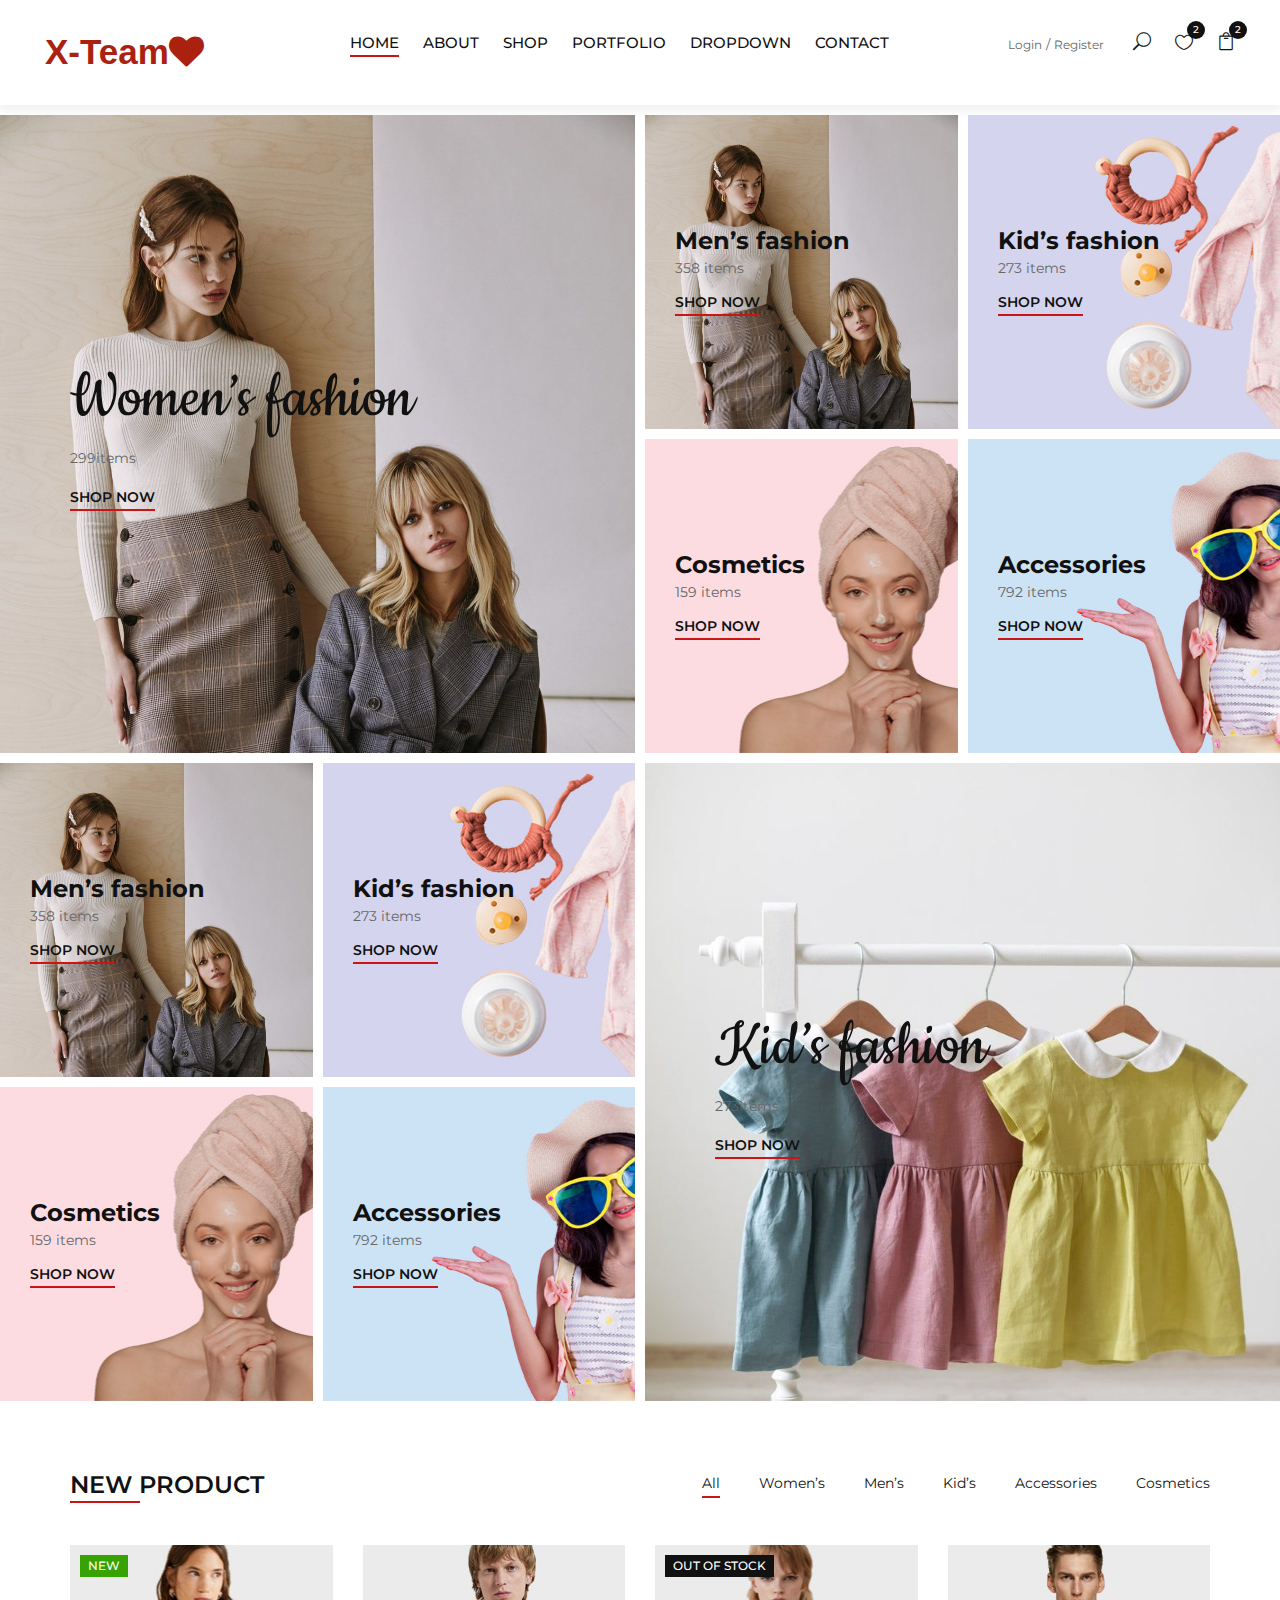
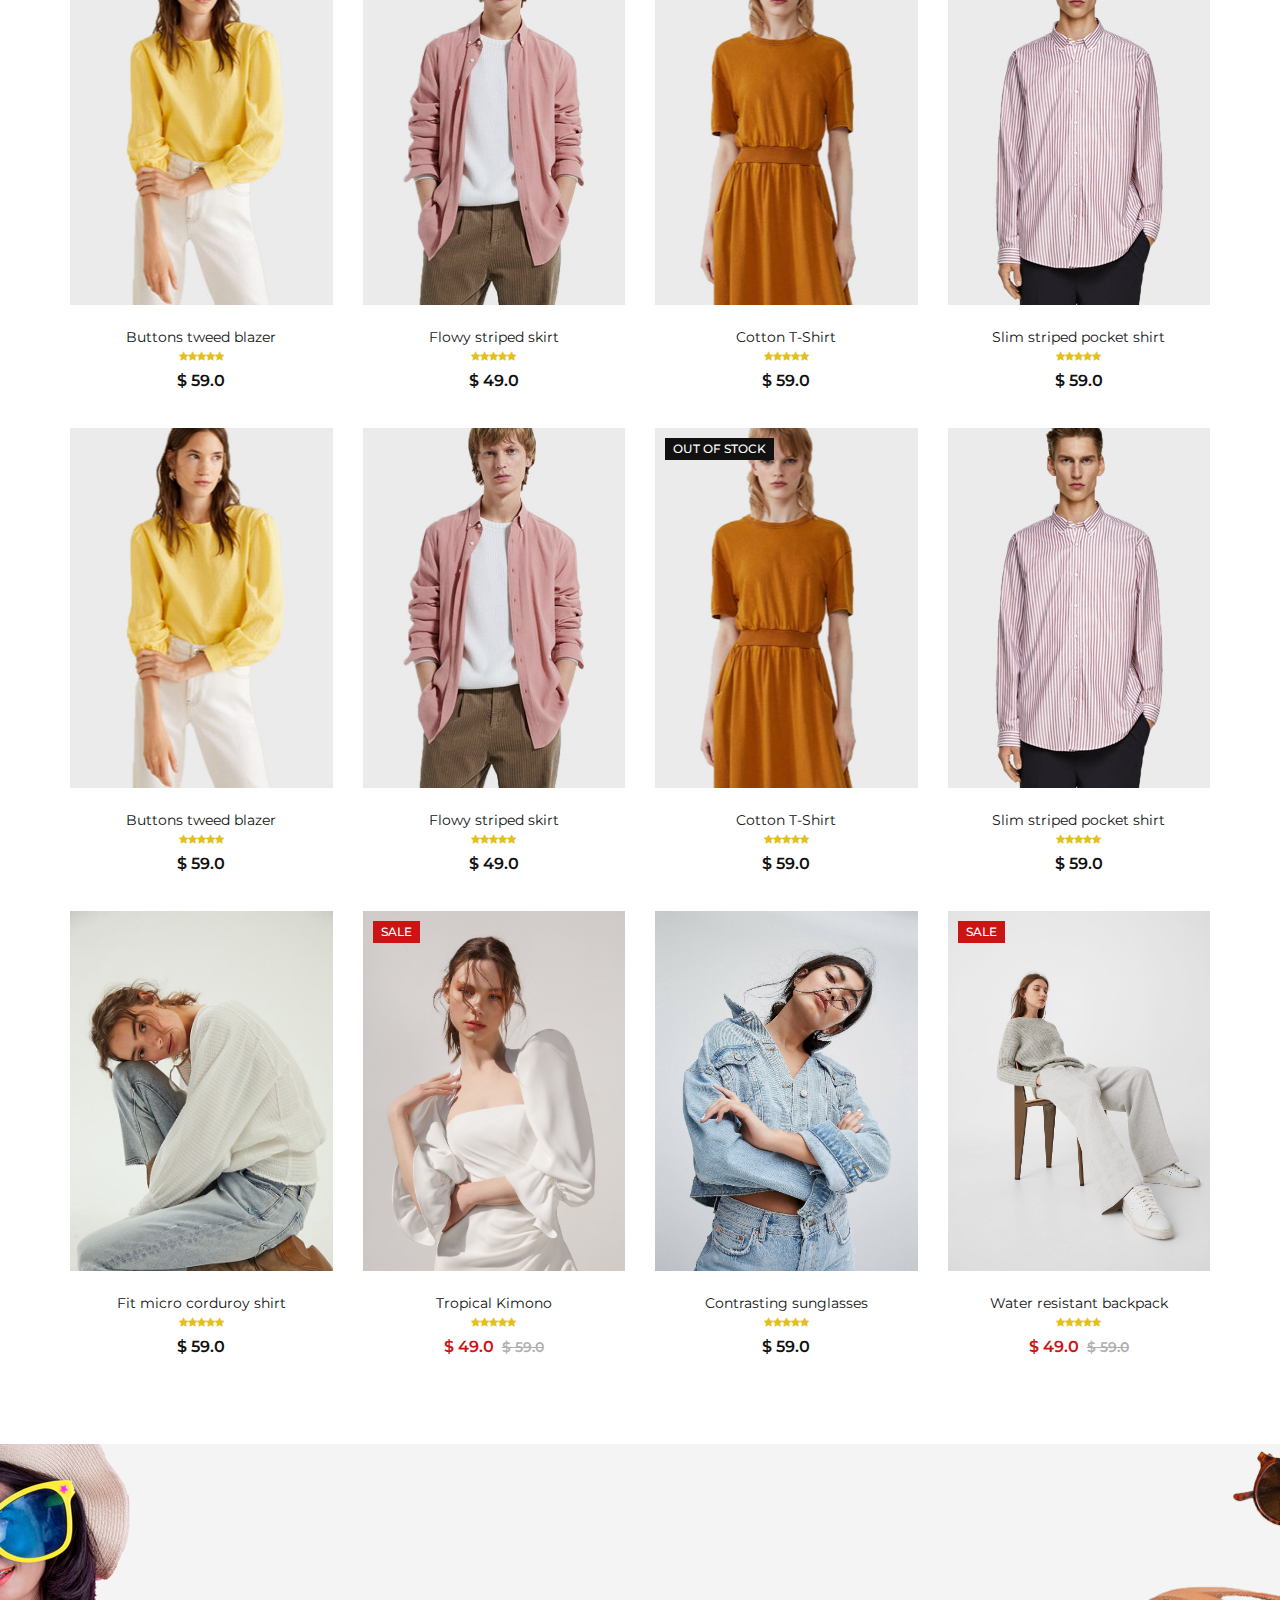
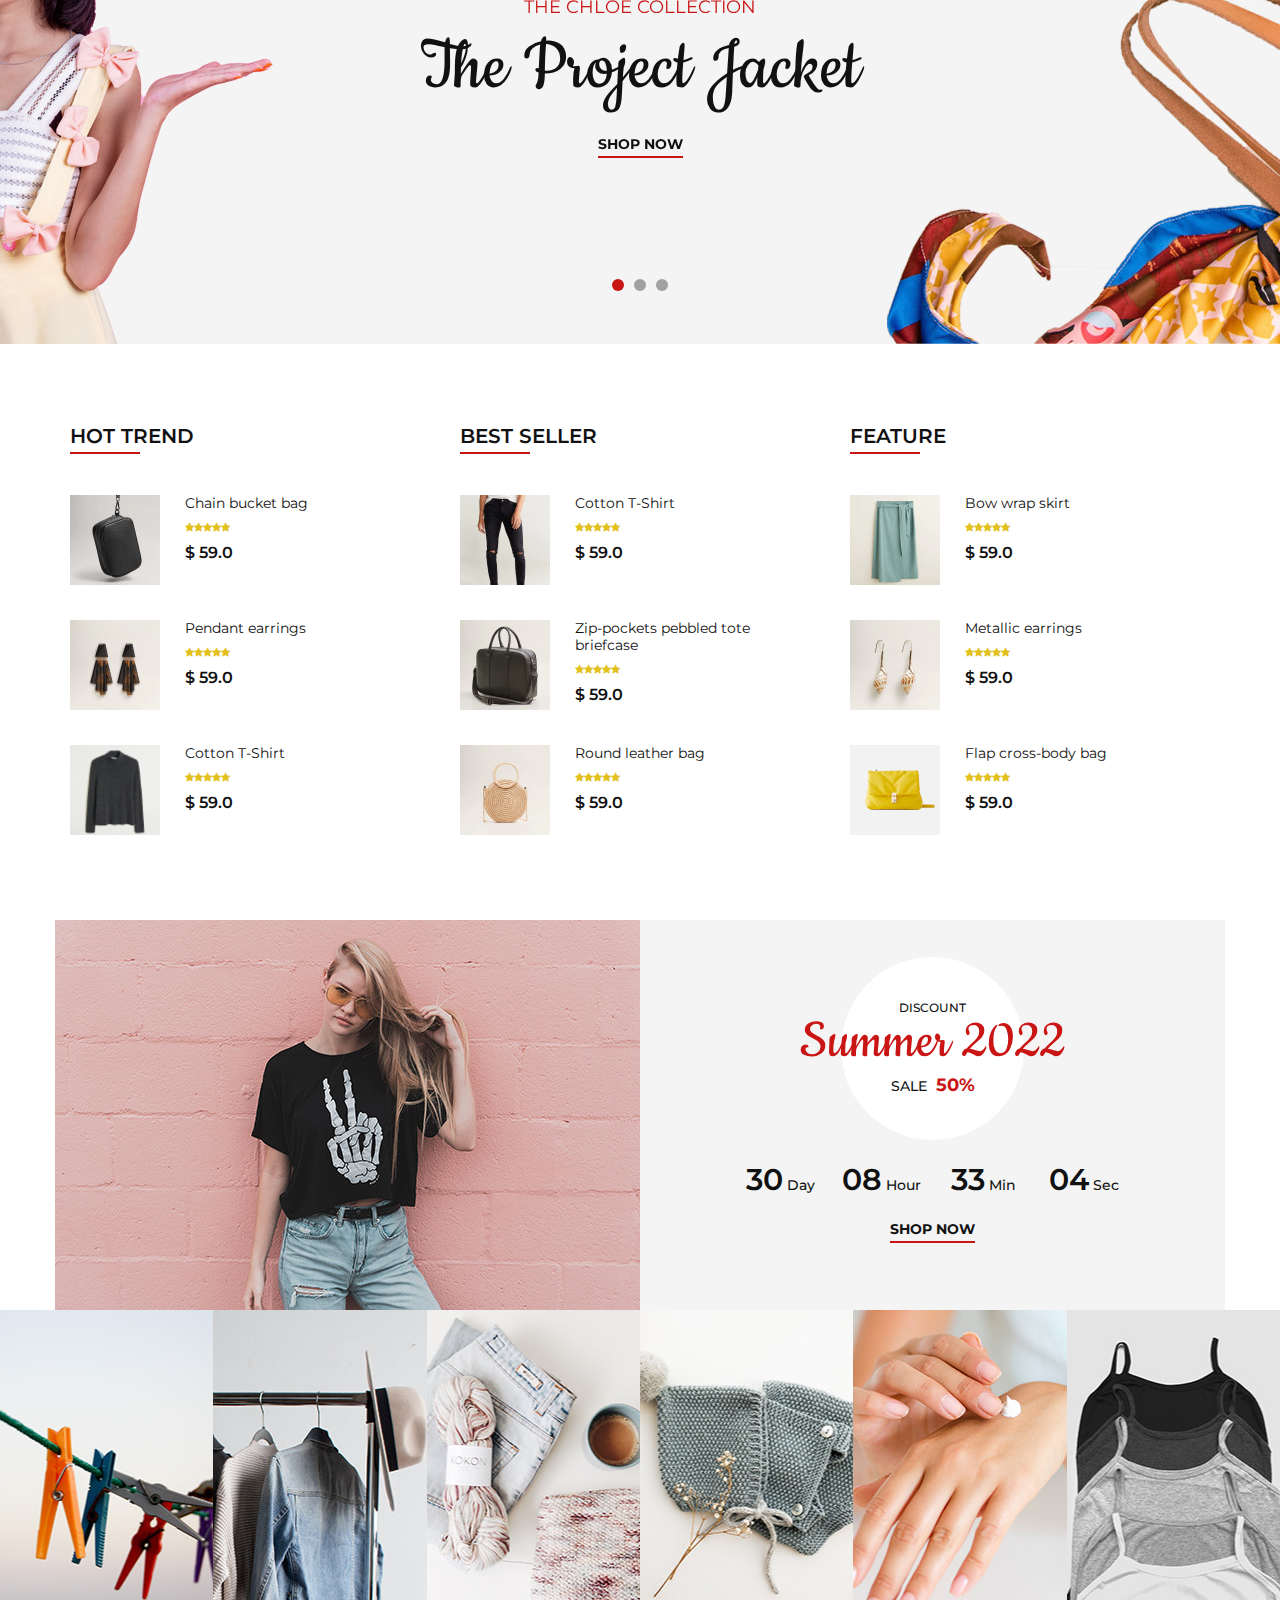
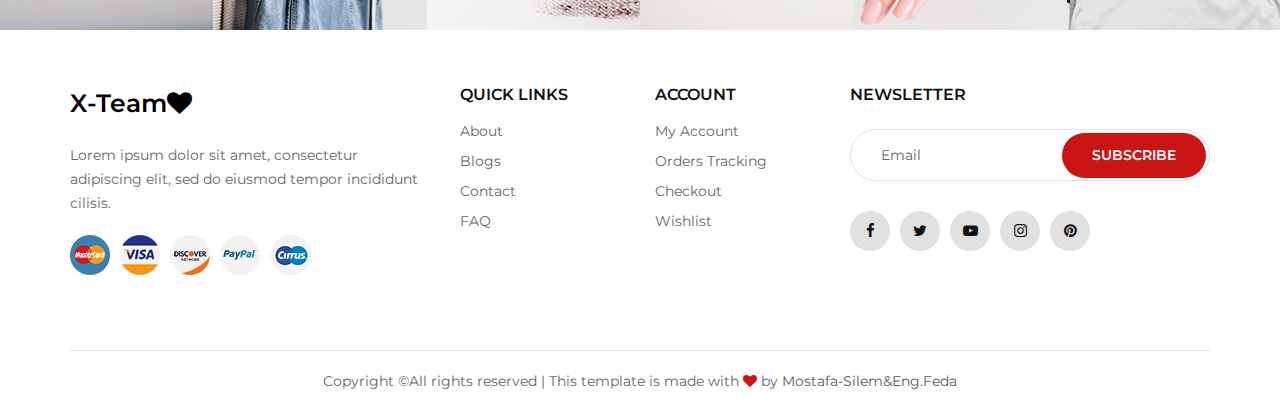
<file: index.html>
<!DOCTYPE html>
<html lang="zxx">

<head>
    <meta charset="UTF-8">
    <meta name="description" content="Ashion Template">
    <meta name="keywords" content="Ashion, unica, creative, html">
    <meta name="viewport" content="width=device-width, initial-scale=1.0">
    <meta http-equiv="X-UA-Compatible" content="ie=edge">
    <title>X-Team | E-commerce</title>

    <!-- Google Font -->
    <link href="https://fonts.googleapis.com/css2?family=Cookie&display=swap" rel="stylesheet">
    <link href="https://fonts.googleapis.com/css2?family=Montserrat:wght@400;500;600;700;800;900&display=swap"
    rel="stylesheet">

    <!-- Css Styles -->
    <link rel="stylesheet" href="css/bootstrap.min.css" type="text/css">
    <link rel="stylesheet" href="css/font-awesome.min.css" type="text/css">
    <link rel="stylesheet" href="css/elegant-icons.css" type="text/css">
    <link rel="stylesheet" href="css/jquery-ui.min.css" type="text/css">
    <link rel="stylesheet" href="css/magnific-popup.css" type="text/css">
    <link rel="stylesheet" href="css/owl.carousel.min.css" type="text/css">
    <link rel="stylesheet" href="css/slicknav.min.css" type="text/css">
    <link rel="stylesheet" href="css/style.css" type="text/css">
</head>

<body>
    <!-- Page Preloder -->
    <div id="preloder">
        <div class="loader"></div>
    </div>

    <!-- Start Menu Begin -->
    <div class="offcanvas-menu-overlay"></div>
    <div class="offcanvas-menu-wrapper">
        <div class="offcanvas__close">+</div>
        <ul class="offcanvas__widget">
            <li><span class="icon_search search-switch"></span></li>
            <li><a href="#"><span class="icon_heart_alt"></span>
                <div class="tip">2</div>
            </a></li>
            <li><a href="#"><span class="icon_bag_alt"></span>
                <div class="tip">2</div>
            </a></li>
        </ul>
        <div class="offcanvas__logo">
            <a href="./index.html">X-Team<i class="fa fa-heart" aria-hidden="true"></i></a>
        </div>
        <div id="mobile-menu-wrap"></div>
        <div class="offcanvas__auth">
            <a href="./login.html">Login</a>
            <a href="./register.html">Register</a>
        </div>
    </div>
    <!-- End Menu End -->

    <!-- Header Section Begin -->
    <header class="header">
        <div class="container-fluid">
            <div class="row">
                <div class="col-xl-3 col-lg-2">
                    <div class="header__logo">
                        <a class="link-logo" href="./index.html">X-Team<i class="fa fa-heart" aria-hidden="true"></i></a>
                    </div>
                </div>
                <div class="col-xl-6 col-lg-7">
                    <nav class="header__menu">
                        <ul>
                            <li class="active"><a href="./index.html">Home</a></li>
                            <li><a href="#">About</a></li>
                            <li><a href="./shop.html">Shop</a></li>
                            <li><a href="#">Portfolio</a></li>
                            <li><a href="#">Dropdown</a>
                                <ul class="dropdown">
                                    <li><a href="./product-details.html">Product Details</a></li>
                                    <li><a href="./shop-cart.html">Shop Cart</a></li>
                                    <li><a href="./checkout.html">Checkout</a></li>
                                    <li><a href="./blog-details.html">Blog Details</a></li>
                                </ul>
                            </li>
                            <li><a href="./contact.html">Contact</a></li>
                        </ul>
                    </nav>
                </div>
                <div class="col-lg-3">
                    <div class="header__right">
                        <div class="header__right__auth">
                            <a href="./login.html">Login</a>
                            <a href="./register.html">Register</a>
                        </div>
                        <ul class="header__right__widget">
                            <li><span class="icon_search search-switch"></span></li>
                            <li><a href="#"><span class="icon_heart_alt"></span>
                                <div class="tip">2</div>
                            </a></li>
                            <li><a href="#"><span class="icon_bag_alt"></span>
                                <div class="tip">2</div>
                            </a></li>
                        </ul>
                    </div>
                </div>
            </div>
            <div class="canvas__open">
                <i class="fa fa-bars"></i>
            </div>
        </div>
    </header>
    <!-- Header Section End -->

    <!-- Categories Section Begin -->
    <section class="categories">
        <div class="container-fluid">
            <div class="row">
                <div class="col-lg-6 p-0">
                    <div class="categories__item categories__large__item set-bg"
                    data-setbg="img/categories/category-2.jpg">
                    <div class="categories__text">
                        <h1>Women’s fashion</h1>
                        <p>299items</p>
                        <a href="#">Shop now</a>
                    </div>
                </div>
            </div>
            <div class="col-lg-6">
                <div class="row">
                    <div class="col-lg-6 col-md-6 col-sm-6 p-0">
                        <div class="categories__item set-bg" data-setbg="img/categories/category-2.jpg">
                            <div class="categories__text">
                                <h4>Men’s fashion</h4>
                                <p>358 items</p>
                                <a href="#">Shop now</a>
                            </div>
                        </div>
                    </div>
                    <div class="col-lg-6 col-md-6 col-sm-6 p-0">
                        <div class="categories__item set-bg" data-setbg="img/categories/category-3.jpg">
                            <div class="categories__text">
                                <h4>Kid’s fashion</h4>
                                <p>273 items</p>
                                <a href="#">Shop now</a>
                            </div>
                        </div>
                    </div>
                    <div class="col-lg-6 col-md-6 col-sm-6 p-0">
                        <div class="categories__item set-bg" data-setbg="img/categories/category-4.jpg">
                            <div class="categories__text">
                                <h4>Cosmetics</h4>
                                <p>159 items</p>
                                <a href="#">Shop now</a>
                            </div>
                        </div>
                    </div>
                    <div class="col-lg-6 col-md-6 col-sm-6 p-0">
                        <div class="categories__item set-bg" data-setbg="img/categories/category-5.jpg">
                            <div class="categories__text">
                                <h4>Accessories</h4>
                                <p>792 items</p>
                                <a href="#">Shop now</a>
                            </div>
                        </div>
                    </div>
                </div>
            </div>
        </div>
    </div>
    <div class="container-fluid">
        <div class="row">
            <div class="col-lg-6">
                <div class="row">
                    <div class="col-lg-6 col-md-6 col-sm-6 p-0">
                        <div class="categories__item set-bg" data-setbg="img/categories/category-2.jpg">
                            <div class="categories__text">
                                <h4>Men’s fashion</h4>
                                <p>358 items</p>
                                <a href="#">Shop now</a>
                            </div>
                        </div>
                    </div>
                    <div class="col-lg-6 col-md-6 col-sm-6 p-0">
                        <div class="categories__item set-bg" data-setbg="img/categories/category-3.jpg">
                            <div class="categories__text">
                                <h4>Kid’s fashion</h4>
                                <p>273 items</p>
                                <a href="#">Shop now</a>
                            </div>
                        </div>
                    </div>
                    <div class="col-lg-6 col-md-6 col-sm-6 p-0">
                        <div class="categories__item set-bg" data-setbg="img/categories/category-4.jpg">
                            <div class="categories__text">
                                <h4>Cosmetics</h4>
                                <p>159 items</p>
                                <a href="#">Shop now</a>
                            </div>
                        </div>
                    </div>
                    <div class="col-lg-6 col-md-6 col-sm-6 p-0">
                        <div class="categories__item set-bg" data-setbg="img/categories/category-5.jpg">
                            <div class="categories__text">
                                <h4>Accessories</h4>
                                <p>792 items</p>
                                <a href="#">Shop now</a>
                            </div>
                        </div>
                    </div>
                </div>
            </div>
        <div class="col-lg-6 p-0">
            <div class="categories__item categories__large__item set-bg"
            data-setbg="img/categories/category-8.jpg">
            <div class="categories__text">
                <h1>Kid’s fashion</h1>
                <p>273items</p>
                <a href="#">Shop now</a>
            </div>
        </div>
    </div>
    </div>
</div>
</section>
<!-- Categories Section End -->

<!-- Start Product Section Begin -->
<section class="product spad">
    <div class="container">
        <div class="row">
            <div class="col-lg-4 col-md-4">
                <div class="section-title">
                    <h4>New product</h4>
                </div>
            </div>
            <div class="col-lg-8 col-md-8">
                <ul class="filter__controls">
                    <li class="active" data-filter="*">All</li>
                    <li data-filter=".women">Women’s</li>
                    <li data-filter=".men">Men’s</li>
                    <li data-filter=".kid">Kid’s</li>
                    <li data-filter=".accessories">Accessories</li>
                    <li data-filter=".cosmetic">Cosmetics</li>
                </ul>
            </div>
        </div>
        <div class="row property__gallery">
            <div class="col-lg-3 col-md-4 col-sm-6 mix women">
                <div class="product__item">
                    <div class="product__item__pic set-bg" data-setbg="img/product/product-1.jpg">
                        <div class="label new">New</div>
                        <ul class="product__hover">
                            <li><a href="img/product/product-1.jpg" class="image-popup"><span class="arrow_expand"></span></a></li>
                            <li><a href="#"><span class="icon_heart_alt"></span></a></li>
                            <li><a href="#"><span class="icon_bag_alt"></span></a></li>
                        </ul>
                    </div>
                    <div class="product__item__text">
                        <h6><a href="#">Buttons tweed blazer</a></h6>
                        <div class="rating">
                            <i class="fa fa-star"></i>
                            <i class="fa fa-star"></i>
                            <i class="fa fa-star"></i>
                            <i class="fa fa-star"></i>
                            <i class="fa fa-star"></i>
                        </div>
                        <div class="product__price">$ 59.0</div>
                    </div>
                </div>
            </div>
            <div class="col-lg-3 col-md-4 col-sm-6 mix men">
                <div class="product__item">
                    <div class="product__item__pic set-bg" data-setbg="img/product/product-2.jpg">
                        <ul class="product__hover">
                            <li><a href="img/product/product-2.jpg" class="image-popup"><span class="arrow_expand"></span></a></li>
                            <li><a href="#"><span class="icon_heart_alt"></span></a></li>
                            <li><a href="#"><span class="icon_bag_alt"></span></a></li>
                        </ul>
                    </div>
                    <div class="product__item__text">
                        <h6><a href="#">Flowy striped skirt</a></h6>
                        <div class="rating">
                            <i class="fa fa-star"></i>
                            <i class="fa fa-star"></i>
                            <i class="fa fa-star"></i>
                            <i class="fa fa-star"></i>
                            <i class="fa fa-star"></i>
                        </div>
                        <div class="product__price">$ 49.0</div>
                    </div>
                </div>
            </div>
            <div class="col-lg-3 col-md-4 col-sm-6 mix accessories">
                <div class="product__item">
                    <div class="product__item__pic set-bg" data-setbg="img/product/product-3.jpg">
                        <div class="label stockout">out of stock</div>
                        <ul class="product__hover">
                            <li><a href="img/product/product-3.jpg" class="image-popup"><span class="arrow_expand"></span></a></li>
                            <li><a href="#"><span class="icon_heart_alt"></span></a></li>
                            <li><a href="#"><span class="icon_bag_alt"></span></a></li>
                        </ul>
                    </div>
                    <div class="product__item__text">
                        <h6><a href="#">Cotton T-Shirt</a></h6>
                        <div class="rating">
                            <i class="fa fa-star"></i>
                            <i class="fa fa-star"></i>
                            <i class="fa fa-star"></i>
                            <i class="fa fa-star"></i>
                            <i class="fa fa-star"></i>
                        </div>
                        <div class="product__price">$ 59.0</div>
                    </div>
                </div>
            </div>
            <div class="col-lg-3 col-md-4 col-sm-6 mix cosmetic">
                <div class="product__item">
                    <div class="product__item__pic set-bg" data-setbg="img/product/product-4.jpg">
                        <ul class="product__hover">
                            <li><a href="img/product/product-4.jpg" class="image-popup"><span class="arrow_expand"></span></a></li>
                            <li><a href="#"><span class="icon_heart_alt"></span></a></li>
                            <li><a href="#"><span class="icon_bag_alt"></span></a></li>
                        </ul>
                    </div>
                    <div class="product__item__text">
                        <h6><a href="#">Slim striped pocket shirt</a></h6>
                        <div class="rating">
                            <i class="fa fa-star"></i>
                            <i class="fa fa-star"></i>
                            <i class="fa fa-star"></i>
                            <i class="fa fa-star"></i>
                            <i class="fa fa-star"></i>
                        </div>
                        <div class="product__price">$ 59.0</div>
                    </div>
                </div>
            </div>
            <div class="col-lg-3 col-md-4 col-sm-6 mix women">
                <div class="product__item">
                    <div class="product__item__pic set-bg" data-setbg="img/product/product-1.jpg">
                        <ul class="product__hover">
                            <li><a href="img/product/product-1.jpg" class="image-popup"><span class="arrow_expand"></span></a></li>
                            <li><a href="#"><span class="icon_heart_alt"></span></a></li>
                            <li><a href="#"><span class="icon_bag_alt"></span></a></li>
                        </ul>
                    </div>
                    <div class="product__item__text">
                        <h6><a href="#">Buttons tweed blazer</a></h6>
                        <div class="rating">
                            <i class="fa fa-star"></i>
                            <i class="fa fa-star"></i>
                            <i class="fa fa-star"></i>
                            <i class="fa fa-star"></i>
                            <i class="fa fa-star"></i>
                        </div>
                        <div class="product__price">$ 59.0</div>
                    </div>
                </div>
            </div>
            <div class="col-lg-3 col-md-4 col-sm-6 mix men">
                <div class="product__item">
                    <div class="product__item__pic set-bg" data-setbg="img/product/product-2.jpg">
                        <ul class="product__hover">
                            <li><a href="img/product/product-2.jpg" class="image-popup"><span class="arrow_expand"></span></a></li>
                            <li><a href="#"><span class="icon_heart_alt"></span></a></li>
                            <li><a href="#"><span class="icon_bag_alt"></span></a></li>
                        </ul>
                    </div>
                    <div class="product__item__text">
                        <h6><a href="#">Flowy striped skirt</a></h6>
                        <div class="rating">
                            <i class="fa fa-star"></i>
                            <i class="fa fa-star"></i>
                            <i class="fa fa-star"></i>
                            <i class="fa fa-star"></i>
                            <i class="fa fa-star"></i>
                        </div>
                        <div class="product__price">$ 49.0</div>
                    </div>
                </div>
            </div>
            <div class="col-lg-3 col-md-4 col-sm-6 mix accessories">
                <div class="product__item">
                    <div class="product__item__pic set-bg" data-setbg="img/product/product-3.jpg">
                        <div class="label stockout">out of stock</div>
                        <ul class="product__hover">
                            <li><a href="img/product/product-3.jpg" class="image-popup"><span class="arrow_expand"></span></a></li>
                            <li><a href="#"><span class="icon_heart_alt"></span></a></li>
                            <li><a href="#"><span class="icon_bag_alt"></span></a></li>
                        </ul>
                    </div>
                    <div class="product__item__text">
                        <h6><a href="#">Cotton T-Shirt</a></h6>
                        <div class="rating">
                            <i class="fa fa-star"></i>
                            <i class="fa fa-star"></i>
                            <i class="fa fa-star"></i>
                            <i class="fa fa-star"></i>
                            <i class="fa fa-star"></i>
                        </div>
                        <div class="product__price">$ 59.0</div>
                    </div>
                </div>
            </div>
            <div class="col-lg-3 col-md-4 col-sm-6 mix cosmetic">
                <div class="product__item">
                    <div class="product__item__pic set-bg" data-setbg="img/product/product-4.jpg">
                        <ul class="product__hover">
                            <li><a href="img/product/product-4.jpg" class="image-popup"><span class="arrow_expand"></span></a></li>
                            <li><a href="#"><span class="icon_heart_alt"></span></a></li>
                            <li><a href="#"><span class="icon_bag_alt"></span></a></li>
                        </ul>
                    </div>
                    <div class="product__item__text">
                        <h6><a href="#">Slim striped pocket shirt</a></h6>
                        <div class="rating">
                            <i class="fa fa-star"></i>
                            <i class="fa fa-star"></i>
                            <i class="fa fa-star"></i>
                            <i class="fa fa-star"></i>
                            <i class="fa fa-star"></i>
                        </div>
                        <div class="product__price">$ 59.0</div>
                    </div>
                </div>
            </div>
            <div class="col-lg-3 col-md-4 col-sm-6 mix kid">
                <div class="product__item">
                    <div class="product__item__pic set-bg" data-setbg="img/product/product-5.jpg">
                        <ul class="product__hover">
                            <li><a href="img/product/product-5.jpg" class="image-popup"><span class="arrow_expand"></span></a></li>
                            <li><a href="#"><span class="icon_heart_alt"></span></a></li>
                            <li><a href="#"><span class="icon_bag_alt"></span></a></li>
                        </ul>
                    </div>
                    <div class="product__item__text">
                        <h6><a href="#">Fit micro corduroy shirt</a></h6>
                        <div class="rating">
                            <i class="fa fa-star"></i>
                            <i class="fa fa-star"></i>
                            <i class="fa fa-star"></i>
                            <i class="fa fa-star"></i>
                            <i class="fa fa-star"></i>
                        </div>
                        <div class="product__price">$ 59.0</div>
                    </div>
                </div>
            </div>
            <div class="col-lg-3 col-md-4 col-sm-6 mix women men kid accessories cosmetic">
                <div class="product__item sale">
                    <div class="product__item__pic set-bg" data-setbg="img/product/product-6.jpg">
                        <div class="label sale">Sale</div>
                        <ul class="product__hover">
                            <li><a href="img/product/product-6.jpg" class="image-popup"><span class="arrow_expand"></span></a></li>
                            <li><a href="#"><span class="icon_heart_alt"></span></a></li>
                            <li><a href="#"><span class="icon_bag_alt"></span></a></li>
                        </ul>
                    </div>
                    <div class="product__item__text">
                        <h6><a href="#">Tropical Kimono</a></h6>
                        <div class="rating">
                            <i class="fa fa-star"></i>
                            <i class="fa fa-star"></i>
                            <i class="fa fa-star"></i>
                            <i class="fa fa-star"></i>
                            <i class="fa fa-star"></i>
                        </div>
                        <div class="product__price">$ 49.0 <span>$ 59.0</span></div>
                    </div>
                </div>
            </div>
            <div class="col-lg-3 col-md-4 col-sm-6 mix women men kid accessories cosmetic">
                <div class="product__item">
                    <div class="product__item__pic set-bg" data-setbg="img/product/product-7.jpg">
                        <ul class="product__hover">
                            <li><a href="img/product/product-7.jpg" class="image-popup"><span class="arrow_expand"></span></a></li>
                            <li><a href="#"><span class="icon_heart_alt"></span></a></li>
                            <li><a href="#"><span class="icon_bag_alt"></span></a></li>
                        </ul>
                    </div>
                    <div class="product__item__text">
                        <h6><a href="#">Contrasting sunglasses</a></h6>
                        <div class="rating">
                            <i class="fa fa-star"></i>
                            <i class="fa fa-star"></i>
                            <i class="fa fa-star"></i>
                            <i class="fa fa-star"></i>
                            <i class="fa fa-star"></i>
                        </div>
                        <div class="product__price">$ 59.0</div>
                    </div>
                </div>
            </div>
            <div class="col-lg-3 col-md-4 col-sm-6 mix women men kid accessories cosmetic">
                <div class="product__item sale">
                    <div class="product__item__pic set-bg" data-setbg="img/product/product-8.jpg">
                        <div class="label">Sale</div>
                        <ul class="product__hover">
                            <li><a href="img/product/product-8.jpg" class="image-popup"><span class="arrow_expand"></span></a></li>
                            <li><a href="#"><span class="icon_heart_alt"></span></a></li>
                            <li><a href="#"><span class="icon_bag_alt"></span></a></li>
                        </ul>
                    </div>
                    <div class="product__item__text">
                        <h6><a href="#">Water resistant backpack</a></h6>
                        <div class="rating">
                            <i class="fa fa-star"></i>
                            <i class="fa fa-star"></i>
                            <i class="fa fa-star"></i>
                            <i class="fa fa-star"></i>
                            <i class="fa fa-star"></i>
                        </div>
                        <div class="product__price">$ 49.0 <span>$ 59.0</span></div>
                    </div>
                </div>
            </div>
        </div>
    </div>
</section>
<!-- Product Section End -->

<!-- Banner Section Begin -->
<section class="banner set-bg" data-setbg="img/banner/banner-1.jpg">
    <div class="container">
        <div class="row">
            <div class="col-xl-7 col-lg-8 m-auto">
                <div class="banner__slider owl-carousel">
                    <div class="banner__item">
                        <div class="banner__text">
                            <span>The Chloe Collection</span>
                            <h1>The Project Jacket</h1>
                            <a href="#">Shop now</a>
                        </div>
                    </div>
                    <div class="banner__item">
                        <div class="banner__text">
                            <span>The Chloe Collection</span>
                            <h1>The Project Jacket</h1>
                            <a href="#">Shop now</a>
                        </div>
                    </div>
                    <div class="banner__item">
                        <div class="banner__text">
                            <span>The Chloe Collection</span>
                            <h1>The Project Jacket</h1>
                            <a href="#">Shop now</a>
                        </div>
                    </div>
                </div>
            </div>
        </div>
    </div>
</section>
<!-- Banner Section End -->

<!-- Trend Section Begin -->
<section class="trend spad">
    <div class="container">
        <div class="row">
            <div class="col-lg-4 col-md-4 col-sm-6">
                <div class="trend__content">
                    <div class="section-title">
                        <h4>Hot Trend</h4>
                    </div>
                    <div class="trend__item">
                        <div class="trend__item__pic">
                            <img src="img/trend/ht-1.jpg" alt="">
                        </div>
                        <div class="trend__item__text">
                            <h6>Chain bucket bag</h6>
                            <div class="rating">
                                <i class="fa fa-star"></i>
                                <i class="fa fa-star"></i>
                                <i class="fa fa-star"></i>
                                <i class="fa fa-star"></i>
                                <i class="fa fa-star"></i>
                            </div>
                            <div class="product__price">$ 59.0</div>
                        </div>
                    </div>
                    <div class="trend__item">
                        <div class="trend__item__pic">
                            <img src="img/trend/ht-2.jpg" alt="">
                        </div>
                        <div class="trend__item__text">
                            <h6>Pendant earrings</h6>
                            <div class="rating">
                                <i class="fa fa-star"></i>
                                <i class="fa fa-star"></i>
                                <i class="fa fa-star"></i>
                                <i class="fa fa-star"></i>
                                <i class="fa fa-star"></i>
                            </div>
                            <div class="product__price">$ 59.0</div>
                        </div>
                    </div>
                    <div class="trend__item">
                        <div class="trend__item__pic">
                            <img src="img/trend/ht-3.jpg" alt="">
                        </div>
                        <div class="trend__item__text">
                            <h6>Cotton T-Shirt</h6>
                            <div class="rating">
                                <i class="fa fa-star"></i>
                                <i class="fa fa-star"></i>
                                <i class="fa fa-star"></i>
                                <i class="fa fa-star"></i>
                                <i class="fa fa-star"></i>
                            </div>
                            <div class="product__price">$ 59.0</div>
                        </div>
                    </div>
                </div>
            </div>
            <div class="col-lg-4 col-md-4 col-sm-6">
                <div class="trend__content">
                    <div class="section-title">
                        <h4>Best seller</h4>
                    </div>
                    <div class="trend__item">
                        <div class="trend__item__pic">
                            <img src="img/trend/bs-1.jpg" alt="">
                        </div>
                        <div class="trend__item__text">
                            <h6>Cotton T-Shirt</h6>
                            <div class="rating">
                                <i class="fa fa-star"></i>
                                <i class="fa fa-star"></i>
                                <i class="fa fa-star"></i>
                                <i class="fa fa-star"></i>
                                <i class="fa fa-star"></i>
                            </div>
                            <div class="product__price">$ 59.0</div>
                        </div>
                    </div>
                    <div class="trend__item">
                        <div class="trend__item__pic">
                            <img src="img/trend/bs-2.jpg" alt="">
                        </div>
                        <div class="trend__item__text">
                            <h6>Zip-pockets pebbled tote <br />briefcase</h6>
                            <div class="rating">
                                <i class="fa fa-star"></i>
                                <i class="fa fa-star"></i>
                                <i class="fa fa-star"></i>
                                <i class="fa fa-star"></i>
                                <i class="fa fa-star"></i>
                            </div>
                            <div class="product__price">$ 59.0</div>
                        </div>
                    </div>
                    <div class="trend__item">
                        <div class="trend__item__pic">
                            <img src="img/trend/bs-3.jpg" alt="">
                        </div>
                        <div class="trend__item__text">
                            <h6>Round leather bag</h6>
                            <div class="rating">
                                <i class="fa fa-star"></i>
                                <i class="fa fa-star"></i>
                                <i class="fa fa-star"></i>
                                <i class="fa fa-star"></i>
                                <i class="fa fa-star"></i>
                            </div>
                            <div class="product__price">$ 59.0</div>
                        </div>
                    </div>
                </div>
            </div>
            <div class="col-lg-4 col-md-4 col-sm-6">
                <div class="trend__content">
                    <div class="section-title">
                        <h4>Feature</h4>
                    </div>
                    <div class="trend__item">
                        <div class="trend__item__pic">
                            <img src="img/trend/f-1.jpg" alt="">
                        </div>
                        <div class="trend__item__text">
                            <h6>Bow wrap skirt</h6>
                            <div class="rating">
                                <i class="fa fa-star"></i>
                                <i class="fa fa-star"></i>
                                <i class="fa fa-star"></i>
                                <i class="fa fa-star"></i>
                                <i class="fa fa-star"></i>
                            </div>
                            <div class="product__price">$ 59.0</div>
                        </div>
                    </div>
                    <div class="trend__item">
                        <div class="trend__item__pic">
                            <img src="img/trend/f-2.jpg" alt="">
                        </div>
                        <div class="trend__item__text">
                            <h6>Metallic earrings</h6>
                            <div class="rating">
                                <i class="fa fa-star"></i>
                                <i class="fa fa-star"></i>
                                <i class="fa fa-star"></i>
                                <i class="fa fa-star"></i>
                                <i class="fa fa-star"></i>
                            </div>
                            <div class="product__price">$ 59.0</div>
                        </div>
                    </div>
                    <div class="trend__item">
                        <div class="trend__item__pic">
                            <img src="img/trend/f-3.jpg" alt="">
                        </div>
                        <div class="trend__item__text">
                            <h6>Flap cross-body bag</h6>
                            <div class="rating">
                                <i class="fa fa-star"></i>
                                <i class="fa fa-star"></i>
                                <i class="fa fa-star"></i>
                                <i class="fa fa-star"></i>
                                <i class="fa fa-star"></i>
                            </div>
                            <div class="product__price">$ 59.0</div>
                        </div>
                    </div>
                </div>
            </div>
        </div>
    </div>
</section>
<!-- Trend Section End -->

<!-- Discount Section Begin -->
<section class="discount">
    <div class="container">
        <div class="row">
            <div class="col-lg-6 p-0">
                <div class="discount__pic">
                    <img src="img/discount.jpg" alt="">
                </div>
            </div>
            <div class="col-lg-6 p-0">
                <div class="discount__text">
                    <div class="discount__text__title">
                        <span>Discount</span>
                        <h2>Summer 2022</h2>
                        <h5><span>Sale</span> 50%</h5>
                    </div>
                    <div class="discount__countdown" id="countdown-time">
                        <div class="countdown__item">
                            <span>22</span>
                            <p>Days</p>
                        </div>
                        <div class="countdown__item">
                            <span>18</span>
                            <p>Hour</p>
                        </div>
                        <div class="countdown__item">
                            <span>46</span>
                            <p>Min</p>
                        </div>
                        <div class="countdown__item">
                            <span>05</span>
                            <p>Sec</p>
                        </div>
                    </div>
                    <a href="#">Shop now</a>
                </div>
            </div>
        </div>
    </div>
</section>
<!-- Discount Section End -->
<!-- Instagram Begin -->
<div class="instagram">
    <div class="container-fluid">
        <div class="row">
            <div class="col-lg-2 col-md-4 col-sm-4 p-0">
                <div class="instagram__item set-bg" data-setbg="img/instagram/insta-1.jpg">
                    <div class="instagram__text">
                        <i class="fa fa-instagram"></i>
                        <a href="#">@ X_Team</a>
                    </div>
                </div>
            </div>
            <div class="col-lg-2 col-md-4 col-sm-4 p-0">
                <div class="instagram__item set-bg" data-setbg="img/instagram/insta-2.jpg">
                    <div class="instagram__text">
                        <i class="fa fa-instagram"></i>
                        <a href="#">@ X_Team</a>
                    </div>
                </div>
            </div>
            <div class="col-lg-2 col-md-4 col-sm-4 p-0">
                <div class="instagram__item set-bg" data-setbg="img/instagram/insta-3.jpg">
                    <div class="instagram__text">
                        <i class="fa fa-instagram"></i>
                        <a href="#">@ X_Team</a>
                    </div>
                </div>
            </div>
            <div class="col-lg-2 col-md-4 col-sm-4 p-0">
                <div class="instagram__item set-bg" data-setbg="img/instagram/insta-4.jpg">
                    <div class="instagram__text">
                        <i class="fa fa-instagram"></i>
                        <a href="#">@ X_Team</a>
                    </div>
                </div>
            </div>
            <div class="col-lg-2 col-md-4 col-sm-4 p-0">
                <div class="instagram__item set-bg" data-setbg="img/instagram/insta-5.jpg">
                    <div class="instagram__text">
                        <i class="fa fa-instagram"></i>
                        <a href="#">@ X_Team</a>
                    </div>
                </div>
            </div>
            <div class="col-lg-2 col-md-4 col-sm-4 p-0">
                <div class="instagram__item set-bg" data-setbg="img/instagram/insta-6.jpg">
                    <div class="instagram__text">
                        <i class="fa fa-instagram"></i>
                        <a href="#">@ X_Team</a>
                    </div>
                </div>
            </div>
        </div>
    </div>
</div>
<!-- Instagram End -->

<!-- Footer Section Begin -->
<footer class="footer">
    <div class="container">
        <div class="row">
            <div class="col-lg-4 col-md-6 col-sm-7">
                <div class="footer__about">
                    <div class="footer__logo">
                        <a class="link-footer" href="./index.html">X-Team<i class="fa fa-heart" aria-hidden="true"></i></a>
                    </div>
                    <p>Lorem ipsum dolor sit amet, consectetur adipiscing elit, sed do eiusmod tempor incididunt
                    cilisis.</p>
                    <div class="footer__payment">
                        <a href="#"><img src="img/payment/payment-1.png" alt=""></a>
                        <a href="#"><img src="img/payment/payment-2.png" alt=""></a>
                        <a href="#"><img src="img/payment/payment-3.png" alt=""></a>
                        <a href="#"><img src="img/payment/payment-4.png" alt=""></a>
                        <a href="#"><img src="img/payment/payment-5.png" alt=""></a>
                    </div>
                </div>
            </div>
            <div class="col-lg-2 col-md-3 col-sm-5">
                <div class="footer__widget">
                    <h6>Quick links</h6>
                    <ul>
                        <li><a href="#">About</a></li>
                        <li><a href="#">Blogs</a></li>
                        <li><a href="#">Contact</a></li>
                        <li><a href="#">FAQ</a></li>
                    </ul>
                </div>
            </div>
            <div class="col-lg-2 col-md-3 col-sm-4">
                <div class="footer__widget">
                    <h6>Account</h6>
                    <ul>
                        <li><a href="#">My Account</a></li>
                        <li><a href="#">Orders Tracking</a></li>
                        <li><a href="#">Checkout</a></li>
                        <li><a href="#">Wishlist</a></li>
                    </ul>
                </div>
            </div>
            <div class="col-lg-4 col-md-8 col-sm-8">
                <div class="footer__newslatter">
                    <h6>NEWSLETTER</h6>
                    <form action="#">
                        <input type="text" placeholder="Email">
                        <button type="submit" class="site-btn">Subscribe</button>
                    </form>
                    <div class="footer__social">
                        <a href="#"><i class="fa fa-facebook"></i></a>
                        <a href="#"><i class="fa fa-twitter"></i></a>
                        <a href="#"><i class="fa fa-youtube-play"></i></a>
                        <a href="#"><i class="fa fa-instagram"></i></a>
                        <a href="#"><i class="fa fa-pinterest"></i></a>
                    </div>
                </div>
            </div>
        </div>
        <div class="row">
            <div class="col-lg-12">
                <!-- X-TEAM -->
                <div class="footer__copyright__text">
                    <p>Copyright &copy;All rights reserved | This template is made with <i class="fa fa-heart" aria-hidden="true"></i> by <a href="https://colorlib.com" target="_blank">Mostafa-Silem&Eng.Feda</a></p>
                </div>
                <!-- X-TEAM -->
            </div>
        </div>
    </div>
</footer>
<!-- Footer Section End -->

<!-- Js Plugins -->
<script src="js/jquery-3.3.1.min.js"></script>
<script src="js/bootstrap.min.js"></script>
<script src="js/jquery.magnific-popup.min.js"></script>
<script src="js/jquery-ui.min.js"></script>
<script src="js/mixitup.min.js"></script>
<script src="js/jquery.countdown.min.js"></script>
<script src="js/jquery.slicknav.js"></script>
<script src="js/owl.carousel.min.js"></script>
<script src="js/jquery.nicescroll.min.js"></script>
<script src="js/main.js"></script>
</body>

</html>
</file>
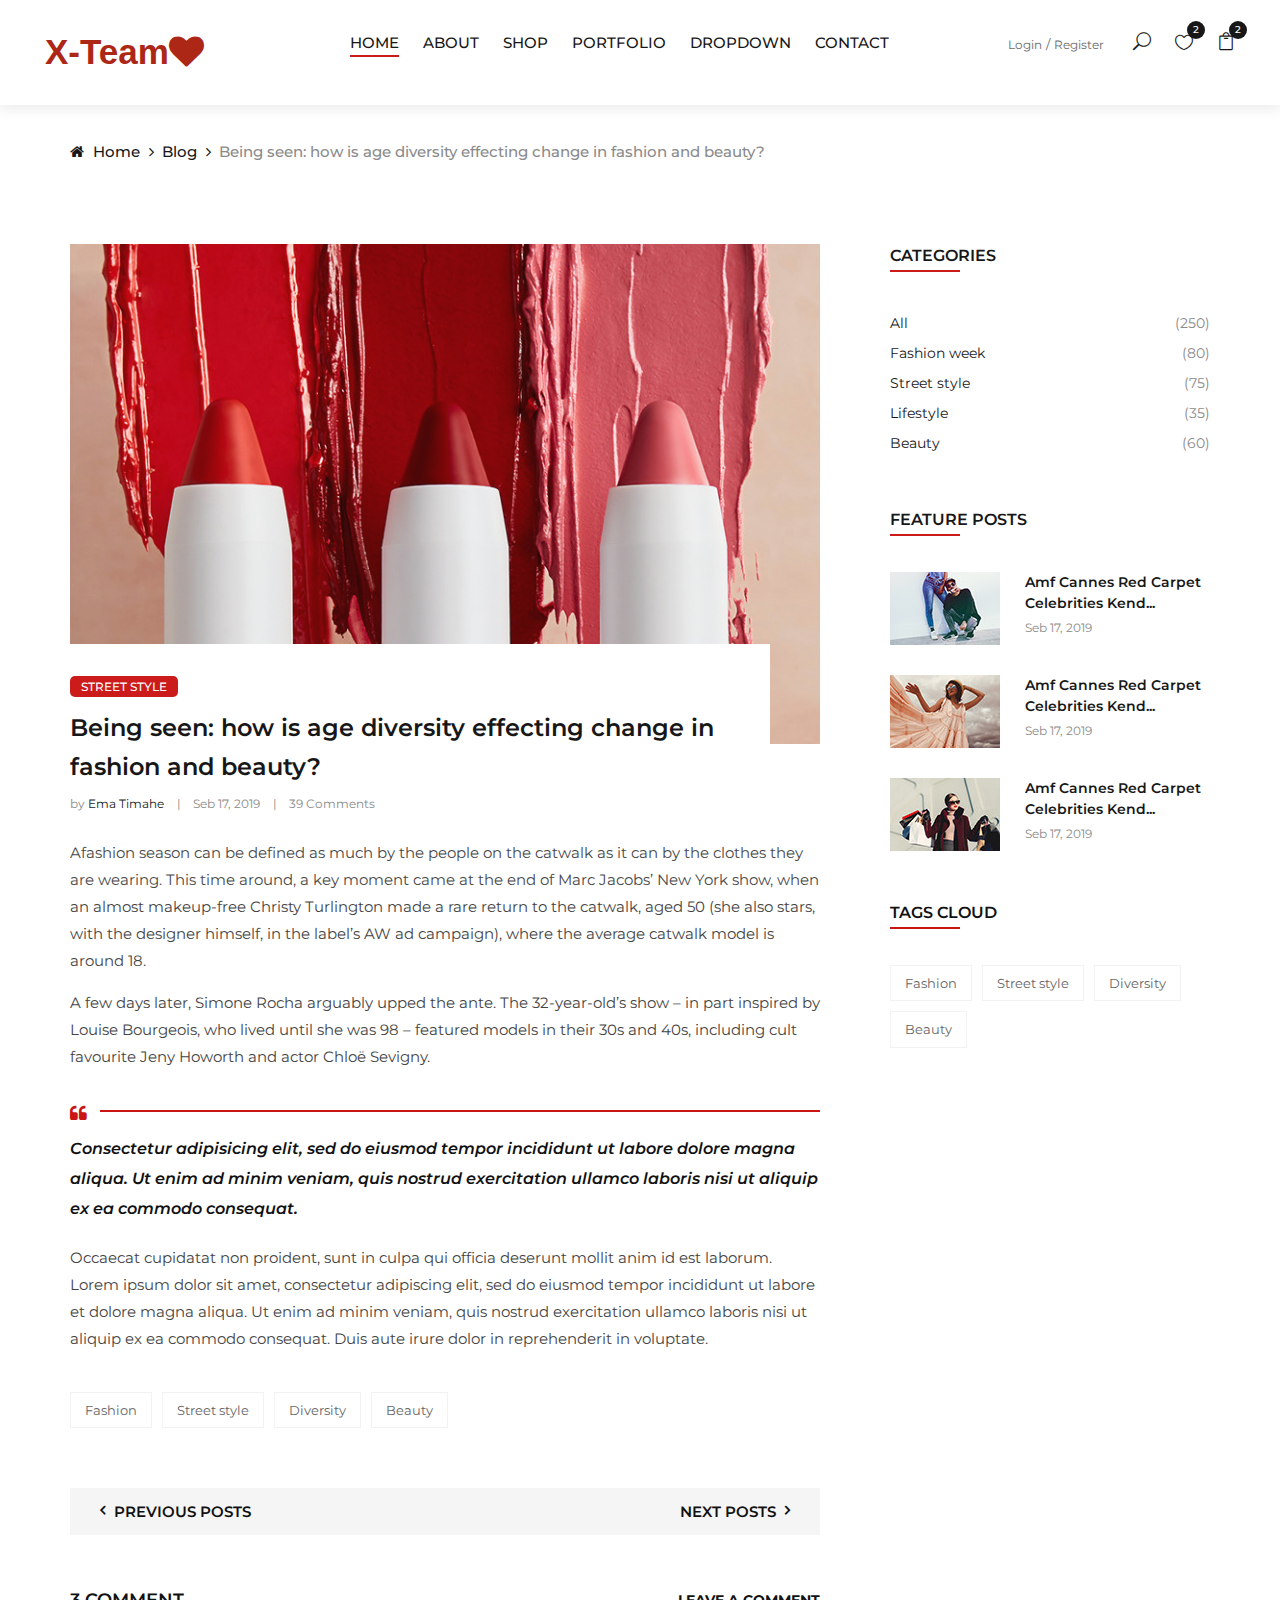
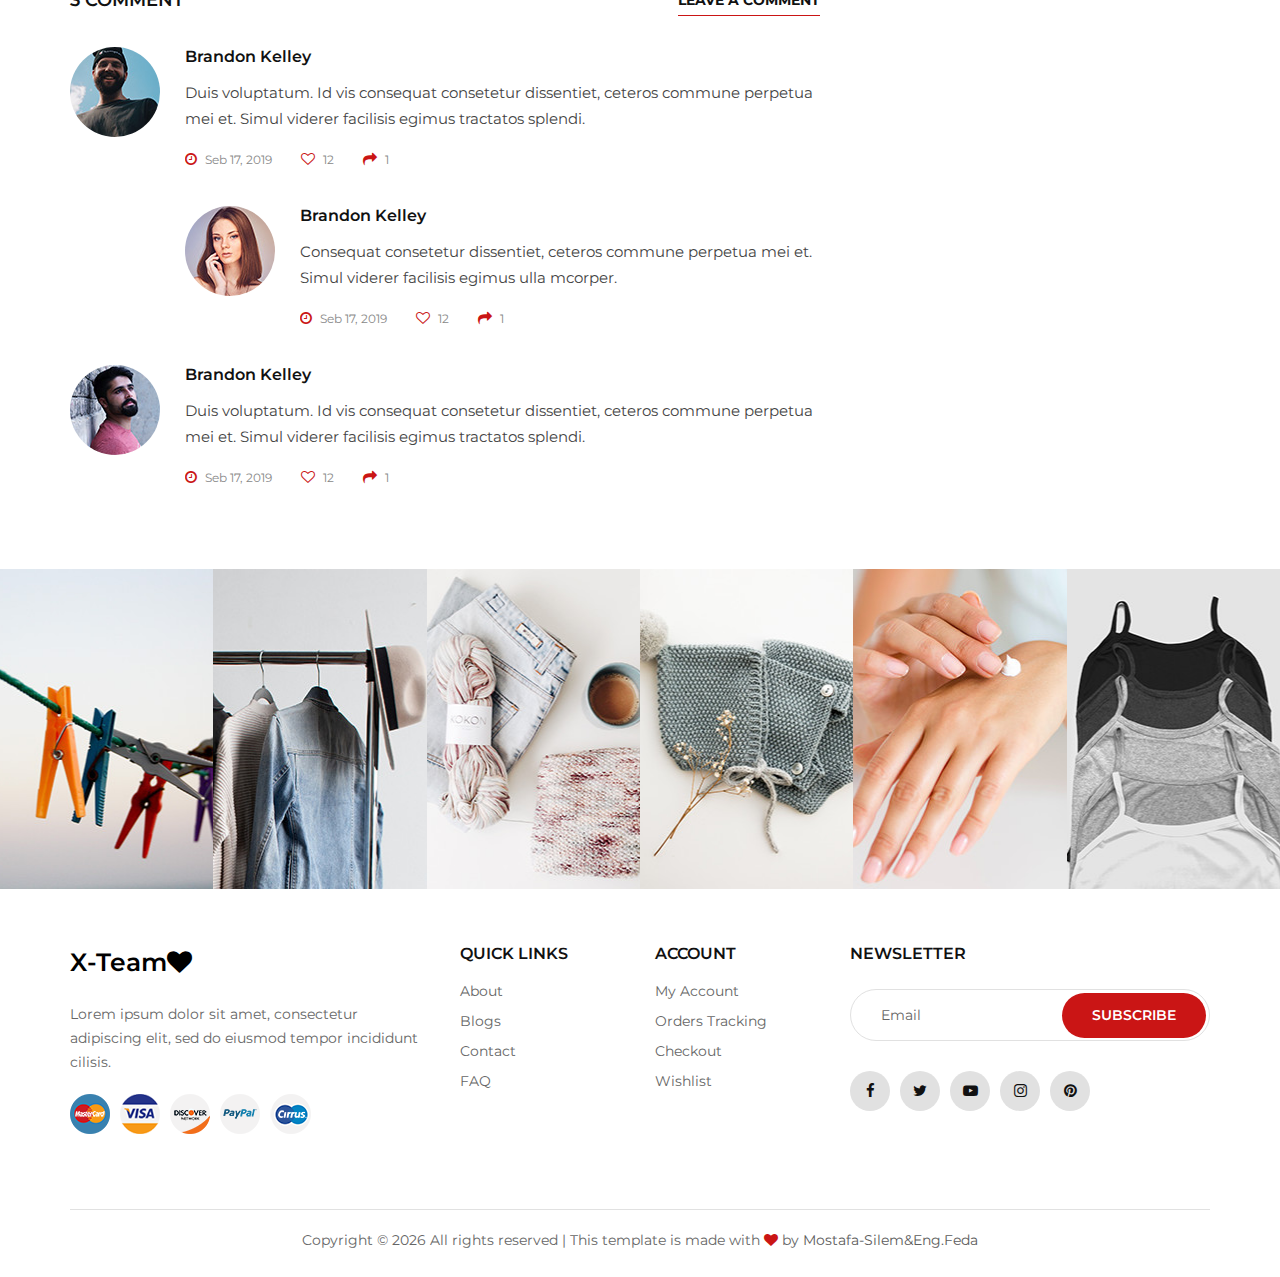
<file: blog-details.html>
<!DOCTYPE html>
<html lang="zxx">

<head>
    <meta charset="UTF-8">
    <meta name="description" content="Ashion Template">
    <meta name="keywords" content="Ashion, unica, creative, html">
    <meta name="viewport" content="width=device-width, initial-scale=1.0">
    <meta http-equiv="X-UA-Compatible" content="ie=edge">
    <title>Blog-Details</title>

    <!-- Google Font -->
    <link href="https://fonts.googleapis.com/css2?family=Cookie&display=swap" rel="stylesheet">
    <link href="https://fonts.googleapis.com/css2?family=Montserrat:wght@400;500;600;700;800;900&display=swap"
    rel="stylesheet">

    <!-- Css Styles -->
    <link rel="stylesheet" href="css/bootstrap.min.css" type="text/css">
    <link rel="stylesheet" href="css/font-awesome.min.css" type="text/css">
    <link rel="stylesheet" href="css/elegant-icons.css" type="text/css">
    <link rel="stylesheet" href="css/jquery-ui.min.css" type="text/css">
    <link rel="stylesheet" href="css/magnific-popup.css" type="text/css">
    <link rel="stylesheet" href="css/owl.carousel.min.css" type="text/css">
    <link rel="stylesheet" href="css/slicknav.min.css" type="text/css">
    <link rel="stylesheet" href="css/style.css" type="text/css">
</head>

<body>
    <!-- Page Preloder -->
    <div id="preloder">
        <div class="loader"></div>
    </div>

    <!-- Start Menu Begin -->
    <div class="offcanvas-menu-overlay"></div>
    <div class="offcanvas-menu-wrapper">
        <div class="offcanvas__close">+</div>
        <ul class="offcanvas__widget">
            <li><span class="icon_search search-switch"></span></li>
            <li><a href="#"><span class="icon_heart_alt"></span>
                <div class="tip">2</div>
            </a></li>
            <li><a href="#"><span class="icon_bag_alt"></span>
                <div class="tip">2</div>
            </a></li>
        </ul>
        <div class="offcanvas__logo">
            <a href="./index.html">X-Team<i class="fa fa-heart" aria-hidden="true"></i></a>
        </div>
        <div id="mobile-menu-wrap"></div>
        <div class="offcanvas__auth">
            <a href="./login.html">Login</a>
            <a href="./register.html">Register</a>
        </div>
    </div>
    <!-- End Menu End -->

    <!-- Header Section Begin -->
    <header class="header">
        <div class="container-fluid">
            <div class="row">
                <div class="col-xl-3 col-lg-2">
                    <div class="header__logo">
                        <a class="link-logo" href="./index.html">X-Team<i class="fa fa-heart" aria-hidden="true"></i></a>
                    </div>
                </div>
                <div class="col-xl-6 col-lg-7">
                    <nav class="header__menu">
                        <ul>
                            <li class="active"><a href="./index.html">Home</a></li>
                            <li><a href="#">About</a></li>
                            <li><a href="./shop.html">Shop</a></li>
                            <li><a href="#">Portfolio</a></li>
                            <li><a href="#">Dropdown</a>
                                <ul class="dropdown">
                                    <li><a href="./product-details.html">Product Details</a></li>
                                    <li><a href="./shop-cart.html">Shop Cart</a></li>
                                    <li><a href="./checkout.html">Checkout</a></li>
                                    <li><a href="./blog-details.html">Blog Details</a></li>
                                </ul>
                            </li>
                            <li><a href="./contact.html">Contact</a></li>
                        </ul>
                    </nav>
                </div>
                <div class="col-lg-3">
                    <div class="header__right">
                        <div class="header__right__auth">
                            <a href="./login.html">Login</a>
                            <a href="./register.html">Register</a>
                        </div>
                        <ul class="header__right__widget">
                            <li><span class="icon_search search-switch"></span></li>
                            <li><a href="#"><span class="icon_heart_alt"></span>
                                <div class="tip">2</div>
                            </a></li>
                            <li><a href="#"><span class="icon_bag_alt"></span>
                                <div class="tip">2</div>
                            </a></li>
                        </ul>
                    </div>
                </div>
            </div>
            <div class="canvas__open">
                <i class="fa fa-bars"></i>
            </div>
        </div>
    </header>
    <!-- Header Section End -->

    <!-- Breadcrumb Begin -->
    <div class="breadcrumb-option">
        <div class="container">
            <div class="row">
                <div class="col-lg-12">
                    <div class="breadcrumb__links">
                        <a href="./index.html"><i class="fa fa-home"></i> Home</a>
                        <a href="./blog.html">Blog</a>
                        <span>Being seen: how is age diversity effecting change in fashion and beauty?</span>
                    </div>
                </div>
            </div>
        </div>
    </div>
    <!-- Breadcrumb End -->

    <!-- Blog Details Section Begin -->
    <section class="blog-details spad">
        <div class="container">
            <div class="row">
                <div class="col-lg-8 col-md-8">
                    <div class="blog__details__content">
                        <div class="blog__details__item">
                            <img src="img/blog/details/blog-details.jpg" alt="">
                            <div class="blog__details__item__title">
                                <span class="tip">Street style</span>
                                <h4>Being seen: how is age diversity effecting change in fashion and beauty?</h4>
                                <ul>
                                    <li>by <span>Ema Timahe</span></li>
                                    <li>Seb 17, 2019</li>
                                    <li>39 Comments</li>
                                </ul>
                            </div>
                        </div>
                        <div class="blog__details__desc">
                            <p>Afashion season can be defined as much by the people on the catwalk as it can by the
                                clothes they are wearing. This time around, a key moment came at the end of Marc Jacobs’
                                New York show, when an almost makeup-free Christy Turlington made a rare return to the
                                catwalk, aged 50 (she also stars, with the designer himself, in the label’s AW ad
                            campaign), where the average catwalk model is around 18.</p>
                            <p>A few days later, Simone Rocha arguably upped the ante. The 32-year-old’s show – in part
                                inspired by Louise Bourgeois, who lived until she was 98 – featured models in their 30s
                            and 40s, including cult favourite Jeny Howorth and actor Chloë Sevigny.</p>
                        </div>
                        <div class="blog__details__quote">
                            <div class="icon"><i class="fa fa-quote-left"></i></div>
                            <p>Consectetur adipisicing elit, sed do eiusmod tempor incididunt ut labore dolore magna
                                aliqua. Ut enim ad minim veniam, quis nostrud exercitation ullamco laboris nisi ut
                            aliquip ex ea commodo consequat.</p>
                        </div>
                        <div class="blog__details__desc">
                            <p>Occaecat cupidatat non proident, sunt in culpa qui officia deserunt mollit anim id est
                                laborum. Lorem ipsum dolor sit amet, consectetur adipiscing elit, sed do eiusmod tempor
                                incididunt ut labore et dolore magna aliqua. Ut enim ad minim veniam, quis nostrud
                                exercitation ullamco laboris nisi ut aliquip ex ea commodo consequat. Duis aute irure
                            dolor in reprehenderit in voluptate.</p>
                        </div>
                        <div class="blog__details__tags">
                            <a href="#">Fashion</a>
                            <a href="#">Street style</a>
                            <a href="#">Diversity</a>
                            <a href="#">Beauty</a>
                        </div>
                        <div class="blog__details__btns">
                            <div class="row">
                                <div class="col-lg-6 col-md-6 col-sm-6">
                                    <div class="blog__details__btn__item">
                                        <h6><a href="#"><i class="fa fa-angle-left"></i> Previous posts</a></h6>
                                    </div>
                                </div>
                                <div class="col-lg-6 col-md-6 col-sm-6">
                                    <div class="blog__details__btn__item blog__details__btn__item--next">
                                        <h6><a href="#">Next posts <i class="fa fa-angle-right"></i></a></h6>
                                    </div>
                                </div>
                            </div>
                        </div>
                        <div class="blog__details__comment">
                            <h5>3 Comment</h5>
                            <a href="#" class="leave-btn">Leave a comment</a>
                            <div class="blog__comment__item">
                                <div class="blog__comment__item__pic">
                                    <img src="img/blog/details/comment-1.jpg" alt="">
                                </div>
                                <div class="blog__comment__item__text">
                                    <h6>Brandon Kelley</h6>
                                    <p>Duis voluptatum. Id vis consequat consetetur dissentiet, ceteros commune perpetua
                                    mei et. Simul viderer facilisis egimus tractatos splendi.</p>
                                    <ul>
                                        <li><i class="fa fa-clock-o"></i> Seb 17, 2019</li>
                                        <li><i class="fa fa-heart-o"></i> 12</li>
                                        <li><i class="fa fa-share"></i> 1</li>
                                    </ul>
                                </div>
                            </div>
                            <div class="blog__comment__item blog__comment__item--reply">
                                <div class="blog__comment__item__pic">
                                    <img src="img/blog/details/comment-2.jpg" alt="">
                                </div>
                                <div class="blog__comment__item__text">
                                    <h6>Brandon Kelley</h6>
                                    <p>Consequat consetetur dissentiet, ceteros commune perpetua mei et. Simul viderer
                                    facilisis egimus ulla mcorper.</p>
                                    <ul>
                                        <li><i class="fa fa-clock-o"></i> Seb 17, 2019</li>
                                        <li><i class="fa fa-heart-o"></i> 12</li>
                                        <li><i class="fa fa-share"></i> 1</li>
                                    </ul>
                                </div>
                            </div>
                            <div class="blog__comment__item">
                                <div class="blog__comment__item__pic">
                                    <img src="img/blog/details/comment-3.jpg" alt="">
                                </div>
                                <div class="blog__comment__item__text">
                                    <h6>Brandon Kelley</h6>
                                    <p>Duis voluptatum. Id vis consequat consetetur dissentiet, ceteros commune perpetua
                                    mei et. Simul viderer facilisis egimus tractatos splendi.</p>
                                    <ul>
                                        <li><i class="fa fa-clock-o"></i> Seb 17, 2019</li>
                                        <li><i class="fa fa-heart-o"></i> 12</li>
                                        <li><i class="fa fa-share"></i> 1</li>
                                    </ul>
                                </div>
                            </div>
                        </div>
                    </div>
                </div>
                <div class="col-lg-4 col-md-4">
                    <div class="blog__sidebar">
                        <div class="blog__sidebar__item">
                            <div class="section-title">
                                <h4>Categories</h4>
                            </div>
                            <ul>
                                <li><a href="#">All <span>(250)</span></a></li>
                                <li><a href="#">Fashion week <span>(80)</span></a></li>
                                <li><a href="#">Street style <span>(75)</span></a></li>
                                <li><a href="#">Lifestyle <span>(35)</span></a></li>
                                <li><a href="#">Beauty <span>(60)</span></a></li>
                            </ul>
                        </div>
                        <div class="blog__sidebar__item">
                            <div class="section-title">
                                <h4>Feature posts</h4>
                            </div>
                            <a href="#" class="blog__feature__item">
                                <div class="blog__feature__item__pic">
                                    <img src="img/blog/sidebar/fp-1.jpg" alt="">
                                </div>
                                <div class="blog__feature__item__text">
                                    <h6>Amf Cannes Red Carpet Celebrities Kend...</h6>
                                    <span>Seb 17, 2019</span>
                                </div>
                            </a>
                            <a href="#" class="blog__feature__item">
                                <div class="blog__feature__item__pic">
                                    <img src="img/blog/sidebar/fp-2.jpg" alt="">
                                </div>
                                <div class="blog__feature__item__text">
                                    <h6>Amf Cannes Red Carpet Celebrities Kend...</h6>
                                    <span>Seb 17, 2019</span>
                                </div>
                            </a>
                            <a href="#" class="blog__feature__item">
                                <div class="blog__feature__item__pic">
                                    <img src="img/blog/sidebar/fp-3.jpg" alt="">
                                </div>
                                <div class="blog__feature__item__text">
                                    <h6>Amf Cannes Red Carpet Celebrities Kend...</h6>
                                    <span>Seb 17, 2019</span>
                                </div>
                            </a>
                        </div>
                        <div class="blog__sidebar__item">
                            <div class="section-title">
                                <h4>Tags cloud</h4>
                            </div>
                            <div class="blog__sidebar__tags">
                                <a href="#">Fashion</a>
                                <a href="#">Street style</a>
                                <a href="#">Diversity</a>
                                <a href="#">Beauty</a>
                            </div>
                        </div>
                    </div>
                </div>
            </div>
        </div>
    </section>
    <!-- Blog Details Section End -->

    <!-- Instagram Begin -->
    <div class="instagram">
        <div class="container-fluid">
            <div class="row">
                <div class="col-lg-2 col-md-4 col-sm-4 col-md-6 col-sm-6 p-0">
                    <div class="instagram__item set-bg" data-setbg="img/instagram/insta-1.jpg">
                        <div class="instagram__text">
                            <i class="fa fa-instagram"></i>
                            <a href="#">@ X_Team</a>
                        </div>
                    </div>
                </div>
                <div class="col-lg-2 col-md-4 col-sm-4 col-md-6 col-sm-6 p-0">
                    <div class="instagram__item set-bg" data-setbg="img/instagram/insta-2.jpg">
                        <div class="instagram__text">
                            <i class="fa fa-instagram"></i>
                            <a href="#">@ X_Team</a>
                        </div>
                    </div>
                </div>
                <div class="col-lg-2 col-md-4 col-sm-4 col-md-6 col-sm-6 p-0">
                    <div class="instagram__item set-bg" data-setbg="img/instagram/insta-3.jpg">
                        <div class="instagram__text">
                            <i class="fa fa-instagram"></i>
                            <a href="#">@ X_Team</a>
                        </div>
                    </div>
                </div>
                <div class="col-lg-2 col-md-4 col-sm-4 col-md-6 col-sm-6 p-0">
                    <div class="instagram__item set-bg" data-setbg="img/instagram/insta-4.jpg">
                        <div class="instagram__text">
                            <i class="fa fa-instagram"></i>
                            <a href="#">@ X_Team</a>
                        </div>
                    </div>
                </div>
                <div class="col-lg-2 col-md-4 col-sm-4 col-md-6 col-sm-6 p-0">
                    <div class="instagram__item set-bg" data-setbg="img/instagram/insta-5.jpg">
                        <div class="instagram__text">
                            <i class="fa fa-instagram"></i>
                            <a href="#">@ X_Team</a>
                        </div>
                    </div>
                </div>
                <div class="col-lg-2 col-md-4 col-sm-4 col-md-6 col-sm-6 p-0">
                    <div class="instagram__item set-bg" data-setbg="img/instagram/insta-6.jpg">
                        <div class="instagram__text">
                            <i class="fa fa-instagram"></i>
                            <a href="#">@ X_Team</a>
                        </div>
                    </div>
                </div>
            </div>
        </div>
    </div>
    <!-- Instagram End -->

    <!-- Footer Section Begin -->
<footer class="footer">
    <div class="container">
        <div class="row">
            <div class="col-lg-4 col-md-6 col-sm-7">
                <div class="footer__about">
                    <div class="footer__logo">
                        <a class="link-footer" href="./index.html">X-Team<i class="fa fa-heart" aria-hidden="true"></i></a>
                    </div>
                    <p>Lorem ipsum dolor sit amet, consectetur adipiscing elit, sed do eiusmod tempor incididunt
                    cilisis.</p>
                    <div class="footer__payment">
                        <a href="#"><img src="img/payment/payment-1.png" alt=""></a>
                        <a href="#"><img src="img/payment/payment-2.png" alt=""></a>
                        <a href="#"><img src="img/payment/payment-3.png" alt=""></a>
                        <a href="#"><img src="img/payment/payment-4.png" alt=""></a>
                        <a href="#"><img src="img/payment/payment-5.png" alt=""></a>
                    </div>
                </div>
            </div>
            <div class="col-lg-2 col-md-3 col-sm-5">
                <div class="footer__widget">
                    <h6>Quick links</h6>
                    <ul>
                        <li><a href="#">About</a></li>
                        <li><a href="#">Blogs</a></li>
                        <li><a href="#">Contact</a></li>
                        <li><a href="#">FAQ</a></li>
                    </ul>
                </div>
            </div>
            <div class="col-lg-2 col-md-3 col-sm-4">
                <div class="footer__widget">
                    <h6>Account</h6>
                    <ul>
                        <li><a href="#">My Account</a></li>
                        <li><a href="#">Orders Tracking</a></li>
                        <li><a href="#">Checkout</a></li>
                        <li><a href="#">Wishlist</a></li>
                    </ul>
                </div>
            </div>
            <div class="col-lg-4 col-md-8 col-sm-8">
                <div class="footer__newslatter">
                    <h6>NEWSLETTER</h6>
                    <form action="#">
                        <input type="text" placeholder="Email">
                        <button type="submit" class="site-btn">Subscribe</button>
                    </form>
                    <div class="footer__social">
                        <a href="#"><i class="fa fa-facebook"></i></a>
                        <a href="#"><i class="fa fa-twitter"></i></a>
                        <a href="#"><i class="fa fa-youtube-play"></i></a>
                        <a href="#"><i class="fa fa-instagram"></i></a>
                        <a href="#"><i class="fa fa-pinterest"></i></a>
                    </div>
                </div>
            </div>
        </div>
        <div class="row">
            <div class="col-lg-12">
                <!-- X-TEAM -->
                <div class="footer__copyright__text">
                    <p>Copyright &copy; <script>document.write(new Date().getFullYear());</script> All rights reserved | This template is made with <i class="fa fa-heart" aria-hidden="true"></i> by <a href="https://colorlib.com" target="_blank">Mostafa-Silem&Eng.Feda</a></p>
                </div>
                <!-- X-TEAM -->
            </div>
        </div>
    </div>
</footer>
<!-- Footer Section End -->



    <!-- Js Plugins -->
    <script src="js/jquery-3.3.1.min.js"></script>
    <script src="js/bootstrap.min.js"></script>
    <script src="js/jquery.magnific-popup.min.js"></script>
    <script src="js/jquery-ui.min.js"></script>
    <script src="js/mixitup.min.js"></script>
    <script src="js/jquery.countdown.min.js"></script>
    <script src="js/jquery.slicknav.js"></script>
    <script src="js/owl.carousel.min.js"></script>
    <script src="js/jquery.nicescroll.min.js"></script>
    <script src="js/main.js"></script>
</body>

</html>
</file>
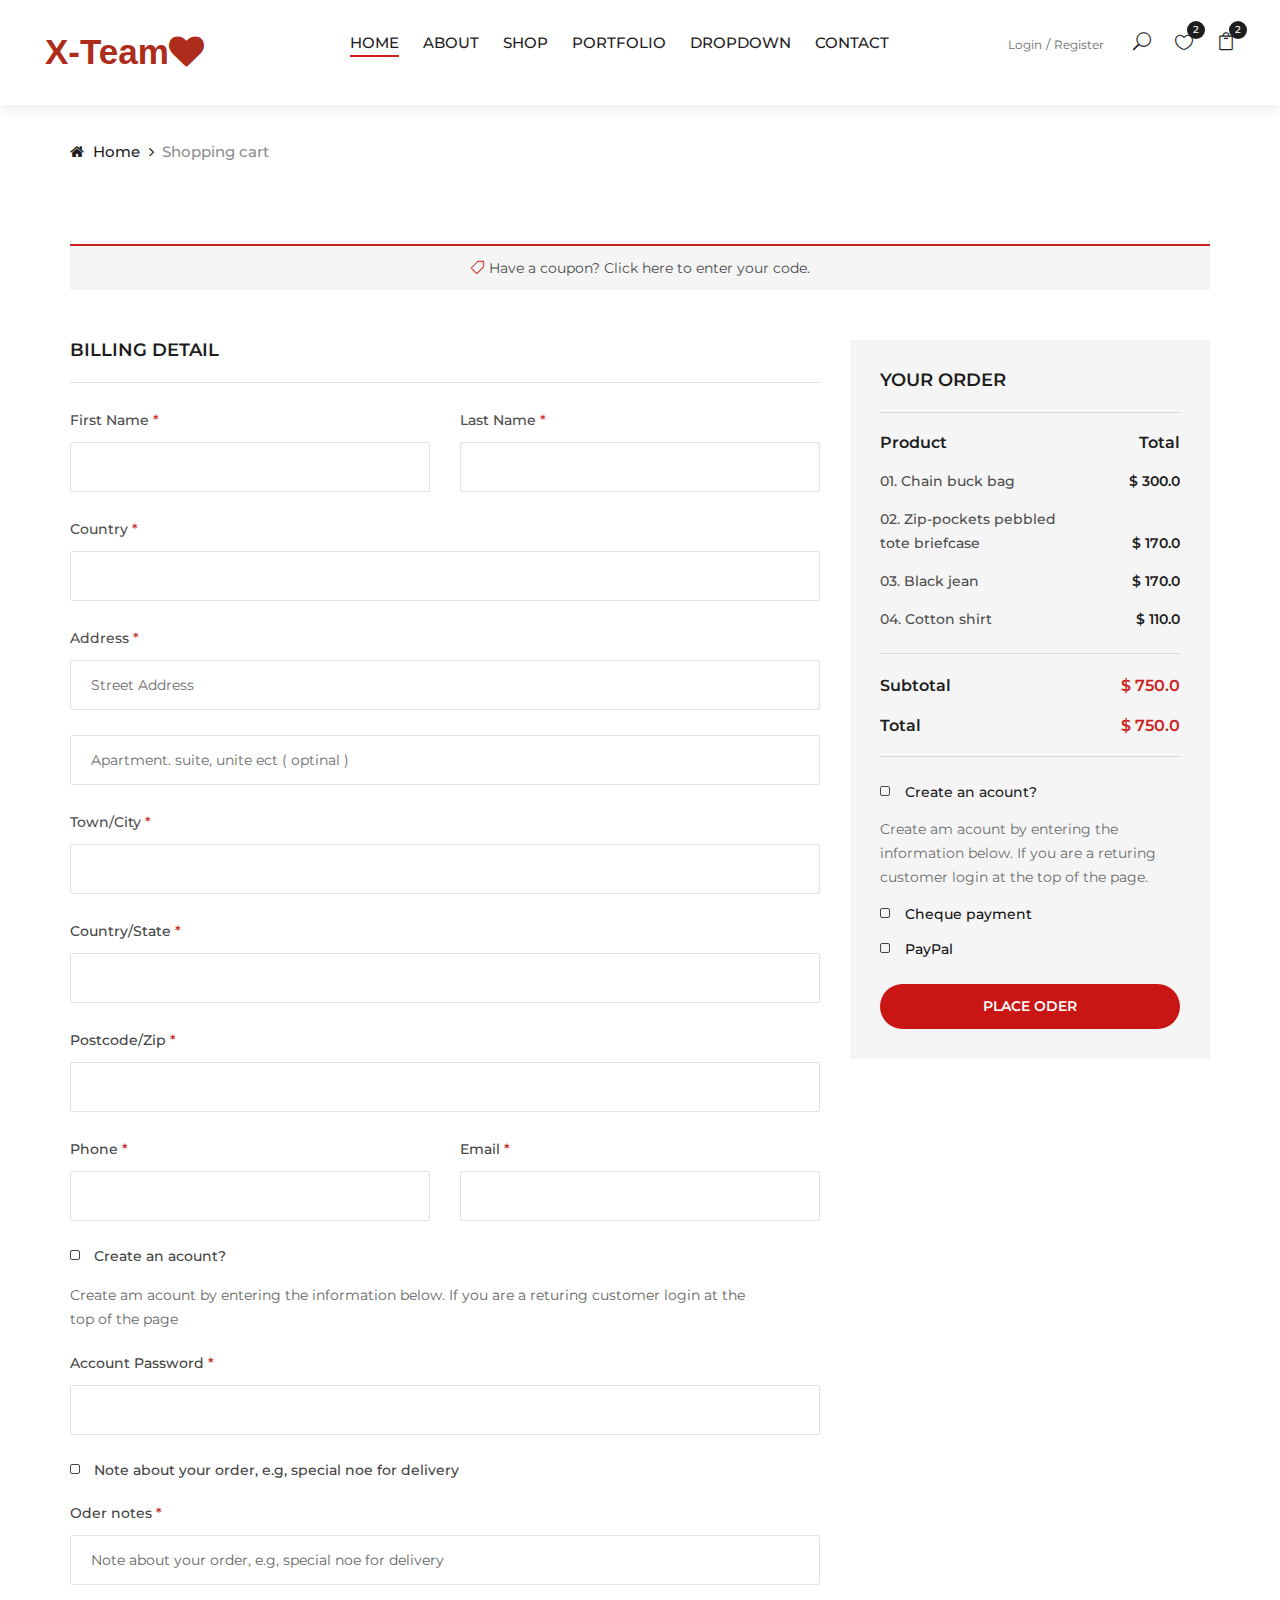
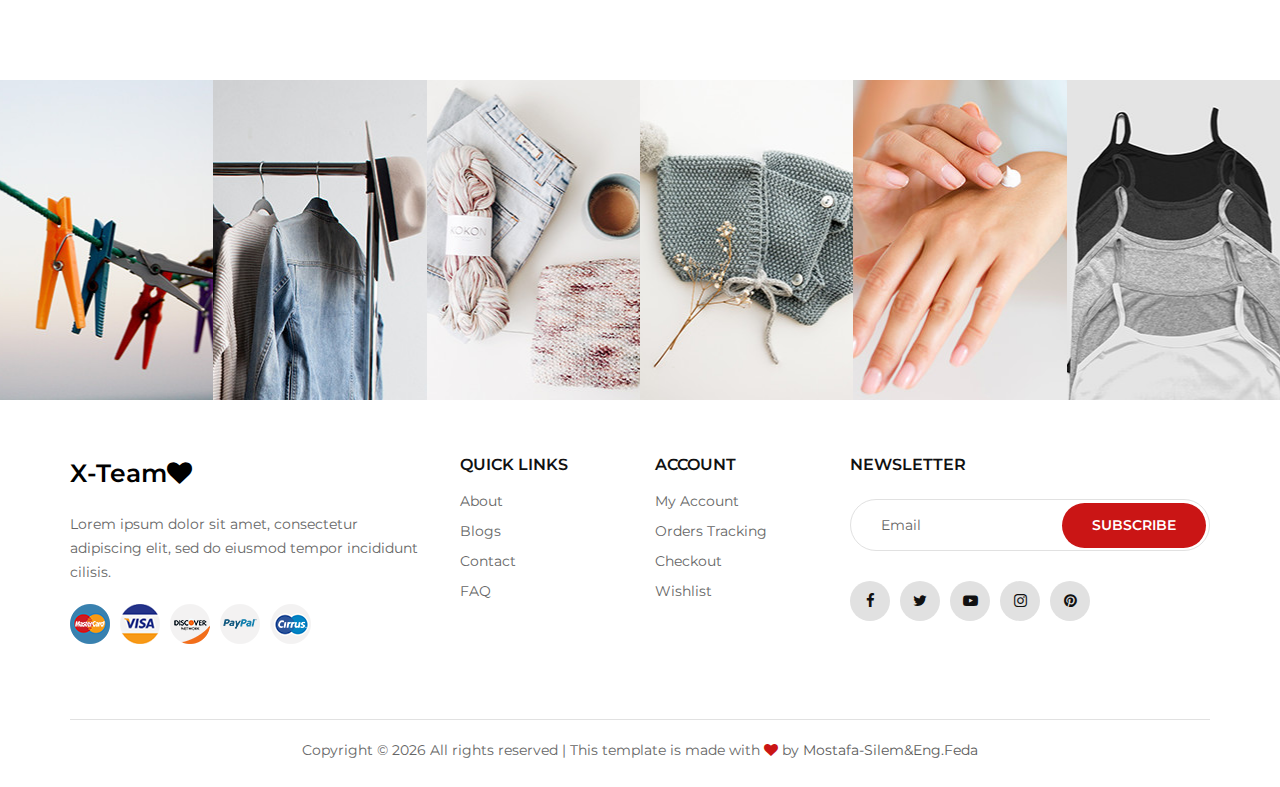
<file: checkout.html>
<!DOCTYPE html>
<html lang="zxx">

<head>
    <meta charset="UTF-8">
    <meta name="description" content="Ashion Template">
    <meta name="keywords" content="Ashion, unica, creative, html">
    <meta name="viewport" content="width=device-width, initial-scale=1.0">
    <meta http-equiv="X-UA-Compatible" content="ie=edge">
    <title>Checkout</title>

    <!-- Google Font -->
    <link href="https://fonts.googleapis.com/css2?family=Cookie&display=swap" rel="stylesheet">
    <link href="https://fonts.googleapis.com/css2?family=Montserrat:wght@400;500;600;700;800;900&display=swap"
    rel="stylesheet">

    <!-- Css Styles -->
    <link rel="stylesheet" href="css/bootstrap.min.css" type="text/css">
    <link rel="stylesheet" href="css/font-awesome.min.css" type="text/css">
    <link rel="stylesheet" href="css/elegant-icons.css" type="text/css">
    <link rel="stylesheet" href="css/jquery-ui.min.css" type="text/css">
    <link rel="stylesheet" href="css/magnific-popup.css" type="text/css">
    <link rel="stylesheet" href="css/owl.carousel.min.css" type="text/css">
    <link rel="stylesheet" href="css/slicknav.min.css" type="text/css">
    <link rel="stylesheet" href="css/style.css" type="text/css">
</head>

<body>
    <!-- Page Preloder -->
    <div id="preloder">
        <div class="loader"></div>
    </div>

    <!-- Start Menu Begin -->
    <div class="offcanvas-menu-overlay"></div>
    <div class="offcanvas-menu-wrapper">
        <div class="offcanvas__close">+</div>
        <ul class="offcanvas__widget">
            <li><span class="icon_search search-switch"></span></li>
            <li><a href="#"><span class="icon_heart_alt"></span>
                <div class="tip">2</div>
            </a></li>
            <li><a href="#"><span class="icon_bag_alt"></span>
                <div class="tip">2</div>
            </a></li>
        </ul>
        <div class="offcanvas__logo">
            <a href="./index.html">X-Team<i class="fa fa-heart" aria-hidden="true"></i></a>
        </div>
        <div id="mobile-menu-wrap"></div>
        <div class="offcanvas__auth">
            <a href="./login.html">Login</a>
            <a href="./register.html">Register</a>
        </div>
    </div>
    <!-- End Menu End -->

    <!-- Header Section Begin -->
    <header class="header">
        <div class="container-fluid">
            <div class="row">
                <div class="col-xl-3 col-lg-2">
                    <div class="header__logo">
                        <a class="link-logo"  href="./index.html">X-Team<i class="fa fa-heart" aria-hidden="true"></i></a>
                    </div>
                </div>
                <div class="col-xl-6 col-lg-7">
                    <nav class="header__menu">
                        <ul>
                            <li class="active"><a href="./index.html">Home</a></li>
                            <li><a href="#">About</a></li>
                            <li><a href="./shop.html">Shop</a></li>
                            <li><a href="#">Portfolio</a></li>
                            <li><a href="#">Dropdown</a>
                                <ul class="dropdown">
                                    <li><a href="./product-details.html">Product Details</a></li>
                                    <li><a href="./shop-cart.html">Shop Cart</a></li>
                                    <li><a href="./checkout.html">Checkout</a></li>
                                    <li><a href="./blog-details.html">Blog Details</a></li>
                                </ul>
                            </li>
                            <li><a href="./contact.html">Contact</a></li>
                        </ul>
                    </nav>
                </div>
                <div class="col-lg-3">
                    <div class="header__right">
                        <div class="header__right__auth">
                            <a href="./login.html">Login</a>
                            <a href="./register.html">Register</a>
                        </div>
                        <ul class="header__right__widget">
                            <li><span class="icon_search search-switch"></span></li>
                            <li><a href="#"><span class="icon_heart_alt"></span>
                                <div class="tip">2</div>
                            </a></li>
                            <li><a href="#"><span class="icon_bag_alt"></span>
                                <div class="tip">2</div>
                            </a></li>
                        </ul>
                    </div>
                </div>
            </div>
            <div class="canvas__open">
                <i class="fa fa-bars"></i>
            </div>
        </div>
    </header>
    <!-- Header Section End -->

    <!-- Breadcrumb Begin -->
    <div class="breadcrumb-option">
        <div class="container">
            <div class="row">
                <div class="col-lg-12">
                    <div class="breadcrumb__links">
                        <a href="./index.html"><i class="fa fa-home"></i> Home</a>
                        <span>Shopping cart</span>
                    </div>
                </div>
            </div>
        </div>
    </div>
    <!-- Breadcrumb End -->

    <!-- Checkout Section Begin -->
    <section class="checkout spad">
        <div class="container">
            <div class="row">
                <div class="col-lg-12">
                    <h6 class="coupon__link"><span class="icon_tag_alt"></span> <a href="#">Have a coupon?</a> Click
                    here to enter your code.</h6>
                </div>
            </div>
            <form action="#" class="checkout__form">
                <div class="row">
                    <div class="col-lg-8">
                        <h5>Billing detail</h5>
                        <div class="row">
                            <div class="col-lg-6 col-md-6 col-sm-6">
                                <div class="checkout__form__input">
                                    <p>First Name <span>*</span></p>
                                    <input type="text">
                                </div>
                            </div>
                            <div class="col-lg-6 col-md-6 col-sm-6">
                                <div class="checkout__form__input">
                                    <p>Last Name <span>*</span></p>
                                    <input type="text">
                                </div>
                            </div>
                            <div class="col-lg-12">
                                <div class="checkout__form__input">
                                    <p>Country <span>*</span></p>
                                    <input type="text">
                                </div>
                                <div class="checkout__form__input">
                                    <p>Address <span>*</span></p>
                                    <input type="text" placeholder="Street Address">
                                    <input type="text" placeholder="Apartment. suite, unite ect ( optinal )">
                                </div>
                                <div class="checkout__form__input">
                                    <p>Town/City <span>*</span></p>
                                    <input type="text">
                                </div>
                                <div class="checkout__form__input">
                                    <p>Country/State <span>*</span></p>
                                    <input type="text">
                                </div>
                                <div class="checkout__form__input">
                                    <p>Postcode/Zip <span>*</span></p>
                                    <input type="text">
                                </div>
                            </div>
                            <div class="col-lg-6 col-md-6 col-sm-6">
                                <div class="checkout__form__input">
                                    <p>Phone <span>*</span></p>
                                    <input type="text">
                                </div>
                            </div>
                            <div class="col-lg-6 col-md-6 col-sm-6">
                                <div class="checkout__form__input">
                                    <p>Email <span>*</span></p>
                                    <input type="text">
                                </div>
                            </div>
                            <div class="col-lg-12">
                                <div class="checkout__form__checkbox">
                                    <label for="acc">
                                        Create an acount?
                                        <input type="checkbox" id="acc">
                                        <span class="checkmark"></span>
                                    </label>
                                    <p>Create am acount by entering the information below. If you are a returing
                                        customer login at the <br />top of the page</p>
                                    </div>
                                    <div class="checkout__form__input">
                                        <p>Account Password <span>*</span></p>
                                        <input type="text">
                                    </div>
                                    <div class="checkout__form__checkbox">
                                        <label for="note">
                                            Note about your order, e.g, special noe for delivery
                                            <input type="checkbox" id="note">
                                            <span class="checkmark"></span>
                                        </label>
                                    </div>
                                    <div class="checkout__form__input">
                                        <p>Oder notes <span>*</span></p>
                                        <input type="text"
                                        placeholder="Note about your order, e.g, special noe for delivery">
                                    </div>
                                </div>
                            </div>
                        </div>
                        <div class="col-lg-4">
                            <div class="checkout__order">
                                <h5>Your order</h5>
                                <div class="checkout__order__product">
                                    <ul>
                                        <li>
                                            <span class="top__text">Product</span>
                                            <span class="top__text__right">Total</span>
                                        </li>
                                        <li>01. Chain buck bag <span>$ 300.0</span></li>
                                        <li>02. Zip-pockets pebbled<br /> tote briefcase <span>$ 170.0</span></li>
                                        <li>03. Black jean <span>$ 170.0</span></li>
                                        <li>04. Cotton shirt <span>$ 110.0</span></li>
                                    </ul>
                                </div>
                                <div class="checkout__order__total">
                                    <ul>
                                        <li>Subtotal <span>$ 750.0</span></li>
                                        <li>Total <span>$ 750.0</span></li>
                                    </ul>
                                </div>
                                <div class="checkout__order__widget">
                                    <label for="o-acc">
                                        Create an acount?
                                        <input type="checkbox" id="o-acc">
                                        <span class="checkmark"></span>
                                    </label>
                                    <p>Create am acount by entering the information below. If you are a returing customer
                                    login at the top of the page.</p>
                                    <label for="check-payment">
                                        Cheque payment
                                        <input type="checkbox" id="check-payment">
                                        <span class="checkmark"></span>
                                    </label>
                                    <label for="paypal">
                                        PayPal
                                        <input type="checkbox" id="paypal">
                                        <span class="checkmark"></span>
                                    </label>
                                </div>
                                <button type="submit" class="site-btn">Place oder</button>
                            </div>
                        </div>
                    </div>
                </form>
            </div>
        </section>
        <!-- Checkout Section End -->

        <!-- Instagram Begin -->
        <div class="instagram">
            <div class="container-fluid">
                <div class="row">
                    <div class="col-lg-2 col-md-4 col-sm-4 p-0">
                        <div class="instagram__item set-bg" data-setbg="img/instagram/insta-1.jpg">
                            <div class="instagram__text">
                                <i class="fa fa-instagram"></i>
                                <a href="#">@ X_Team</a>
                            </div>
                        </div>
                    </div>
                    <div class="col-lg-2 col-md-4 col-sm-4 p-0">
                        <div class="instagram__item set-bg" data-setbg="img/instagram/insta-2.jpg">
                            <div class="instagram__text">
                                <i class="fa fa-instagram"></i>
                                <a href="#">@ X_Team</a>
                            </div>
                        </div>
                    </div>
                    <div class="col-lg-2 col-md-4 col-sm-4 p-0">
                        <div class="instagram__item set-bg" data-setbg="img/instagram/insta-3.jpg">
                            <div class="instagram__text">
                                <i class="fa fa-instagram"></i>
                                <a href="#">@ X_Team</a>
                            </div>
                        </div>
                    </div>
                    <div class="col-lg-2 col-md-4 col-sm-4 p-0">
                        <div class="instagram__item set-bg" data-setbg="img/instagram/insta-4.jpg">
                            <div class="instagram__text">
                                <i class="fa fa-instagram"></i>
                                <a href="#">@ X_Team</a>
                            </div>
                        </div>
                    </div>
                    <div class="col-lg-2 col-md-4 col-sm-4 p-0">
                        <div class="instagram__item set-bg" data-setbg="img/instagram/insta-5.jpg">
                            <div class="instagram__text">
                                <i class="fa fa-instagram"></i>
                                <a href="#">@ X_Team</a>
                            </div>
                        </div>
                    </div>
                    <div class="col-lg-2 col-md-4 col-sm-4 p-0">
                        <div class="instagram__item set-bg" data-setbg="img/instagram/insta-6.jpg">
                            <div class="instagram__text">
                                <i class="fa fa-instagram"></i>
                                <a href="#">@ X_Team</a>
                            </div>
                        </div>
                    </div>
                </div>
            </div>
        </div>
        <!-- Instagram End -->

        <!-- Footer Section Begin -->
<footer class="footer">
    <div class="container">
        <div class="row">
            <div class="col-lg-4 col-md-6 col-sm-7">
                <div class="footer__about">
                    <div class="footer__logo">
                        <a class="link-footer" href="./index.html">X-Team<i class="fa fa-heart" aria-hidden="true"></i></a>
                    </div>
                    <p>Lorem ipsum dolor sit amet, consectetur adipiscing elit, sed do eiusmod tempor incididunt
                    cilisis.</p>
                    <div class="footer__payment">
                        <a href="#"><img src="img/payment/payment-1.png" alt=""></a>
                        <a href="#"><img src="img/payment/payment-2.png" alt=""></a>
                        <a href="#"><img src="img/payment/payment-3.png" alt=""></a>
                        <a href="#"><img src="img/payment/payment-4.png" alt=""></a>
                        <a href="#"><img src="img/payment/payment-5.png" alt=""></a>
                    </div>
                </div>
            </div>
            <div class="col-lg-2 col-md-3 col-sm-5">
                <div class="footer__widget">
                    <h6>Quick links</h6>
                    <ul>
                        <li><a href="#">About</a></li>
                        <li><a href="#">Blogs</a></li>
                        <li><a href="#">Contact</a></li>
                        <li><a href="#">FAQ</a></li>
                    </ul>
                </div>
            </div>
            <div class="col-lg-2 col-md-3 col-sm-4">
                <div class="footer__widget">
                    <h6>Account</h6>
                    <ul>
                        <li><a href="#">My Account</a></li>
                        <li><a href="#">Orders Tracking</a></li>
                        <li><a href="#">Checkout</a></li>
                        <li><a href="#">Wishlist</a></li>
                    </ul>
                </div>
            </div>
            <div class="col-lg-4 col-md-8 col-sm-8">
                <div class="footer__newslatter">
                    <h6>NEWSLETTER</h6>
                    <form action="#">
                        <input type="text" placeholder="Email">
                        <button type="submit" class="site-btn">Subscribe</button>
                    </form>
                    <div class="footer__social">
                        <a href="#"><i class="fa fa-facebook"></i></a>
                        <a href="#"><i class="fa fa-twitter"></i></a>
                        <a href="#"><i class="fa fa-youtube-play"></i></a>
                        <a href="#"><i class="fa fa-instagram"></i></a>
                        <a href="#"><i class="fa fa-pinterest"></i></a>
                    </div>
                </div>
            </div>
        </div>
        <div class="row">
            <div class="col-lg-12">
                <!-- X-TEAM -->
                <div class="footer__copyright__text">
                    <p>Copyright &copy; <script>document.write(new Date().getFullYear());</script> All rights reserved | This template is made with <i class="fa fa-heart" aria-hidden="true"></i> by <a href="https://colorlib.com" target="_blank">Mostafa-Silem&Eng.Feda</a></p>
                </div>
                <!-- X-TEAM -->
            </div>
        </div>
    </div>
</footer>
<!-- Footer Section End -->


        <!-- Js Plugins -->
        <script src="js/jquery-3.3.1.min.js"></script>
        <script src="js/bootstrap.min.js"></script>
        <script src="js/jquery.magnific-popup.min.js"></script>
        <script src="js/jquery-ui.min.js"></script>
        <script src="js/mixitup.min.js"></script>
        <script src="js/jquery.countdown.min.js"></script>
        <script src="js/jquery.slicknav.js"></script>
        <script src="js/owl.carousel.min.js"></script>
        <script src="js/jquery.nicescroll.min.js"></script>
        <script src="js/main.js"></script>
    </body>

    </html>
</file>
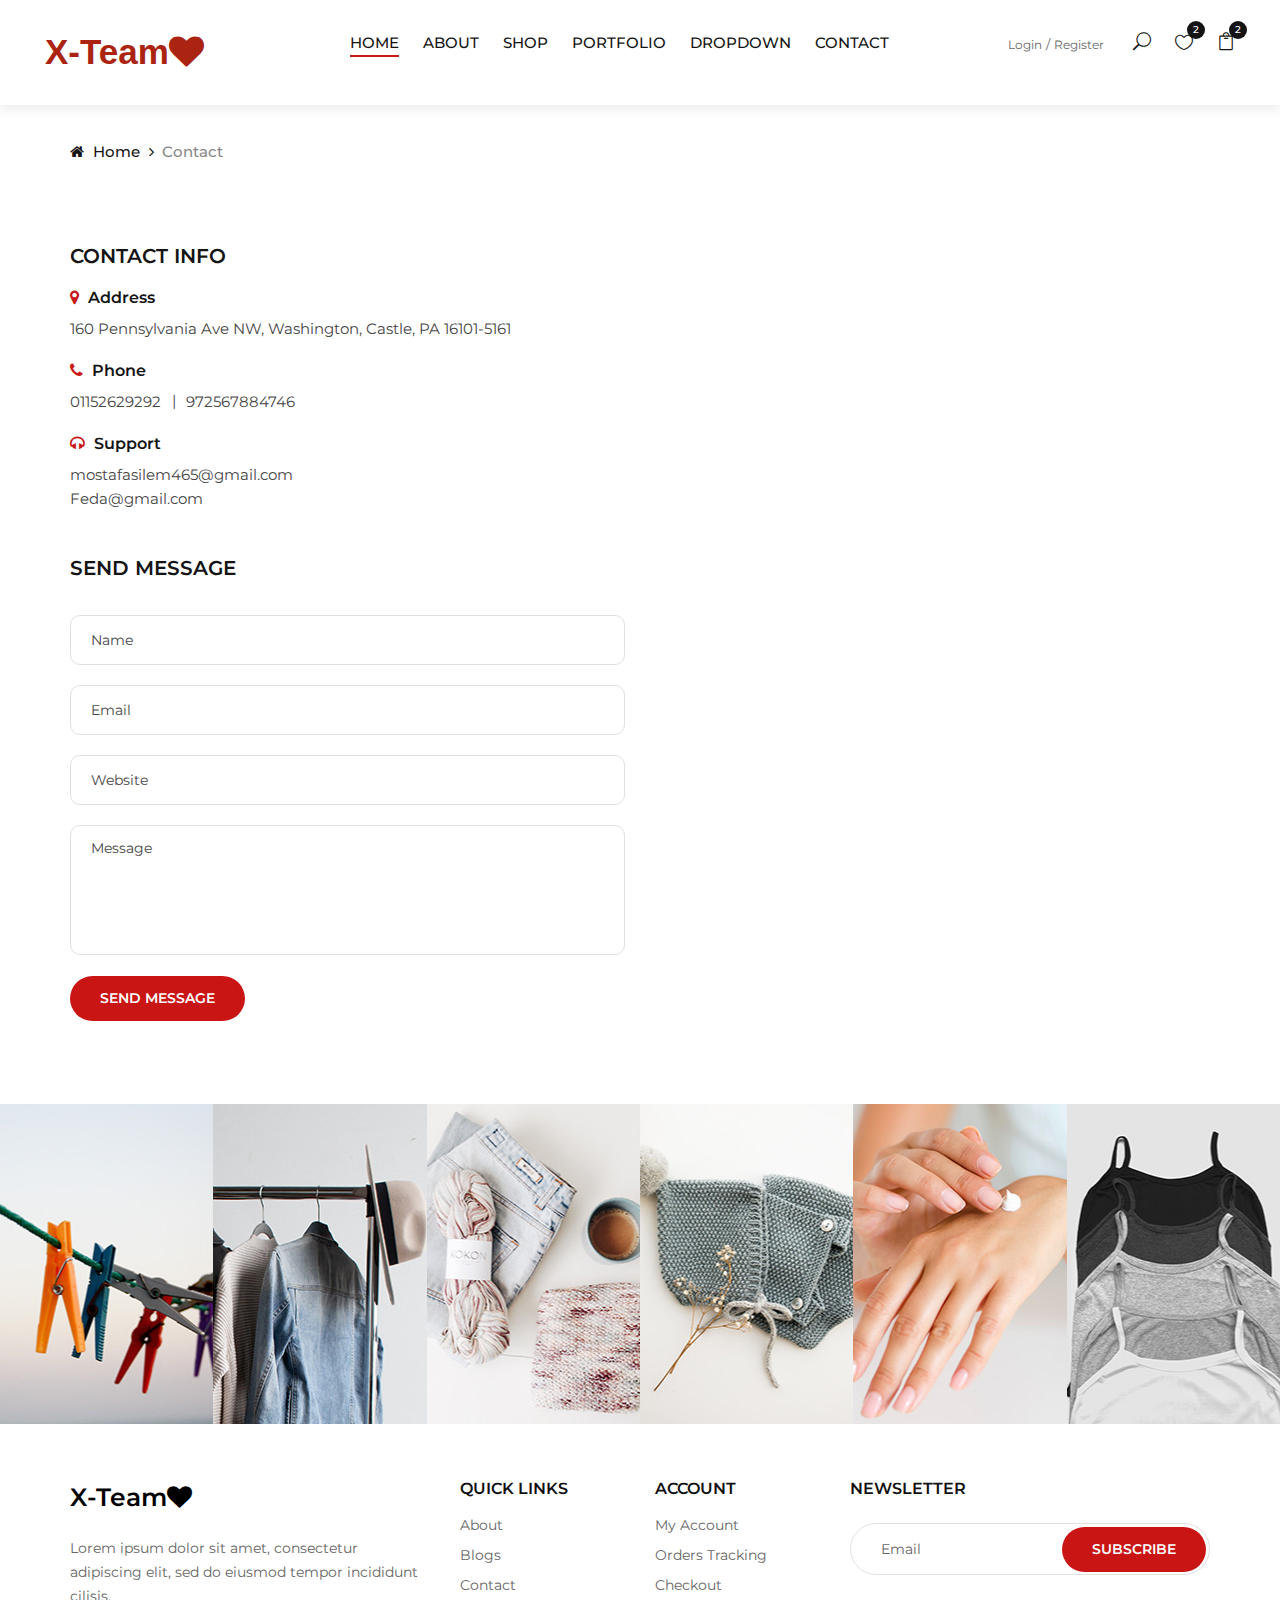
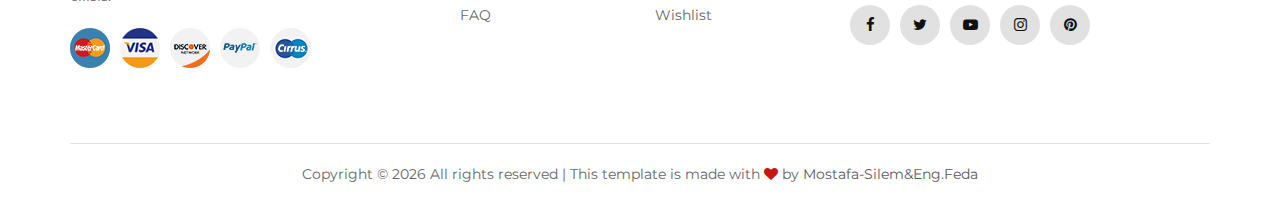
<file: contact.html>
<!DOCTYPE html>
<html lang="zxx">

<head>
    <meta charset="UTF-8">
    <meta name="description" content="Ashion Template">
    <meta name="keywords" content="Ashion, unica, creative, html">
    <meta name="viewport" content="width=device-width, initial-scale=1.0">
    <meta http-equiv="X-UA-Compatible" content="ie=edge">
    <title>Contact</title>

    <!-- Google Font -->
    <link href="https://fonts.googleapis.com/css2?family=Cookie&display=swap" rel="stylesheet">
    <link href="https://fonts.googleapis.com/css2?family=Montserrat:wght@400;500;600;700;800;900&display=swap"
    rel="stylesheet">

    <!-- Css Styles -->
    <link rel="stylesheet" href="css/bootstrap.min.css" type="text/css">
    <link rel="stylesheet" href="css/font-awesome.min.css" type="text/css">
    <link rel="stylesheet" href="css/elegant-icons.css" type="text/css">
    <link rel="stylesheet" href="css/jquery-ui.min.css" type="text/css">
    <link rel="stylesheet" href="css/magnific-popup.css" type="text/css">
    <link rel="stylesheet" href="css/owl.carousel.min.css" type="text/css">
    <link rel="stylesheet" href="css/slicknav.min.css" type="text/css">
    <link rel="stylesheet" href="css/style.css" type="text/css">
</head>

<body>
    <!-- Page Preloder -->
    <div id="preloder">
        <div class="loader"></div>
    </div>

    <!-- Start Menu Begin -->
    <div class="offcanvas-menu-overlay"></div>
    <div class="offcanvas-menu-wrapper">
        <div class="offcanvas__close">+</div>
        <ul class="offcanvas__widget">
            <li><span class="icon_search search-switch"></span></li>
            <li><a href="#"><span class="icon_heart_alt"></span>
                <div class="tip">2</div>
            </a></li>
            <li><a href="#"><span class="icon_bag_alt"></span>
                <div class="tip">2</div>
            </a></li>
        </ul>
        <div class="offcanvas__logo">
            <a href="./index.html">X-Team<i class="fa fa-heart" aria-hidden="true"></i></a>
        </div>
        <div id="mobile-menu-wrap"></div>
        <div class="offcanvas__auth">
            <a href="./login.html">Login</a>
            <a href="./register.html">Register</a>
        </div>
    </div>
    <!-- End Menu End -->

    <!-- Header Section Begin -->
    <header class="header">
        <div class="container-fluid">
            <div class="row">
                <div class="col-xl-3 col-lg-2">
                    <div class="header__logo">
                        <a class="link-logo" href="./index.html">X-Team<i class="fa fa-heart" aria-hidden="true"></i></a>
                    </div>
                </div>
                <div class="col-xl-6 col-lg-7">
                    <nav class="header__menu">
                        <ul>
                            <li class="active"><a href="./index.html">Home</a></li>
                            <li><a href="#">About</a></li>
                            <li><a href="./shop.html">Shop</a></li>
                            <li><a href="#">Portfolio</a></li>
                            <li><a href="#">Dropdown</a>
                                <ul class="dropdown">
                                    <li><a href="./product-details.html">Product Details</a></li>
                                    <li><a href="./shop-cart.html">Shop Cart</a></li>
                                    <li><a href="./checkout.html">Checkout</a></li>
                                    <li><a href="./blog-details.html">Blog Details</a></li>
                                </ul>
                            </li>
                            <li><a href="./contact.html">Contact</a></li>
                        </ul>
                    </nav>
                </div>
                <div class="col-lg-3">
                    <div class="header__right">
                        <div class="header__right__auth">
                            <a href="./login.html">Login</a>
                            <a href="./register.html">Register</a>
                        </div>
                        <ul class="header__right__widget">
                            <li><span class="icon_search search-switch"></span></li>
                            <li><a href="#"><span class="icon_heart_alt"></span>
                                <div class="tip">2</div>
                            </a></li>
                            <li><a href="#"><span class="icon_bag_alt"></span>
                                <div class="tip">2</div>
                            </a></li>
                        </ul>
                    </div>
                </div>
            </div>
            <div class="canvas__open">
                <i class="fa fa-bars"></i>
            </div>
        </div>
    </header>
    <!-- Header Section End -->

    <!-- Breadcrumb Begin -->
    <div class="breadcrumb-option">
        <div class="container">
            <div class="row">
                <div class="col-lg-12">
                    <div class="breadcrumb__links">
                        <a href="./index.html"><i class="fa fa-home"></i> Home</a>
                        <span>Contact</span>
                    </div>
                </div>
            </div>
        </div>
    </div>
    <!-- Breadcrumb End -->

    <!-- Contact Section Begin -->
    <section class="contact spad">
        <div class="container">
            <div class="row">
                <div class="col-lg-6 col-md-6">
                    <div class="contact__content">
                        <div class="contact__address">
                            <h5>Contact info</h5>
                            <ul>
                                <li>
                                    <h6><i class="fa fa-map-marker"></i> Address</h6>
                                    <p>160 Pennsylvania Ave NW, Washington, Castle, PA 16101-5161</p>
                                </li>
                                <li>
                                    <h6><i class="fa fa-phone"></i> Phone</h6>
                                    <p><span>01152629292</span><span>972567884746</span></p>
                                </li>
                                <li>
                                    <h6><i class="fa fa-headphones"></i> Support</h6>
                                    <p>mostafasilem465@gmail.com</p>
                                    <p>Feda@gmail.com</p>
                                </li>
                            </ul>
                        </div>
                        <div class="contact__form">
                            <h5>SEND MESSAGE</h5>
                            <form action="#">
                                <input type="text" placeholder="Name">
                                <input type="text" placeholder="Email">
                                <input type="text" placeholder="Website">
                                <textarea placeholder="Message"></textarea>
                                <button type="submit" class="site-btn">Send Message</button>
                            </form>
                        </div>
                    </div>
                </div>
                <div class="col-lg-6 col-md-6">
                    <div class="contact__map">
                        <iframe
                        src="https://www.google.com/maps/embed?pb=!1m18!1m12!1m3!1d48158.305462977965!2d-74.13283844036356!3d41.02757295168286!2m3!1f0!2f0!3f0!3m2!1i1024!2i768!4f13.1!3m3!1m2!1s0x89c2e440473470d7%3A0xcaf503ca2ee57958!2sSaddle%20River%2C%20NJ%2007458%2C%20USA!5e0!3m2!1sen!2sbd!4v1575917275626!5m2!1sen!2sbd"
                        height="780" style="border:0" allowfullscreen="">
                    </iframe>
                </div>
            </div>
        </div>
    </div>
</section>
<!-- Contact Section End -->

<!-- Instagram Begin -->
<div class="instagram">
    <div class="container-fluid">
        <div class="row">
            <div class="col-lg-2 col-md-4 col-sm-4 p-0">
                <div class="instagram__item set-bg" data-setbg="img/instagram/insta-1.jpg">
                    <div class="instagram__text">
                        <i class="fa fa-instagram"></i>
                        <a href="#">@ X-Team</a>
                    </div>
                </div>
            </div>
            <div class="col-lg-2 col-md-4 col-sm-4 p-0">
                <div class="instagram__item set-bg" data-setbg="img/instagram/insta-2.jpg">
                    <div class="instagram__text">
                        <i class="fa fa-instagram"></i>
                        <a href="#">@ X-Team</a>
                    </div>
                </div>
            </div>
            <div class="col-lg-2 col-md-4 col-sm-4 p-0">
                <div class="instagram__item set-bg" data-setbg="img/instagram/insta-3.jpg">
                    <div class="instagram__text">
                        <i class="fa fa-instagram"></i>
                        <a href="#">@ X-Team</a>
                    </div>
                </div>
            </div>
            <div class="col-lg-2 col-md-4 col-sm-4 p-0">
                <div class="instagram__item set-bg" data-setbg="img/instagram/insta-4.jpg">
                    <div class="instagram__text">
                        <i class="fa fa-instagram"></i>
                        <a href="#">@ X-Team</a>
                    </div>
                </div>
            </div>
            <div class="col-lg-2 col-md-4 col-sm-4 p-0">
                <div class="instagram__item set-bg" data-setbg="img/instagram/insta-5.jpg">
                    <div class="instagram__text">
                        <i class="fa fa-instagram"></i>
                        <a href="#">@ X-Team</a>
                    </div>
                </div>
            </div>
            <div class="col-lg-2 col-md-4 col-sm-4 p-0">
                <div class="instagram__item set-bg" data-setbg="img/instagram/insta-6.jpg">
                    <div class="instagram__text">
                        <i class="fa fa-instagram"></i>
                        <a href="#">@ X-Team</a>
                    </div>
                </div>
            </div>
        </div>
    </div>
</div>
<!-- Instagram End -->

<!-- Footer Section Begin -->
<footer class="footer">
    <div class="container">
        <div class="row">
            <div class="col-lg-4 col-md-6 col-sm-7">
                <div class="footer__about">
                    <div class="footer__logo">
                        <a class="link-footer" href="./index.html">X-Team<i class="fa fa-heart" aria-hidden="true"></i></a>
                    </div>
                    <p>Lorem ipsum dolor sit amet, consectetur adipiscing elit, sed do eiusmod tempor incididunt
                    cilisis.</p>
                    <div class="footer__payment">
                        <a href="#"><img src="img/payment/payment-1.png" alt=""></a>
                        <a href="#"><img src="img/payment/payment-2.png" alt=""></a>
                        <a href="#"><img src="img/payment/payment-3.png" alt=""></a>
                        <a href="#"><img src="img/payment/payment-4.png" alt=""></a>
                        <a href="#"><img src="img/payment/payment-5.png" alt=""></a>
                    </div>
                </div>
            </div>
            <div class="col-lg-2 col-md-3 col-sm-5">
                <div class="footer__widget">
                    <h6>Quick links</h6>
                    <ul>
                        <li><a href="#">About</a></li>
                        <li><a href="#">Blogs</a></li>
                        <li><a href="#">Contact</a></li>
                        <li><a href="#">FAQ</a></li>
                    </ul>
                </div>
            </div>
            <div class="col-lg-2 col-md-3 col-sm-4">
                <div class="footer__widget">
                    <h6>Account</h6>
                    <ul>
                        <li><a href="#">My Account</a></li>
                        <li><a href="#">Orders Tracking</a></li>
                        <li><a href="#">Checkout</a></li>
                        <li><a href="#">Wishlist</a></li>
                    </ul>
                </div>
            </div>
            <div class="col-lg-4 col-md-8 col-sm-8">
                <div class="footer__newslatter">
                    <h6>NEWSLETTER</h6>
                    <form action="#">
                        <input type="text" placeholder="Email">
                        <button type="submit" class="site-btn">Subscribe</button>
                    </form>
                    <div class="footer__social">
                        <a href="#"><i class="fa fa-facebook"></i></a>
                        <a href="#"><i class="fa fa-twitter"></i></a>
                        <a href="#"><i class="fa fa-youtube-play"></i></a>
                        <a href="#"><i class="fa fa-instagram"></i></a>
                        <a href="#"><i class="fa fa-pinterest"></i></a>
                    </div>
                </div>
            </div>
        </div>
        <div class="row">
            <div class="col-lg-12">
                <!-- X-TEAM -->
                <div class="footer__copyright__text">
                    <p>Copyright &copy; <script>document.write(new Date().getFullYear());</script> All rights reserved | This template is made with <i class="fa fa-heart" aria-hidden="true"></i> by <a href="https://colorlib.com" target="_blank">Mostafa-Silem&Eng.Feda</a></p>
                </div>
                <!-- X-TEAM -->
            </div>
        </div>
    </div>
</footer>
<!-- Footer Section End -->


<!-- Js Plugins -->
<script src="js/jquery-3.3.1.min.js"></script>
<script src="js/bootstrap.min.js"></script>
<script src="js/jquery.magnific-popup.min.js"></script>
<script src="js/jquery-ui.min.js"></script>
<script src="js/mixitup.min.js"></script>
<script src="js/jquery.countdown.min.js"></script>
<script src="js/jquery.slicknav.js"></script>
<script src="js/owl.carousel.min.js"></script>
<script src="js/jquery.nicescroll.min.js"></script>
<script src="js/main.js"></script>
</body>

</html>
</file>
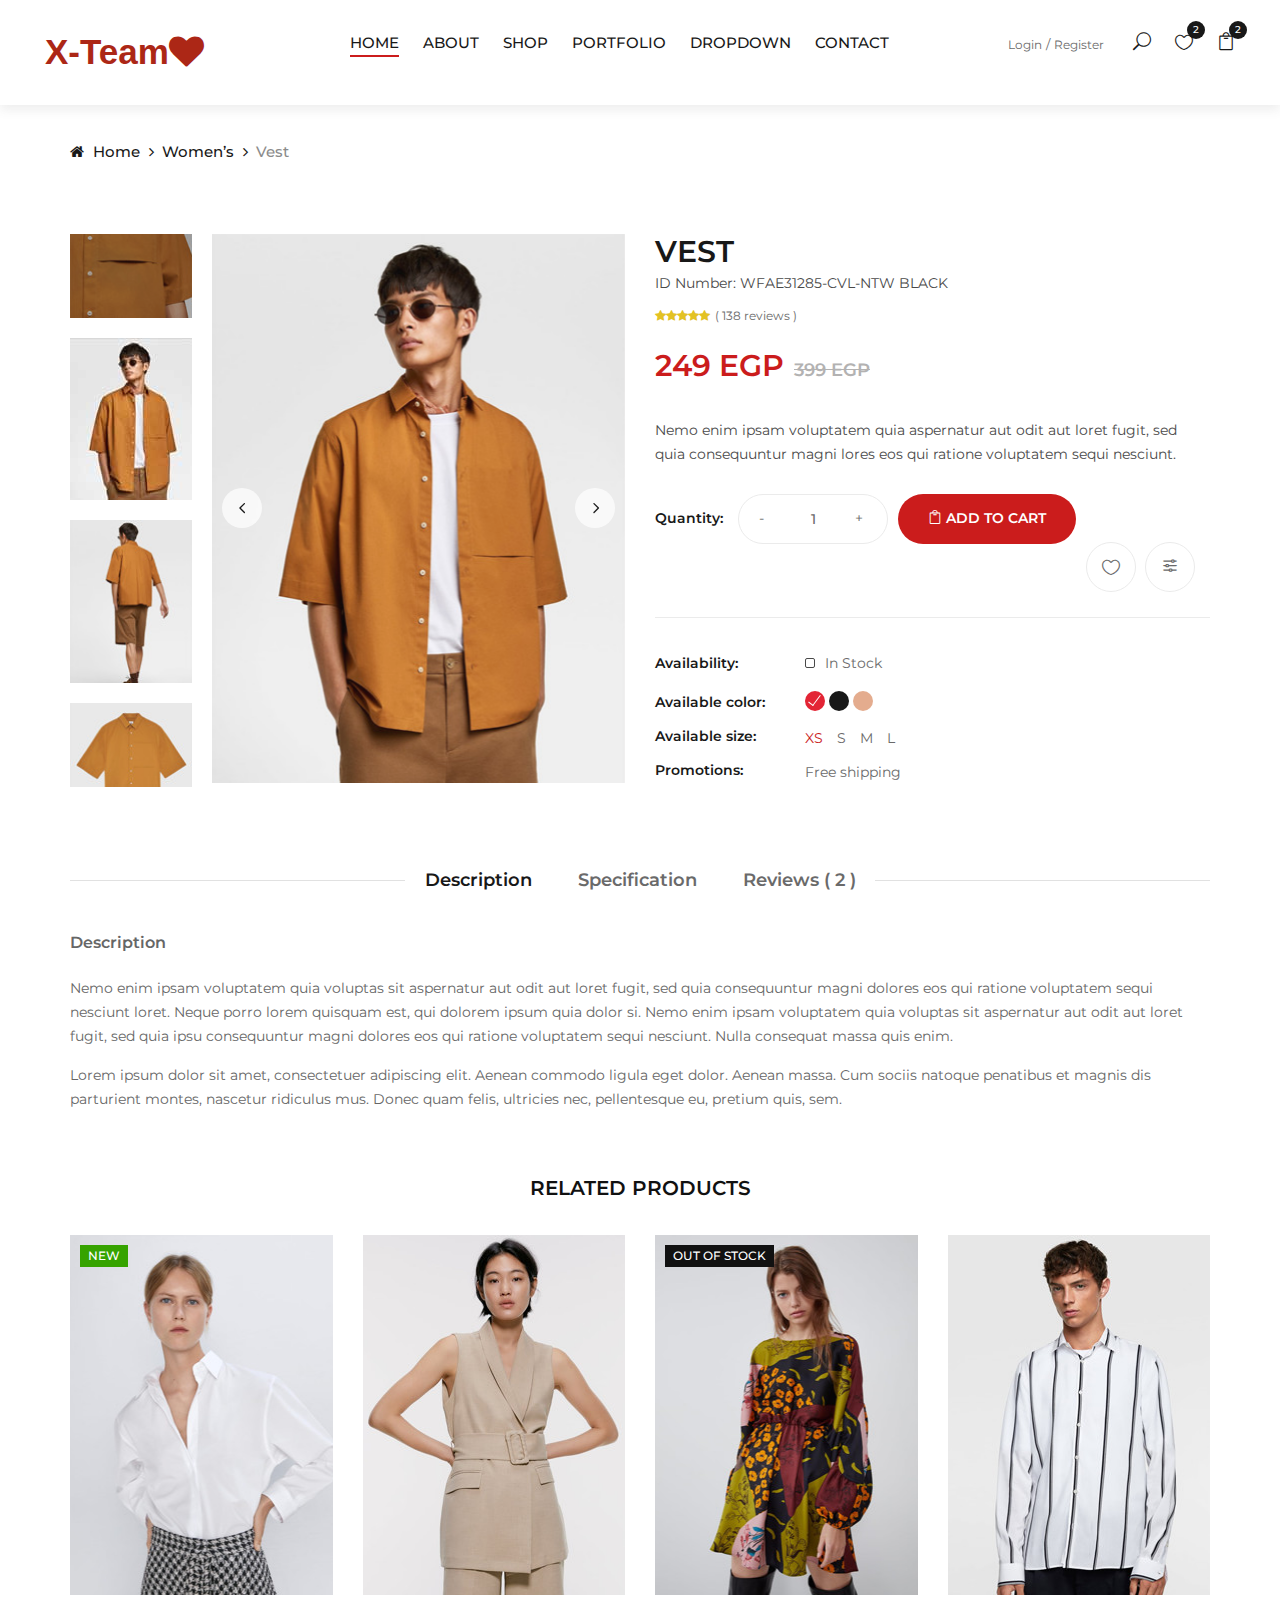
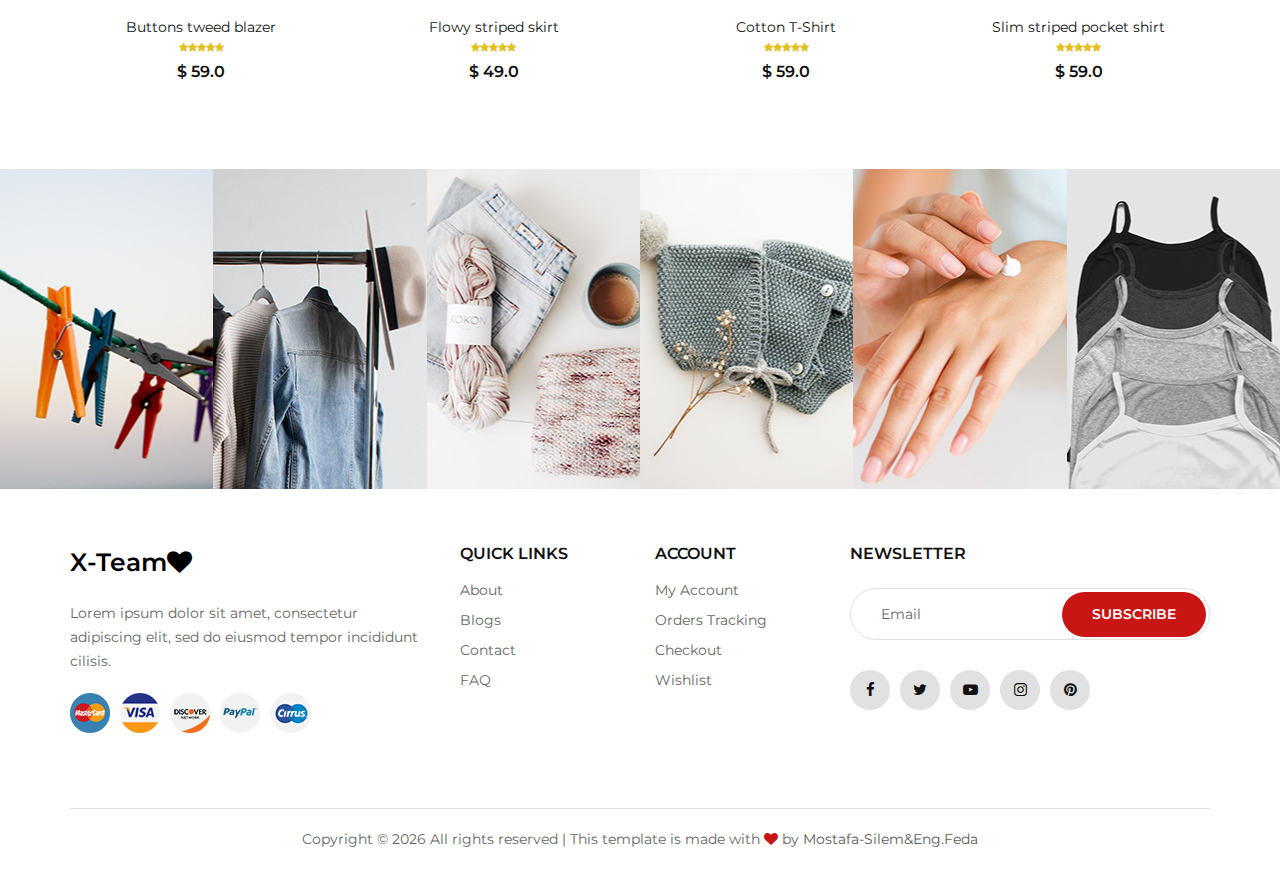
<file: product-details.html>
<!DOCTYPE html>
<html lang="zxx">

<head>
    <meta charset="UTF-8">
    <meta name="description" content="Ashion Template">
    <meta name="keywords" content="Ashion, unica, creative, html">
    <meta name="viewport" content="width=device-width, initial-scale=1.0">
    <meta http-equiv="X-UA-Compatible" content="ie=edge">
    <title>Product Details</title>

    <!-- Google Font -->
    <link href="https://fonts.googleapis.com/css2?family=Cookie&display=swap" rel="stylesheet">
    <link href="https://fonts.googleapis.com/css2?family=Montserrat:wght@400;500;600;700;800;900&display=swap"
    rel="stylesheet">

    <!-- Css Styles -->
    <link rel="stylesheet" href="css/bootstrap.min.css" type="text/css">
    <link rel="stylesheet" href="css/font-awesome.min.css" type="text/css">
    <link rel="stylesheet" href="css/elegant-icons.css" type="text/css">
    <link rel="stylesheet" href="css/jquery-ui.min.css" type="text/css">
    <link rel="stylesheet" href="css/magnific-popup.css" type="text/css">
    <link rel="stylesheet" href="css/owl.carousel.min.css" type="text/css">
    <link rel="stylesheet" href="css/slicknav.min.css" type="text/css">
    <link rel="stylesheet" href="css/style.css" type="text/css">
</head>

<body>
    <!-- Page Preloder -->
    <div id="preloder">
        <div class="loader"></div>
    </div>

    <!-- Start Menu Begin -->
    <div class="offcanvas-menu-overlay"></div>
    <div class="offcanvas-menu-wrapper">
        <div class="offcanvas__close">+</div>
        <ul class="offcanvas__widget">
            <li><span class="icon_search search-switch"></span></li>
            <li><a href="#"><span class="icon_heart_alt"></span>
                <div class="tip">2</div>
            </a></li>
            <li><a href="#"><span class="icon_bag_alt"></span>
                <div class="tip">2</div>
            </a></li>
        </ul>
        <div class="offcanvas__logo">
            <a href="./index.html">X-Team<i class="fa fa-heart" aria-hidden="true"></i></a>
        </div>
        <div id="mobile-menu-wrap"></div>
        <div class="offcanvas__auth">
            <a href="./login.html">Login</a>
            <a href="./register.html">Register</a>
        </div>
    </div>
    <!-- End Menu End -->

    <!-- Header Section Begin -->
    <header class="header">
        <div class="container-fluid">
            <div class="row">
                <div class="col-xl-3 col-lg-2">
                    <div class="header__logo">
                        <a class="link-logo" href="./index.html">X-Team<i class="fa fa-heart" aria-hidden="true"></i></a>
                    </div>
                </div>
                <div class="col-xl-6 col-lg-7">
                    <nav class="header__menu">
                        <ul>
                            <li class="active"><a href="./index.html">Home</a></li>
                            <li><a href="#">About</a></li>
                            <li><a href="./shop.html">Shop</a></li>
                            <li><a href="#">Portfolio</a></li>
                            <li><a href="#">Dropdown</a>
                                <ul class="dropdown">
                                    <li><a href="./product-details.html">Product Details</a></li>
                                    <li><a href="./shop-cart.html">Shop Cart</a></li>
                                    <li><a href="./checkout.html">Checkout</a></li>
                                    <li><a href="./blog-details.html">Blog Details</a></li>
                                </ul>
                            </li>
                            <li><a href="./contact.html">Contact</a></li>
                        </ul>
                    </nav>
                </div>
                <div class="col-lg-3">
                    <div class="header__right">
                        <div class="header__right__auth">
                            <a href="./login.html">Login</a>
                            <a href="./register.html">Register</a>
                        </div>
                        <ul class="header__right__widget">
                            <li><span class="icon_search search-switch"></span></li>
                            <li><a href="#"><span class="icon_heart_alt"></span>
                                <div class="tip">2</div>
                            </a></li>
                            <li><a href="#"><span class="icon_bag_alt"></span>
                                <div class="tip">2</div>
                            </a></li>
                        </ul>
                    </div>
                </div>
            </div>
            <div class="canvas__open">
                <i class="fa fa-bars"></i>
            </div>
        </div>
    </header>
    <!-- Header Section End -->

    <!-- Breadcrumb Begin -->
    <div class="breadcrumb-option">
        <div class="container">
            <div class="row">
                <div class="col-lg-12">
                    <div class="breadcrumb__links">
                        <a href="./index.html"><i class="fa fa-home"></i> Home</a>
                        <a href="#">Women’s </a>
                        <span>Vest</span>
                    </div>
                </div>
            </div>
        </div>
    </div>
    <!-- Breadcrumb End -->

    <!-- Product Details Section Begin -->
    <section class="product-details spad">
        <div class="container">
            <div class="row">
                <div class="col-lg-6">
                    <div class="product__details__pic">
                        <div class="product__details__pic__left product__thumb nice-scroll">
                            <a class="pt active" href="#product-1">
                                <img src="img/product/details/thumb-1.jpg" alt="">
                            </a>
                            <a class="pt" href="#product-2">
                                <img src="img/product/details/thumb-2.jpg" alt="">
                            </a>
                            <a class="pt" href="#product-3">
                                <img src="img/product/details/thumb-3.jpg" alt="">
                            </a>
                            <a class="pt" href="#product-4">
                                <img src="img/product/details/thumb-4.jpg" alt="">
                            </a>
                        </div>
                        <div class="product__details__slider__content">
                            <div class="product__details__pic__slider owl-carousel">
                                <img data-hash="product-1" class="product__big__img" src="img/product/details/product-1.jpg" alt="">
                                <img data-hash="product-2" class="product__big__img" src="img/product/details/product-3.jpg" alt="">
                                <img data-hash="product-3" class="product__big__img" src="img/product/details/product-2.jpg" alt="">
                                <img data-hash="product-4" class="product__big__img" src="img/product/details/product-4.jpg" alt="">
                            </div>
                        </div>
                    </div>
                </div>
                <div class="col-lg-6">
                    <div class="product__details__text">
                        <h3>Vest <span>ID Number: WFAE31285-CVL-NTW BLACK</span></h3>
                        <div class="rating">
                            <i class="fa fa-star"></i>
                            <i class="fa fa-star"></i>
                            <i class="fa fa-star"></i>
                            <i class="fa fa-star"></i>
                            <i class="fa fa-star"></i>
                            <span>( 138 reviews )</span>
                        </div>
                        <div class="product__details__price">249 EGP<span>399 EGP</span></div>
                        <p>Nemo enim ipsam voluptatem quia aspernatur aut odit aut loret fugit, sed quia consequuntur
                        magni lores eos qui ratione voluptatem sequi nesciunt.</p>
                        <div class="product__details__button">
                            <div class="quantity">
                                <span>Quantity:</span>
                                <div class="pro-qty">
                                    <input type="text" value="1">
                                </div>
                            </div>
                            <a href="#" class="cart-btn"><span class="icon_bag_alt"></span> Add to cart</a>
                            <br><br>
                            <ul>
                                <li><a href="#"><span class="icon_heart_alt"></span></a></li>
                                <li><a href="#"><span class="icon_adjust-horiz"></span></a></li>
                            </ul>
                        </div>
                        <div class="product__details__widget">
                            <ul>
                                <li>
                                    <span>Availability:</span>
                                    <div class="stock__checkbox">
                                        <label for="stockin">
                                            In Stock
                                            <input type="checkbox" id="stockin">
                                            <span class="checkmark"></span>
                                        </label>
                                    </div>
                                </li>
                                <li>
                                    <span>Available color:</span>
                                    <div class="color__checkbox">
                                        <label for="red">
                                            <input type="radio" name="color__radio" id="red" checked>
                                            <span class="checkmark"></span>
                                        </label>
                                        <label for="black">
                                            <input type="radio" name="color__radio" id="black">
                                            <span class="checkmark black-bg"></span>
                                        </label>
                                        <label for="grey">
                                            <input type="radio" name="color__radio" id="grey">
                                            <span class="checkmark grey-bg"></span>
                                        </label>
                                    </div>
                                </li>
                                <li>
                                    <span>Available size:</span>
                                    <div class="size__btn">
                                        <label for="xs-btn" class="active">
                                            <input type="radio" id="xs-btn">
                                            xs
                                        </label>
                                        <label for="s-btn">
                                            <input type="radio" id="s-btn">
                                            s
                                        </label>
                                        <label for="m-btn">
                                            <input type="radio" id="m-btn">
                                            m
                                        </label>
                                        <label for="l-btn">
                                            <input type="radio" id="l-btn">
                                            l
                                        </label>
                                    </div>
                                </li>
                                <li>
                                    <span>Promotions:</span>
                                    <p>Free shipping</p>
                                </li>
                            </ul>
                        </div>
                    </div>
                </div>
                <div class="col-lg-12">
                    <div class="product__details__tab">
                        <ul class="nav nav-tabs" role="tablist">
                            <li class="nav-item">
                                <a class="nav-link active" data-toggle="tab" href="#tabs-1" role="tab">Description</a>
                            </li>
                            <li class="nav-item">
                                <a class="nav-link" data-toggle="tab" href="#tabs-2" role="tab">Specification</a>
                            </li>
                            <li class="nav-item">
                                <a class="nav-link" data-toggle="tab" href="#tabs-3" role="tab">Reviews ( 2 )</a>
                            </li>
                        </ul>
                        <div class="tab-content">
                            <div class="tab-pane active" id="tabs-1" role="tabpanel">
                                <h6>Description</h6>
                                <p>Nemo enim ipsam voluptatem quia voluptas sit aspernatur aut odit aut loret fugit, sed
                                    quia consequuntur magni dolores eos qui ratione voluptatem sequi nesciunt loret.
                                    Neque porro lorem quisquam est, qui dolorem ipsum quia dolor si. Nemo enim ipsam
                                    voluptatem quia voluptas sit aspernatur aut odit aut loret fugit, sed quia ipsu
                                    consequuntur magni dolores eos qui ratione voluptatem sequi nesciunt. Nulla
                                consequat massa quis enim.</p>
                                <p>Lorem ipsum dolor sit amet, consectetuer adipiscing elit. Aenean commodo ligula eget
                                    dolor. Aenean massa. Cum sociis natoque penatibus et magnis dis parturient montes,
                                    nascetur ridiculus mus. Donec quam felis, ultricies nec, pellentesque eu, pretium
                                quis, sem.</p>
                            </div>
                            <div class="tab-pane" id="tabs-2" role="tabpanel">
                                <h6>Specification</h6>
                                <p>Nemo enim ipsam voluptatem quia voluptas sit aspernatur aut odit aut loret fugit, sed
                                    quia consequuntur magni dolores eos qui ratione voluptatem sequi nesciunt loret.
                                    Neque porro lorem quisquam est, qui dolorem ipsum quia dolor si. Nemo enim ipsam
                                    voluptatem quia voluptas sit aspernatur aut odit aut loret fugit, sed quia ipsu
                                    consequuntur magni dolores eos qui ratione voluptatem sequi nesciunt. Nulla
                                consequat massa quis enim.</p>
                                <p>Lorem ipsum dolor sit amet, consectetuer adipiscing elit. Aenean commodo ligula eget
                                    dolor. Aenean massa. Cum sociis natoque penatibus et magnis dis parturient montes,
                                    nascetur ridiculus mus. Donec quam felis, ultricies nec, pellentesque eu, pretium
                                quis, sem.</p>
                            </div>
                            <div class="tab-pane" id="tabs-3" role="tabpanel">
                                <h6>Reviews ( 2 )</h6>
                                <p>Nemo enim ipsam voluptatem quia voluptas sit aspernatur aut odit aut loret fugit, sed
                                    quia consequuntur magni dolores eos qui ratione voluptatem sequi nesciunt loret.
                                    Neque porro lorem quisquam est, qui dolorem ipsum quia dolor si. Nemo enim ipsam
                                    voluptatem quia voluptas sit aspernatur aut odit aut loret fugit, sed quia ipsu
                                    consequuntur magni dolores eos qui ratione voluptatem sequi nesciunt. Nulla
                                consequat massa quis enim.</p>
                                <p>Lorem ipsum dolor sit amet, consectetuer adipiscing elit. Aenean commodo ligula eget
                                    dolor. Aenean massa. Cum sociis natoque penatibus et magnis dis parturient montes,
                                    nascetur ridiculus mus. Donec quam felis, ultricies nec, pellentesque eu, pretium
                                quis, sem.</p>
                            </div>
                        </div>
                    </div>
                </div>
            </div>
            <div class="row">
                <div class="col-lg-12 text-center">
                    <div class="related__title">
                        <h5>RELATED PRODUCTS</h5>
                    </div>
                </div>
                <div class="col-lg-3 col-md-4 col-sm-6">
                    <div class="product__item">
                        <div class="product__item__pic set-bg" data-setbg="img/product/related/rp-1.jpg">
                            <div class="label new">New</div>
                            <ul class="product__hover">
                                <li><a href="img/product/related/rp-1.jpg" class="image-popup"><span class="arrow_expand"></span></a></li>
                                <li><a href="#"><span class="icon_heart_alt"></span></a></li>
                                <li><a href="#"><span class="icon_bag_alt"></span></a></li>
                            </ul>
                        </div>
                        <div class="product__item__text">
                            <h6><a href="#">Buttons tweed blazer</a></h6>
                            <div class="rating">
                                <i class="fa fa-star"></i>
                                <i class="fa fa-star"></i>
                                <i class="fa fa-star"></i>
                                <i class="fa fa-star"></i>
                                <i class="fa fa-star"></i>
                            </div>
                            <div class="product__price">$ 59.0</div>
                        </div>
                    </div>
                </div>
                <div class="col-lg-3 col-md-4 col-sm-6">
                    <div class="product__item">
                        <div class="product__item__pic set-bg" data-setbg="img/product/related/rp-2.jpg">
                            <ul class="product__hover">
                                <li><a href="img/product/related/rp-2.jpg" class="image-popup"><span class="arrow_expand"></span></a></li>
                                <li><a href="#"><span class="icon_heart_alt"></span></a></li>
                                <li><a href="#"><span class="icon_bag_alt"></span></a></li>
                            </ul>
                        </div>
                        <div class="product__item__text">
                            <h6><a href="#">Flowy striped skirt</a></h6>
                            <div class="rating">
                                <i class="fa fa-star"></i>
                                <i class="fa fa-star"></i>
                                <i class="fa fa-star"></i>
                                <i class="fa fa-star"></i>
                                <i class="fa fa-star"></i>
                            </div>
                            <div class="product__price">$ 49.0</div>
                        </div>
                    </div>
                </div>
                <div class="col-lg-3 col-md-4 col-sm-6">
                    <div class="product__item">
                        <div class="product__item__pic set-bg" data-setbg="img/product/related/rp-3.jpg">
                            <div class="label stockout">out of stock</div>
                            <ul class="product__hover">
                                <li><a href="img/product/related/rp-3.jpg" class="image-popup"><span class="arrow_expand"></span></a></li>
                                <li><a href="#"><span class="icon_heart_alt"></span></a></li>
                                <li><a href="#"><span class="icon_bag_alt"></span></a></li>
                            </ul>
                        </div>
                        <div class="product__item__text">
                            <h6><a href="#">Cotton T-Shirt</a></h6>
                            <div class="rating">
                                <i class="fa fa-star"></i>
                                <i class="fa fa-star"></i>
                                <i class="fa fa-star"></i>
                                <i class="fa fa-star"></i>
                                <i class="fa fa-star"></i>
                            </div>
                            <div class="product__price">$ 59.0</div>
                        </div>
                    </div>
                </div>
                <div class="col-lg-3 col-md-4 col-sm-6">
                    <div class="product__item">
                        <div class="product__item__pic set-bg" data-setbg="img/product/related/rp-4.jpg">
                            <ul class="product__hover">
                                <li><a href="img/product/related/rp-4.jpg" class="image-popup"><span class="arrow_expand"></span></a></li>
                                <li><a href="#"><span class="icon_heart_alt"></span></a></li>
                                <li><a href="#"><span class="icon_bag_alt"></span></a></li>
                            </ul>
                        </div>
                        <div class="product__item__text">
                            <h6><a href="#">Slim striped pocket shirt</a></h6>
                            <div class="rating">
                                <i class="fa fa-star"></i>
                                <i class="fa fa-star"></i>
                                <i class="fa fa-star"></i>
                                <i class="fa fa-star"></i>
                                <i class="fa fa-star"></i>
                            </div>
                            <div class="product__price">$ 59.0</div>
                        </div>
                    </div>
                </div>
            </div>
        </div>
    </section>
    <!-- Product Details Section End -->

    <!-- Instagram Begin -->
    <div class="instagram">
        <div class="container-fluid">
            <div class="row">
                <div class="col-lg-2 col-md-4 col-sm-4 p-0">
                    <div class="instagram__item set-bg" data-setbg="img/instagram/insta-1.jpg">
                        <div class="instagram__text">
                            <i class="fa fa-instagram"></i>
                            <a href="#">@ X_Team</a>
                        </div>
                    </div>
                </div>
                <div class="col-lg-2 col-md-4 col-sm-4 p-0">
                    <div class="instagram__item set-bg" data-setbg="img/instagram/insta-2.jpg">
                        <div class="instagram__text">
                            <i class="fa fa-instagram"></i>
                            <a href="#">@ X_Team</a>
                        </div>
                    </div>
                </div>
                <div class="col-lg-2 col-md-4 col-sm-4 p-0">
                    <div class="instagram__item set-bg" data-setbg="img/instagram/insta-3.jpg">
                        <div class="instagram__text">
                            <i class="fa fa-instagram"></i>
                            <a href="#">@ X_Team</a>
                        </div>
                    </div>
                </div>
                <div class="col-lg-2 col-md-4 col-sm-4 p-0">
                    <div class="instagram__item set-bg" data-setbg="img/instagram/insta-4.jpg">
                        <div class="instagram__text">
                            <i class="fa fa-instagram"></i>
                            <a href="#">@ X_Team</a>
                        </div>
                    </div>
                </div>
                <div class="col-lg-2 col-md-4 col-sm-4 p-0">
                    <div class="instagram__item set-bg" data-setbg="img/instagram/insta-5.jpg">
                        <div class="instagram__text">
                            <i class="fa fa-instagram"></i>
                            <a href="#">@ X_Team</a>
                        </div>
                    </div>
                </div>
                <div class="col-lg-2 col-md-4 col-sm-4 p-0">
                    <div class="instagram__item set-bg" data-setbg="img/instagram/insta-6.jpg">
                        <div class="instagram__text">
                            <i class="fa fa-instagram"></i>
                            <a href="#">@ X_Team</a>
                        </div>
                    </div>
                </div>
            </div>
        </div>
    </div>
    <!-- Instagram End -->

    <!-- Footer Section Begin -->
    <footer class="footer">
        <div class="container">
            <div class="row">
                <div class="col-lg-4 col-md-6 col-sm-7">
                    <div class="footer__about">
                        <div class="footer__logo">
                            <a class="link-footer" href="./index.html">X-Team<i class="fa fa-heart" aria-hidden="true"></i></a>
                        </div>
                        <p>Lorem ipsum dolor sit amet, consectetur adipiscing elit, sed do eiusmod tempor incididunt
                        cilisis.</p>
                        <div class="footer__payment">
                            <a href="#"><img src="img/payment/payment-1.png" alt=""></a>
                            <a href="#"><img src="img/payment/payment-2.png" alt=""></a>
                            <a href="#"><img src="img/payment/payment-3.png" alt=""></a>
                            <a href="#"><img src="img/payment/payment-4.png" alt=""></a>
                            <a href="#"><img src="img/payment/payment-5.png" alt=""></a>
                        </div>
                    </div>
                </div>
                <div class="col-lg-2 col-md-3 col-sm-5">
                    <div class="footer__widget">
                        <h6>Quick links</h6>
                        <ul>
                            <li><a href="#">About</a></li>
                            <li><a href="#">Blogs</a></li>
                            <li><a href="#">Contact</a></li>
                            <li><a href="#">FAQ</a></li>
                        </ul>
                    </div>
                </div>
                <div class="col-lg-2 col-md-3 col-sm-4">
                    <div class="footer__widget">
                        <h6>Account</h6>
                        <ul>
                            <li><a href="#">My Account</a></li>
                            <li><a href="#">Orders Tracking</a></li>
                            <li><a href="#">Checkout</a></li>
                            <li><a href="#">Wishlist</a></li>
                        </ul>
                    </div>
                </div>
                <div class="col-lg-4 col-md-8 col-sm-8">
                    <div class="footer__newslatter">
                        <h6>NEWSLETTER</h6>
                        <form action="#">
                            <input type="text" placeholder="Email">
                            <button type="submit" class="site-btn">Subscribe</button>
                        </form>
                        <div class="footer__social">
                            <a href="#"><i class="fa fa-facebook"></i></a>
                            <a href="#"><i class="fa fa-twitter"></i></a>
                            <a href="#"><i class="fa fa-youtube-play"></i></a>
                            <a href="#"><i class="fa fa-instagram"></i></a>
                            <a href="#"><i class="fa fa-pinterest"></i></a>
                        </div>
                    </div>
                </div>
            </div>
            <div class="row">
                <div class="col-lg-12">
                    <!-- X-TEAM -->
                    <div class="footer__copyright__text">
                        <p>Copyright &copy; <script>document.write(new Date().getFullYear());</script> All rights reserved | This template is made with <i class="fa fa-heart" aria-hidden="true"></i> by <a href="https://colorlib.com" target="_blank">Mostafa-Silem&Eng.Feda</a></p>
                    </div>
                    <!-- X-TEAM -->
                </div>
            </div>
        </div>
    </footer>
    <!-- Footer Section End -->

   

    <!-- Js Plugins -->
    <script src="js/jquery-3.3.1.min.js"></script>
    <script src="js/bootstrap.min.js"></script>
    <script src="js/jquery.magnific-popup.min.js"></script>
    <script src="js/jquery-ui.min.js"></script>
    <script src="js/mixitup.min.js"></script>
    <script src="js/jquery.countdown.min.js"></script>
    <script src="js/jquery.slicknav.js"></script>
    <script src="js/owl.carousel.min.js"></script>
    <script src="js/jquery.nicescroll.min.js"></script>
    <script src="js/main.js"></script>
</body>

</html>
</file>
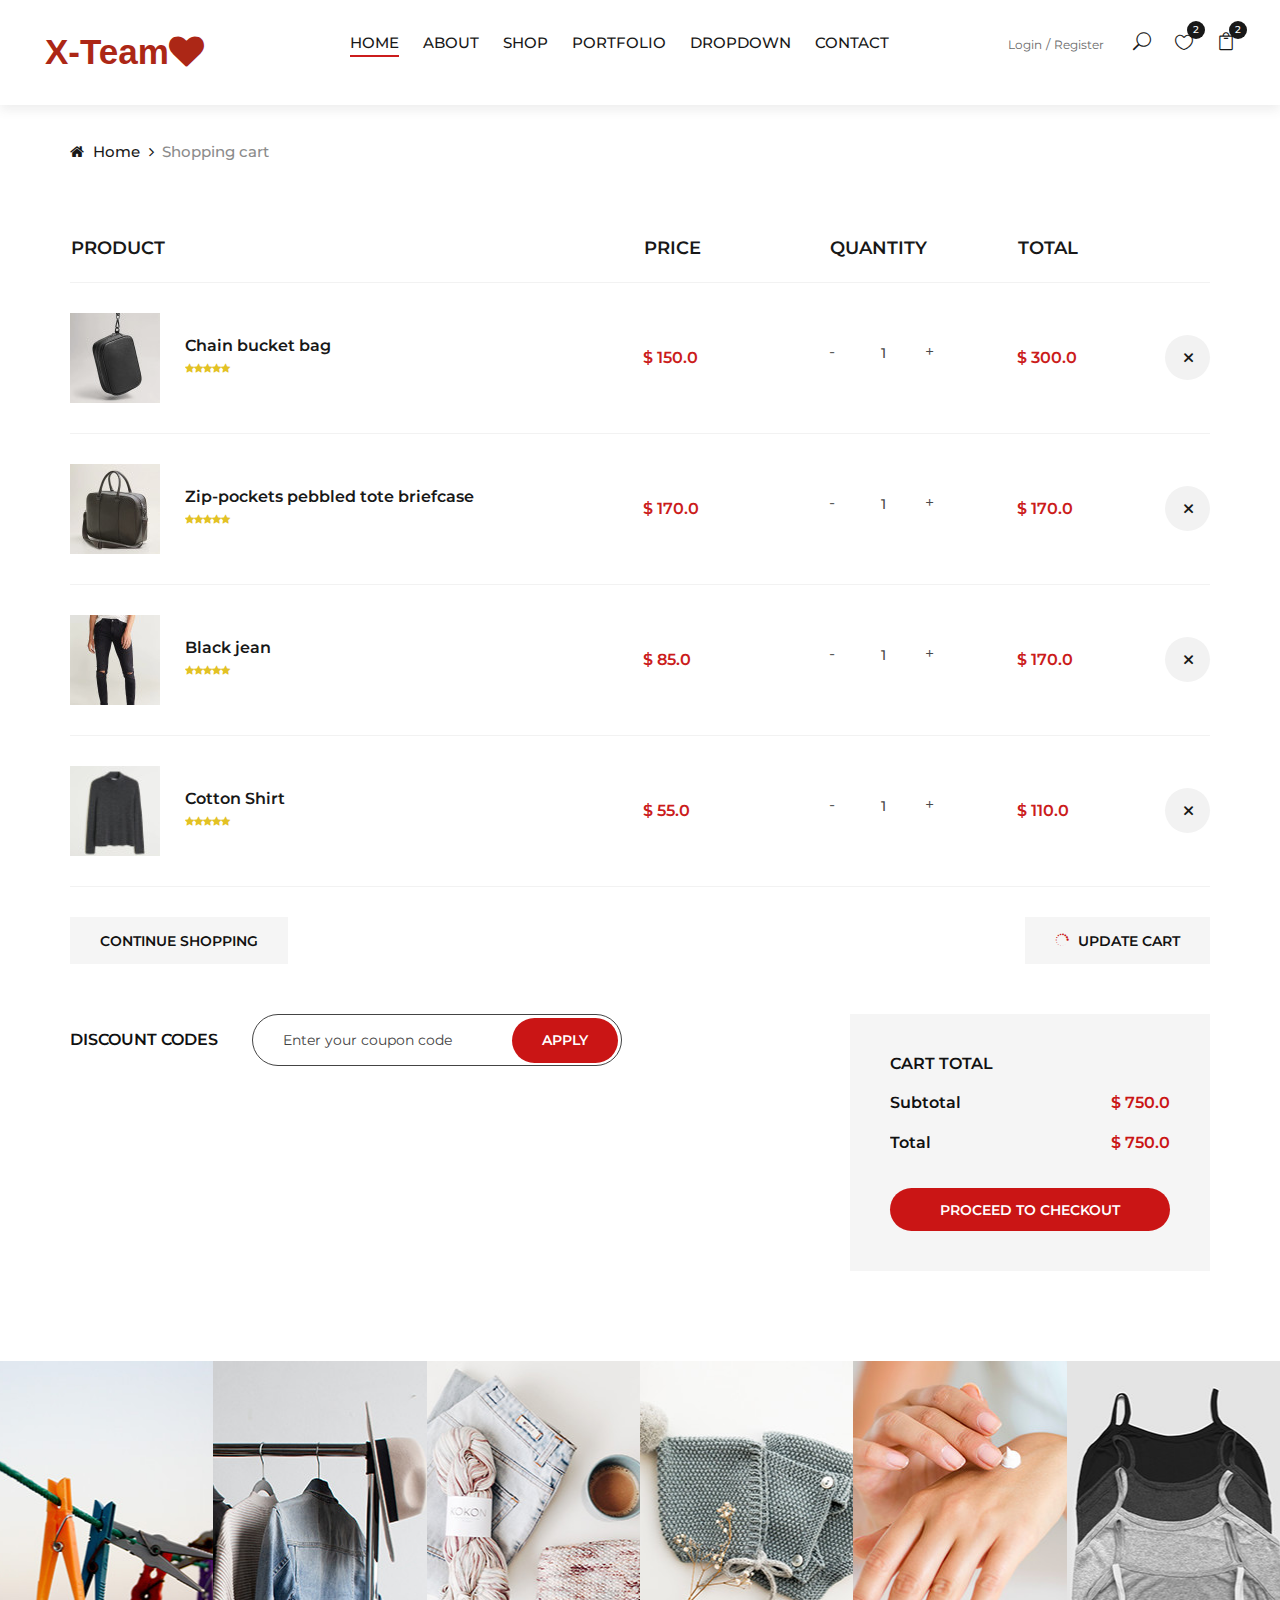
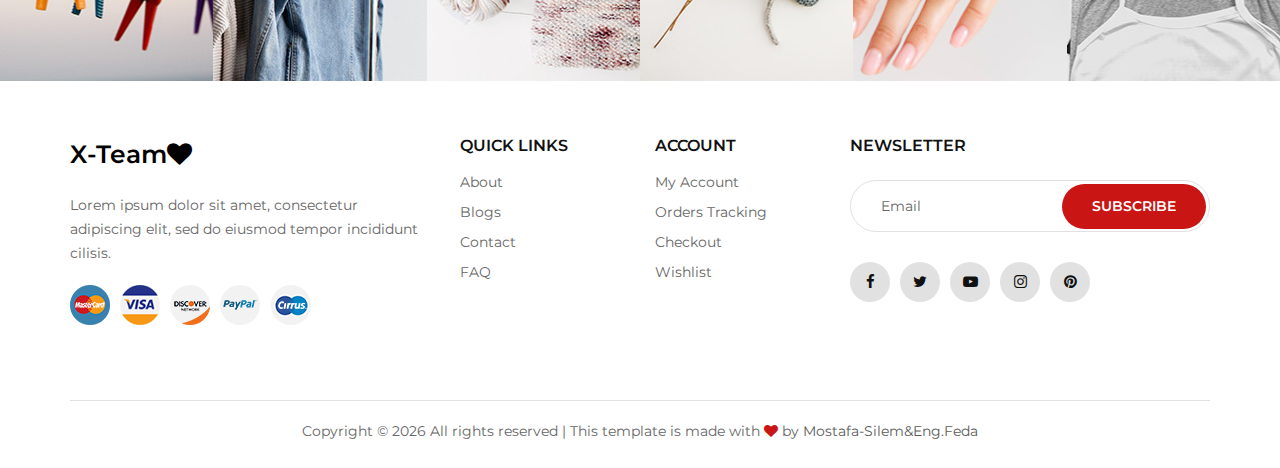
<file: shop-cart.html>
<!DOCTYPE html>
<html lang="zxx">

<head>
    <meta charset="UTF-8">
    <meta name="description" content="Ashion Template">
    <meta name="keywords" content="Ashion, unica, creative, html">
    <meta name="viewport" content="width=device-width, initial-scale=1.0">
    <meta http-equiv="X-UA-Compatible" content="ie=edge">
    <title>Shop-Cart</title>

    <!-- Google Font -->
    <link href="https://fonts.googleapis.com/css2?family=Cookie&display=swap" rel="stylesheet">
    <link href="https://fonts.googleapis.com/css2?family=Montserrat:wght@400;500;600;700;800;900&display=swap"
    rel="stylesheet">

    <!-- Css Styles -->
    <link rel="stylesheet" href="css/bootstrap.min.css" type="text/css">
    <link rel="stylesheet" href="css/font-awesome.min.css" type="text/css">
    <link rel="stylesheet" href="css/elegant-icons.css" type="text/css">
    <link rel="stylesheet" href="css/jquery-ui.min.css" type="text/css">
    <link rel="stylesheet" href="css/magnific-popup.css" type="text/css">
    <link rel="stylesheet" href="css/owl.carousel.min.css" type="text/css">
    <link rel="stylesheet" href="css/slicknav.min.css" type="text/css">
    <link rel="stylesheet" href="css/style.css" type="text/css">
</head>

<body>
    <!-- Page Preloder -->
    <div id="preloder">
        <div class="loader"></div>
    </div>

    <!-- Start Menu Begin -->
    <div class="offcanvas-menu-overlay"></div>
    <div class="offcanvas-menu-wrapper">
        <div class="offcanvas__close">+</div>
        <ul class="offcanvas__widget">
            <li><span class="icon_search search-switch"></span></li>
            <li><a href="#"><span class="icon_heart_alt"></span>
                <div class="tip">2</div>
            </a></li>
            <li><a href="#"><span class="icon_bag_alt"></span>
                <div class="tip">2</div>
            </a></li>
        </ul>
        <div class="offcanvas__logo">
            <a href="./index.html">X-Team<i class="fa fa-heart" aria-hidden="true"></i></a>
        </div>
        <div id="mobile-menu-wrap"></div>
        <div class="offcanvas__auth">
            <a href="./login.html">Login</a>
            <a href="./register.html">Register</a>
        </div>
    </div>
    <!-- End Menu End -->

    <!-- Header Section Begin -->
    <header class="header">
        <div class="container-fluid">
            <div class="row">
                <div class="col-xl-3 col-lg-2">
                    <div class="header__logo">
                        <a class="link-logo" href="./index.html">X-Team<i class="fa fa-heart" aria-hidden="true"></i></a>
                    </div>
                </div>
                <div class="col-xl-6 col-lg-7">
                    <nav class="header__menu">
                        <ul>
                            <li class="active"><a href="./index.html">Home</a></li>
                            <li><a href="#">About</a></li>
                            <li><a href="./shop.html">Shop</a></li>
                            <li><a href="#">Portfolio</a></li>
                            <li><a href="#">Dropdown</a>
                                <ul class="dropdown">
                                    <li><a href="./product-details.html">Product Details</a></li>
                                    <li><a href="./shop-cart.html">Shop Cart</a></li>
                                    <li><a href="./checkout.html">Checkout</a></li>
                                    <li><a href="./blog-details.html">Blog Details</a></li>
                                </ul>
                            </li>
                            <li><a href="./contact.html">Contact</a></li>
                        </ul>
                    </nav>
                </div>
                <div class="col-lg-3">
                    <div class="header__right">
                        <div class="header__right__auth">
                            <a href="./login.html">Login</a>
                            <a href="./register.html">Register</a>
                        </div>
                        <ul class="header__right__widget">
                            <li><span class="icon_search search-switch"></span></li>
                            <li><a href="#"><span class="icon_heart_alt"></span>
                                <div class="tip">2</div>
                            </a></li>
                            <li><a href="#"><span class="icon_bag_alt"></span>
                                <div class="tip">2</div>
                            </a></li>
                        </ul>
                    </div>
                </div>
            </div>
            <div class="canvas__open">
                <i class="fa fa-bars"></i>
            </div>
        </div>
    </header>
    <!-- Header Section End -->

    <!-- Breadcrumb Begin -->
    <div class="breadcrumb-option">
        <div class="container">
            <div class="row">
                <div class="col-lg-12">
                    <div class="breadcrumb__links">
                        <a href="./index.html"><i class="fa fa-home"></i> Home</a>
                        <span>Shopping cart</span>
                    </div>
                </div>
            </div>
        </div>
    </div>
    <!-- Breadcrumb End -->

    <!-- Shop Cart Section Begin -->
    <section class="shop-cart spad">
        <div class="container">
            <div class="row">
                <div class="col-lg-12">
                    <div class="shop__cart__table">
                        <table>
                            <thead>
                                <tr>
                                    <th>Product</th>
                                    <th>Price</th>
                                    <th>Quantity</th>
                                    <th>Total</th>
                                    <th></th>
                                </tr>
                            </thead>
                            <tbody>
                                <tr>
                                    <td class="cart__product__item">
                                        <img src="img/shop-cart/cp-1.jpg" alt="">
                                        <div class="cart__product__item__title">
                                            <h6>Chain bucket bag</h6>
                                            <div class="rating">
                                                <i class="fa fa-star"></i>
                                                <i class="fa fa-star"></i>
                                                <i class="fa fa-star"></i>
                                                <i class="fa fa-star"></i>
                                                <i class="fa fa-star"></i>
                                            </div>
                                        </div>
                                    </td>
                                    <td class="cart__price">$ 150.0</td>
                                    <td class="cart__quantity">
                                        <div class="pro-qty">
                                            <input type="text" value="1">
                                        </div>
                                    </td>
                                    <td class="cart__total">$ 300.0</td>
                                    <td class="cart__close"><span class="icon_close"></span></td>
                                </tr>
                                <tr>
                                    <td class="cart__product__item">
                                        <img src="img/shop-cart/cp-2.jpg" alt="">
                                        <div class="cart__product__item__title">
                                            <h6>Zip-pockets pebbled tote briefcase</h6>
                                            <div class="rating">
                                                <i class="fa fa-star"></i>
                                                <i class="fa fa-star"></i>
                                                <i class="fa fa-star"></i>
                                                <i class="fa fa-star"></i>
                                                <i class="fa fa-star"></i>
                                            </div>
                                        </div>
                                    </td>
                                    <td class="cart__price">$ 170.0</td>
                                    <td class="cart__quantity">
                                        <div class="pro-qty">
                                            <input type="text" value="1">
                                        </div>
                                    </td>
                                    <td class="cart__total">$ 170.0</td>
                                    <td class="cart__close"><span class="icon_close"></span></td>
                                </tr>
                                <tr>
                                    <td class="cart__product__item">
                                        <img src="img/shop-cart/cp-3.jpg" alt="">
                                        <div class="cart__product__item__title">
                                            <h6>Black jean</h6>
                                            <div class="rating">
                                                <i class="fa fa-star"></i>
                                                <i class="fa fa-star"></i>
                                                <i class="fa fa-star"></i>
                                                <i class="fa fa-star"></i>
                                                <i class="fa fa-star"></i>
                                            </div>
                                        </div>
                                    </td>
                                    <td class="cart__price">$ 85.0</td>
                                    <td class="cart__quantity">
                                        <div class="pro-qty">
                                            <input type="text" value="1">
                                        </div>
                                    </td>
                                    <td class="cart__total">$ 170.0</td>
                                    <td class="cart__close"><span class="icon_close"></span></td>
                                </tr>
                                <tr>
                                    <td class="cart__product__item">
                                        <img src="img/shop-cart/cp-4.jpg" alt="">
                                        <div class="cart__product__item__title">
                                            <h6>Cotton Shirt</h6>
                                            <div class="rating">
                                                <i class="fa fa-star"></i>
                                                <i class="fa fa-star"></i>
                                                <i class="fa fa-star"></i>
                                                <i class="fa fa-star"></i>
                                                <i class="fa fa-star"></i>
                                            </div>
                                        </div>
                                    </td>
                                    <td class="cart__price">$ 55.0</td>
                                    <td class="cart__quantity">
                                        <div class="pro-qty">
                                            <input type="text" value="1">
                                        </div>
                                    </td>
                                    <td class="cart__total">$ 110.0</td>
                                    <td class="cart__close"><span class="icon_close"></span></td>
                                </tr>
                            </tbody>
                        </table>
                    </div>
                </div>
            </div>
            <div class="row">
                <div class="col-lg-6 col-md-6 col-sm-6">
                    <div class="cart__btn">
                        <a href="#">Continue Shopping</a>
                    </div>
                </div>
                <div class="col-lg-6 col-md-6 col-sm-6">
                    <div class="cart__btn update__btn">
                        <a href="#"><span class="icon_loading"></span> Update cart</a>
                    </div>
                </div>
            </div>
            <div class="row">
                <div class="col-lg-6">
                    <div class="discount__content">
                        <h6>Discount codes</h6>
                        <form action="#">
                            <input type="text" placeholder="Enter your coupon code">
                            <button type="submit" class="site-btn">Apply</button>
                        </form>
                    </div>
                </div>
                <div class="col-lg-4 offset-lg-2">
                    <div class="cart__total__procced">
                        <h6>Cart total</h6>
                        <ul>
                            <li>Subtotal <span>$ 750.0</span></li>
                            <li>Total <span>$ 750.0</span></li>
                        </ul>
                        <a href="#" class="primary-btn">Proceed to checkout</a>
                    </div>
                </div>
            </div>
        </div>
    </section>
    <!-- Shop Cart Section End -->

    <!-- Instagram Begin -->
    <div class="instagram">
        <div class="container-fluid">
            <div class="row">
                <div class="col-lg-2 col-md-4 col-sm-4 p-0">
                    <div class="instagram__item set-bg" data-setbg="img/instagram/insta-1.jpg">
                        <div class="instagram__text">
                            <i class="fa fa-instagram"></i>
                            <a href="#">@ X_Team</a>
                        </div>
                    </div>
                </div>
                <div class="col-lg-2 col-md-4 col-sm-4 p-0">
                    <div class="instagram__item set-bg" data-setbg="img/instagram/insta-2.jpg">
                        <div class="instagram__text">
                            <i class="fa fa-instagram"></i>
                            <a href="#">@ X_Team</a>
                        </div>
                    </div>
                </div>
                <div class="col-lg-2 col-md-4 col-sm-4 p-0">
                    <div class="instagram__item set-bg" data-setbg="img/instagram/insta-3.jpg">
                        <div class="instagram__text">
                            <i class="fa fa-instagram"></i>
                            <a href="#">@ X_Team</a>
                        </div>
                    </div>
                </div>
                <div class="col-lg-2 col-md-4 col-sm-4 p-0">
                    <div class="instagram__item set-bg" data-setbg="img/instagram/insta-4.jpg">
                        <div class="instagram__text">
                            <i class="fa fa-instagram"></i>
                            <a href="#">@ X_Team</a>
                        </div>
                    </div>
                </div>
                <div class="col-lg-2 col-md-4 col-sm-4 p-0">
                    <div class="instagram__item set-bg" data-setbg="img/instagram/insta-5.jpg">
                        <div class="instagram__text">
                            <i class="fa fa-instagram"></i>
                            <a href="#">@ X_Team</a>
                        </div>
                    </div>
                </div>
                <div class="col-lg-2 col-md-4 col-sm-4 p-0">
                    <div class="instagram__item set-bg" data-setbg="img/instagram/insta-6.jpg">
                        <div class="instagram__text">
                            <i class="fa fa-instagram"></i>
                            <a href="#">@ X_Team</a>
                        </div>
                    </div>
                </div>
            </div>
        </div>
    </div>
    <!-- Instagram End -->

    <!-- Footer Section Begin -->
<footer class="footer">
    <div class="container">
        <div class="row">
            <div class="col-lg-4 col-md-6 col-sm-7">
                <div class="footer__about">
                    <div class="footer__logo">
                        <a class="link-footer" href="./index.html">X-Team<i class="fa fa-heart" aria-hidden="true"></i></a>
                    </div>
                    <p>Lorem ipsum dolor sit amet, consectetur adipiscing elit, sed do eiusmod tempor incididunt
                    cilisis.</p>
                    <div class="footer__payment">
                        <a href="#"><img src="img/payment/payment-1.png" alt=""></a>
                        <a href="#"><img src="img/payment/payment-2.png" alt=""></a>
                        <a href="#"><img src="img/payment/payment-3.png" alt=""></a>
                        <a href="#"><img src="img/payment/payment-4.png" alt=""></a>
                        <a href="#"><img src="img/payment/payment-5.png" alt=""></a>
                    </div>
                </div>
            </div>
            <div class="col-lg-2 col-md-3 col-sm-5">
                <div class="footer__widget">
                    <h6>Quick links</h6>
                    <ul>
                        <li><a href="#">About</a></li>
                        <li><a href="#">Blogs</a></li>
                        <li><a href="#">Contact</a></li>
                        <li><a href="#">FAQ</a></li>
                    </ul>
                </div>
            </div>
            <div class="col-lg-2 col-md-3 col-sm-4">
                <div class="footer__widget">
                    <h6>Account</h6>
                    <ul>
                        <li><a href="#">My Account</a></li>
                        <li><a href="#">Orders Tracking</a></li>
                        <li><a href="#">Checkout</a></li>
                        <li><a href="#">Wishlist</a></li>
                    </ul>
                </div>
            </div>
            <div class="col-lg-4 col-md-8 col-sm-8">
                <div class="footer__newslatter">
                    <h6>NEWSLETTER</h6>
                    <form action="#">
                        <input type="text" placeholder="Email">
                        <button type="submit" class="site-btn">Subscribe</button>
                    </form>
                    <div class="footer__social">
                        <a href="#"><i class="fa fa-facebook"></i></a>
                        <a href="#"><i class="fa fa-twitter"></i></a>
                        <a href="#"><i class="fa fa-youtube-play"></i></a>
                        <a href="#"><i class="fa fa-instagram"></i></a>
                        <a href="#"><i class="fa fa-pinterest"></i></a>
                    </div>
                </div>
            </div>
        </div>
        <div class="row">
            <div class="col-lg-12">
                <!-- X-TEAM -->
                <div class="footer__copyright__text">
                    <p>Copyright &copy; <script>document.write(new Date().getFullYear());</script> All rights reserved | This template is made with <i class="fa fa-heart" aria-hidden="true"></i> by <a href="https://colorlib.com" target="_blank">Mostafa-Silem&Eng.Feda</a></p>
                </div>
                <!-- X-TEAM -->
            </div>
        </div>
    </div>
</footer>
<!-- Footer Section End -->



    <!-- Js Plugins -->
    <script src="js/jquery-3.3.1.min.js"></script>
    <script src="js/bootstrap.min.js"></script>
    <script src="js/jquery.magnific-popup.min.js"></script>
    <script src="js/jquery-ui.min.js"></script>
    <script src="js/mixitup.min.js"></script>
    <script src="js/jquery.countdown.min.js"></script>
    <script src="js/jquery.slicknav.js"></script>
    <script src="js/owl.carousel.min.js"></script>
    <script src="js/jquery.nicescroll.min.js"></script>
    <script src="js/main.js"></script>
</body>

</html>
</file>
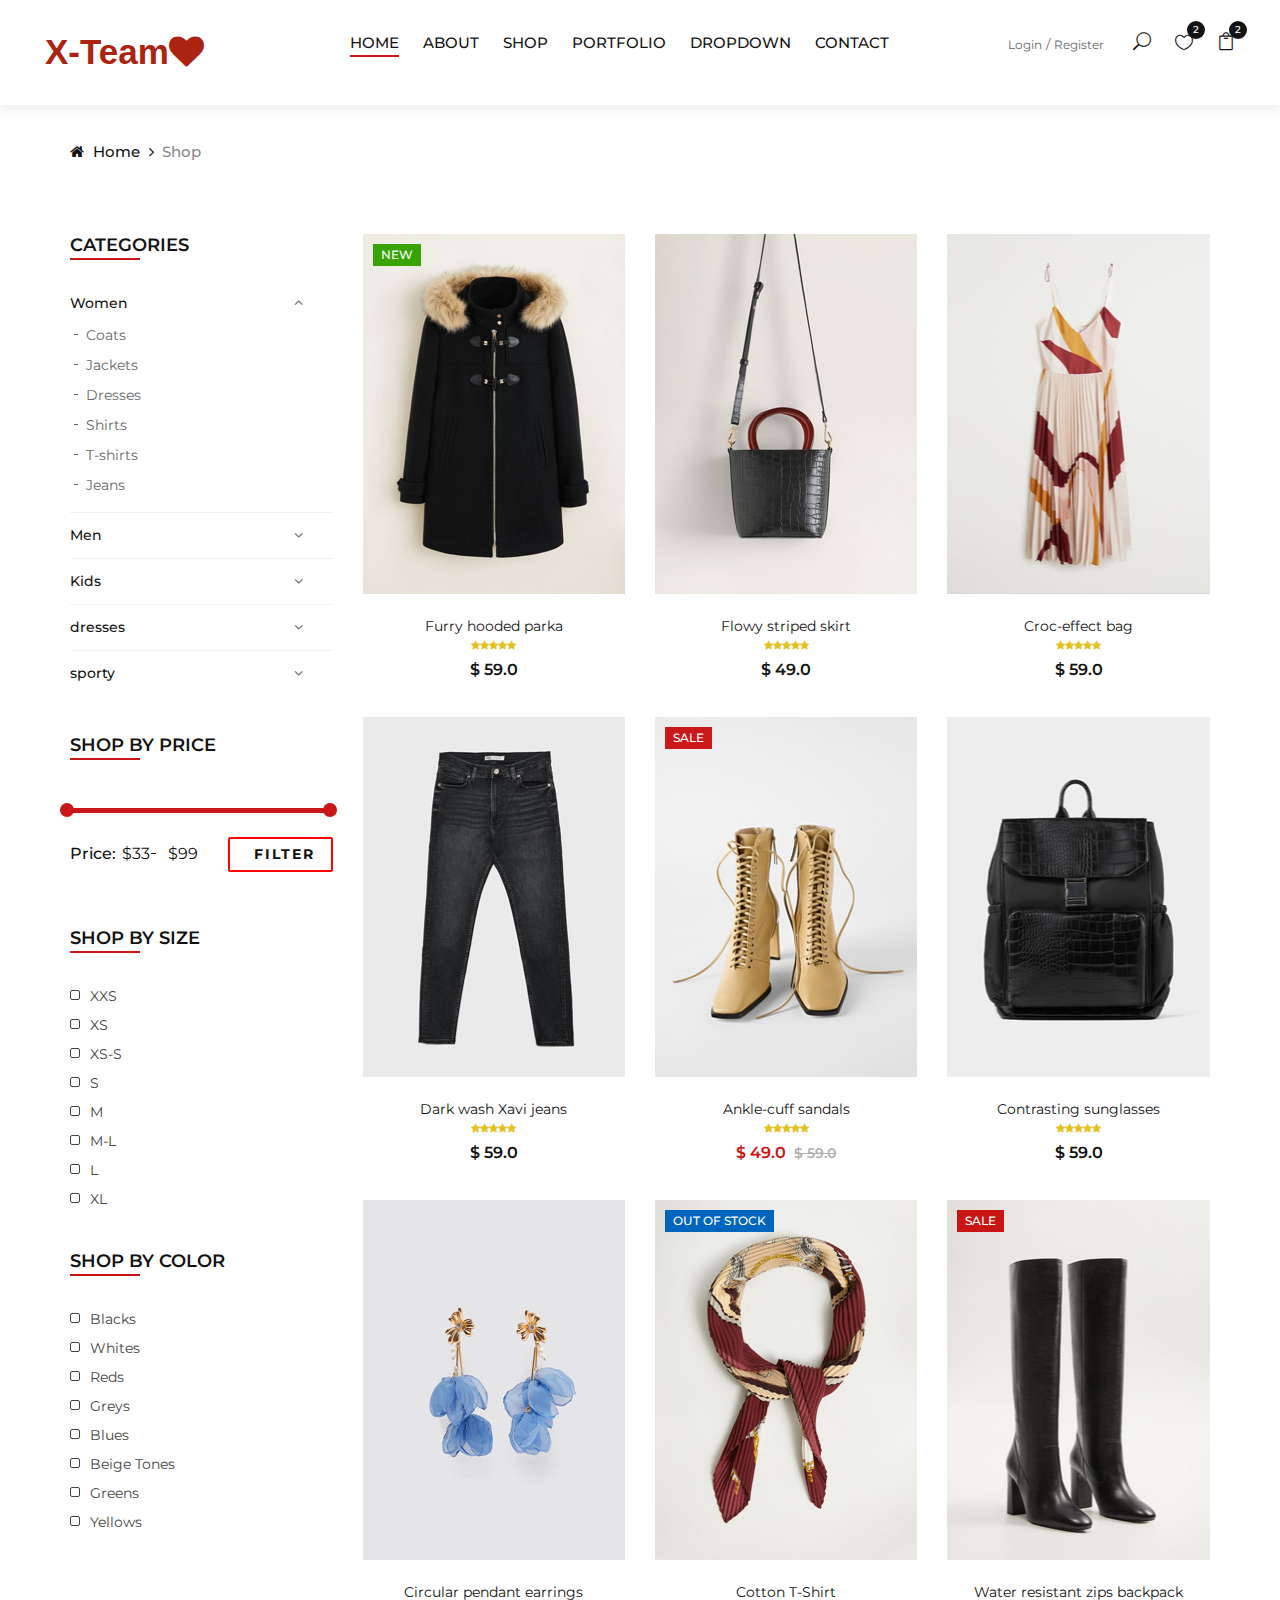
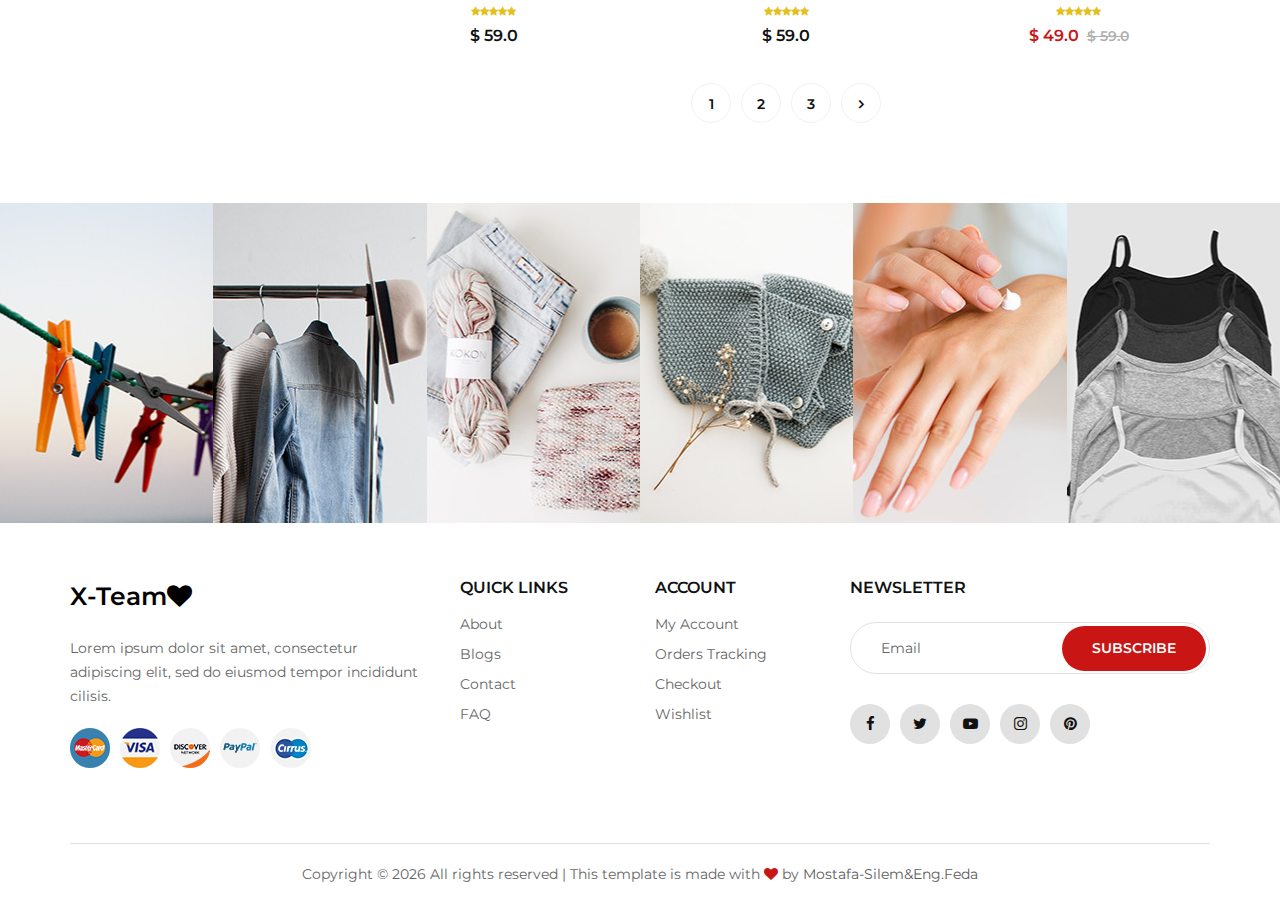
<file: shop.html>
<!DOCTYPE html>
<html lang="zxx">

<head>
    <meta charset="UTF-8">
    <meta name="description" content="Ashion Template">
    <meta name="keywords" content="Ashion, unica, creative, html">
    <meta name="viewport" content="width=device-width, initial-scale=1.0">
    <meta http-equiv="X-UA-Compatible" content="ie=edge">
    <title>Shop</title>

    <!-- Google Font -->
    <link href="https://fonts.googleapis.com/css2?family=Cookie&display=swap" rel="stylesheet">
    <link href="https://fonts.googleapis.com/css2?family=Montserrat:wght@400;500;600;700;800;900&display=swap"
    rel="stylesheet">

    <!-- Css Styles -->
    <link rel="stylesheet" href="css/bootstrap.min.css" type="text/css">
    <link rel="stylesheet" href="css/font-awesome.min.css" type="text/css">
    <link rel="stylesheet" href="css/elegant-icons.css" type="text/css">
    <link rel="stylesheet" href="css/jquery-ui.min.css" type="text/css">
    <link rel="stylesheet" href="css/magnific-popup.css" type="text/css">
    <link rel="stylesheet" href="css/owl.carousel.min.css" type="text/css">
    <link rel="stylesheet" href="css/slicknav.min.css" type="text/css">
    <link rel="stylesheet" href="css/style.css" type="text/css">
    
</head>

<body>
     <!-- Page Preloder -->
     <div id="preloder">
        <div class="loader"></div>
    </div>

    <!-- Start Menu Begin -->
    <div class="offcanvas-menu-overlay"></div>
    <div class="offcanvas-menu-wrapper">
        <div class="offcanvas__close">+</div>
        <ul class="offcanvas__widget">
            <li><span class="icon_search search-switch"></span></li>
            <li><a href="#"><span class="icon_heart_alt"></span>
                <div class="tip">2</div>
            </a></li>
            <li><a href="#"><span class="icon_bag_alt"></span>
                <div class="tip">2</div>
            </a></li>
        </ul>
        <div class="offcanvas__logo">
            <a href="./index.html">X-Team<i class="fa fa-heart" aria-hidden="true"></i></a>
        </div>
        <div id="mobile-menu-wrap"></div>
        <div class="offcanvas__auth">
            <a href="./login.html">Login</a>
            <a href="./register.html">Register</a>
        </div>
    </div>
    <!-- End Menu End -->

    <!-- Header Section Begin -->
    <header class="header">
        <div class="container-fluid">
            <div class="row">
                <div class="col-xl-3 col-lg-2">
                    <div class="header__logo">
                        <a class="link-logo" href="./index.html">X-Team<i class="fa fa-heart" aria-hidden="true"></i></a>
                    </div>
                </div>
                <div class="col-xl-6 col-lg-7">
                    <nav class="header__menu">
                        <ul>
                            <li class="active"><a href="./index.html">Home</a></li>
                            <li><a href="#">About</a></li>
                            <li><a href="./shop.html">Shop</a></li>
                            <li><a href="#">Portfolio</a></li>
                            <li><a href="#">Dropdown</a>
                                <ul class="dropdown">
                                    <li><a href="./product-details.html">Product Details</a></li>
                                    <li><a href="./shop-cart.html">Shop Cart</a></li>
                                    <li><a href="./checkout.html">Checkout</a></li>
                                    <li><a href="./blog-details.html">Blog Details</a></li>
                                </ul>
                            </li>
                            <li><a href="./contact.html">Contact</a></li>
                        </ul>
                    </nav>
                </div>
                <div class="col-lg-3">
                    <div class="header__right">
                        <div class="header__right__auth">
                            <a href="./login.html">Login</a>
                            <a href="./register.html">Register</a>
                        </div>
                        <ul class="header__right__widget">
                            <li><span class="icon_search search-switch"></span></li>
                            <li><a href="#"><span class="icon_heart_alt"></span>
                                <div class="tip">2</div>
                            </a></li>
                            <li><a href="#"><span class="icon_bag_alt"></span>
                                <div class="tip">2</div>
                            </a></li>
                        </ul>
                    </div>
                </div>
            </div>
            <div class="canvas__open">
                <i class="fa fa-bars"></i>
            </div>
        </div>
    </header>
    <!-- Header Section End -->

    <!-- Breadcrumb Begin -->
    <div class="breadcrumb-option">
        <div class="container">
            <div class="row">
                <div class="col-lg-12">
                    <div class="breadcrumb__links">
                        <a href="./index.html"><i class="fa fa-home"></i> Home</a>
                        <span>Shop</span>
                    </div>
                </div>
            </div>
        </div>
    </div>
    <!-- Breadcrumb End -->

    <!-- Shop Section Begin -->
    <section class="shop spad">
        <div class="container">
            <div class="row">
                <div class="col-lg-3 col-md-3">
                    <div class="shop__sidebar">
                        <div class="sidebar__categories">
                            <div class="section-title">
                                <h4>Categories</h4>
                            </div>
                            <div class="categories__accordion">
                                <div class="accordion" id="accordionExample">
                                    <div class="card">
                                        <div class="card-heading active">
                                            <a data-toggle="collapse" data-target="#collapseOne">Women</a>
                                        </div>
                                        <div id="collapseOne" class="collapse show" data-parent="#accordionExample">
                                            <div class="card-body">
                                                <ul>
                                                    <li><a href="#">Coats</a></li>
                                                    <li><a href="#">Jackets</a></li>
                                                    <li><a href="#">Dresses</a></li>
                                                    <li><a href="#">Shirts</a></li>
                                                    <li><a href="#">T-shirts</a></li>
                                                    <li><a href="#">Jeans</a></li>
                                                </ul>
                                            </div>
                                        </div>
                                    </div>
                                    <div class="card">
                                        <div class="card-heading">
                                            <a data-toggle="collapse" data-target="#collapseTwo">Men</a>
                                        </div>
                                        <div id="collapseTwo" class="collapse" data-parent="#accordionExample">
                                            <div class="card-body">
                                                <ul>
                                                    <li><a href="#">Coats</a></li>
                                                    <li><a href="#">Jackets</a></li>
                                                    <li><a href="#">Dresses</a></li>
                                                    <li><a href="#">Shirts</a></li>
                                                    <li><a href="#">T-shirts</a></li>
                                                    <li><a href="#">Jeans</a></li>
                                                </ul>
                                            </div>
                                        </div>
                                    </div>
                                    <div class="card">
                                        <div class="card-heading">
                                            <a data-toggle="collapse" data-target="#collapseThree">Kids</a>
                                        </div>
                                        <div id="collapseThree" class="collapse" data-parent="#accordionExample">
                                            <div class="card-body">
                                                <ul>
                                                    <li><a href="#">Coats</a></li>
                                                    <li><a href="#">Jackets</a></li>
                                                    <li><a href="#">Dresses</a></li>
                                                    <li><a href="#">Shirts</a></li>
                                                    <li><a href="#">T-shirts</a></li>
                                                    <li><a href="#">Jeans</a></li>
                                                </ul>
                                            </div>
                                        </div>
                                    </div>
                                    <div class="card">
                                        <div class="card-heading">
                                            <a data-toggle="collapse" data-target="#collapseFour">dresses</a>
                                        </div>
                                        <div id="collapseFour" class="collapse" data-parent="#accordionExample">
                                            <div class="card-body">
                                                <ul>
                                                    <li><a href="#">Coats</a></li>
                                                    <li><a href="#">Jackets</a></li>
                                                    <li><a href="#">Dresses</a></li>
                                                    <li><a href="#">Shirts</a></li>
                                                    <li><a href="#">T-shirts</a></li>
                                                    <li><a href="#">Jeans</a></li>
                                                </ul>
                                            </div>
                                        </div>
                                    </div>
                                    <div class="card">
                                        <div class="card-heading">
                                            <a data-toggle="collapse" data-target="#collapseFive">sporty</a>
                                        </div>
                                        <div id="collapseFive" class="collapse" data-parent="#accordionExample">
                                            <div class="card-body">
                                                <ul>
                                                    <li><a href="#">Coats</a></li>
                                                    <li><a href="#">Jackets</a></li>
                                                    <li><a href="#">Dresses</a></li>
                                                    <li><a href="#">Shirts</a></li>
                                                    <li><a href="#">T-shirts</a></li>
                                                    <li><a href="#">Jeans</a></li>
                                                </ul>
                                            </div>
                                        </div>
                                    </div>
                                </div>
                            </div>
                        </div>
                        <div class="sidebar__filter">
                            <div class="section-title">
                                <h4>Shop by price</h4>
                            </div>
                            <div class="filter-range-wrap">
                                <div class="price-range ui-slider ui-corner-all ui-slider-horizontal ui-widget ui-widget-content"
                                data-min="33" data-max="99"></div>
                                <div class="range-slider">
                                    <div class="price-input">
                                        <p>Price:</p>
                                        <input type="text" id="minamount">
                                        <input type="text" id="maxamount">
                                    </div>
                                </div>
                            </div>
                            <a href="#">Filter</a>
                        </div>
                        <div class="sidebar__sizes">
                            <div class="section-title">
                                <h4>Shop by size</h4>
                            </div>
                            <div class="size__list">
                                <label for="xxs">
                                    xxs
                                    <input type="checkbox" id="xxs">
                                    <span class="checkmark"></span>
                                </label>
                                <label for="xs">
                                    xs
                                    <input type="checkbox" id="xs">
                                    <span class="checkmark"></span>
                                </label>
                                <label for="xss">
                                    xs-s
                                    <input type="checkbox" id="xss">
                                    <span class="checkmark"></span>
                                </label>
                                <label for="s">
                                    s
                                    <input type="checkbox" id="s">
                                    <span class="checkmark"></span>
                                </label>
                                <label for="m">
                                    m
                                    <input type="checkbox" id="m">
                                    <span class="checkmark"></span>
                                </label>
                                <label for="ml">
                                    m-l
                                    <input type="checkbox" id="ml">
                                    <span class="checkmark"></span>
                                </label>
                                <label for="l">
                                    l
                                    <input type="checkbox" id="l">
                                    <span class="checkmark"></span>
                                </label>
                                <label for="xl">
                                    xl
                                    <input type="checkbox" id="xl">
                                    <span class="checkmark"></span>
                                </label>
                            </div>
                        </div>
                        <div class="sidebar__color">
                            <div class="section-title">
                                <h4>Shop by color</h4>
                            </div>
                            <div class="size__list color__list">
                                <label for="black">
                                    Blacks
                                    <input type="checkbox" id="black">
                                    <span class="checkmark"></span>
                                </label>
                                <label for="whites">
                                    Whites
                                    <input type="checkbox" id="whites">
                                    <span class="checkmark"></span>
                                </label>
                                <label for="reds">
                                    Reds
                                    <input type="checkbox" id="reds">
                                    <span class="checkmark"></span>
                                </label>
                                <label for="greys">
                                    Greys
                                    <input type="checkbox" id="greys">
                                    <span class="checkmark"></span>
                                </label>
                                <label for="blues">
                                    Blues
                                    <input type="checkbox" id="blues">
                                    <span class="checkmark"></span>
                                </label>
                                <label for="beige">
                                    Beige Tones
                                    <input type="checkbox" id="beige">
                                    <span class="checkmark"></span>
                                </label>
                                <label for="greens">
                                    Greens
                                    <input type="checkbox" id="greens">
                                    <span class="checkmark"></span>
                                </label>
                                <label for="yellows">
                                    Yellows
                                    <input type="checkbox" id="yellows">
                                    <span class="checkmark"></span>
                                </label>
                            </div>
                        </div>
                    </div>
                </div>
                <div class="col-lg-9 col-md-9">
                    <div class="row">
                        <div class="col-lg-4 col-md-6">
                            <div class="product__item">
                                <div class="product__item__pic set-bg" data-setbg="img/shop/shop-1.jpg">
                                    <div class="label new">New</div>
                                    <ul class="product__hover">
                                        <li><a href="img/shop/shop-1.jpg" class="image-popup"><span class="arrow_expand"></span></a></li>
                                        <li><a href="#"><span class="icon_heart_alt"></span></a></li>
                                        <li><a href="#"><span class="icon_bag_alt"></span></a></li>
                                    </ul>
                                </div>
                                <div class="product__item__text">
                                    <h6><a href="#">Furry hooded parka</a></h6>
                                    <div class="rating">
                                        <i class="fa fa-star"></i>
                                        <i class="fa fa-star"></i>
                                        <i class="fa fa-star"></i>
                                        <i class="fa fa-star"></i>
                                        <i class="fa fa-star"></i>
                                    </div>
                                    <div class="product__price">$ 59.0</div>
                                </div>
                            </div>
                        </div>
                        <div class="col-lg-4 col-md-6">
                            <div class="product__item">
                                <div class="product__item__pic set-bg" data-setbg="img/shop/shop-2.jpg">
                                    <ul class="product__hover">
                                        <li><a href="img/shop/shop-2.jpg" class="image-popup"><span class="arrow_expand"></span></a></li>
                                        <li><a href="#"><span class="icon_heart_alt"></span></a></li>
                                        <li><a href="#"><span class="icon_bag_alt"></span></a></li>
                                    </ul>
                                </div>
                                <div class="product__item__text">
                                    <h6><a href="#">Flowy striped skirt</a></h6>
                                    <div class="rating">
                                        <i class="fa fa-star"></i>
                                        <i class="fa fa-star"></i>
                                        <i class="fa fa-star"></i>
                                        <i class="fa fa-star"></i>
                                        <i class="fa fa-star"></i>
                                    </div>
                                    <div class="product__price">$ 49.0</div>
                                </div>
                            </div>
                        </div>
                        <div class="col-lg-4 col-md-6">
                            <div class="product__item">
                                <div class="product__item__pic set-bg" data-setbg="img/shop/shop-3.jpg">
                                    <ul class="product__hover">
                                        <li><a href="img/shop/shop-3.jpg" class="image-popup"><span class="arrow_expand"></span></a></li>
                                        <li><a href="#"><span class="icon_heart_alt"></span></a></li>
                                        <li><a href="#"><span class="icon_bag_alt"></span></a></li>
                                    </ul>
                                </div>
                                <div class="product__item__text">
                                    <h6><a href="#">Croc-effect bag</a></h6>
                                    <div class="rating">
                                        <i class="fa fa-star"></i>
                                        <i class="fa fa-star"></i>
                                        <i class="fa fa-star"></i>
                                        <i class="fa fa-star"></i>
                                        <i class="fa fa-star"></i>
                                    </div>
                                    <div class="product__price">$ 59.0</div>
                                </div>
                            </div>
                        </div>
                        <div class="col-lg-4 col-md-6">
                            <div class="product__item">
                                <div class="product__item__pic set-bg" data-setbg="img/shop/shop-4.jpg">
                                    <ul class="product__hover">
                                        <li><a href="img/shop/shop-4.jpg" class="image-popup"><span class="arrow_expand"></span></a></li>
                                        <li><a href="#"><span class="icon_heart_alt"></span></a></li>
                                        <li><a href="#"><span class="icon_bag_alt"></span></a></li>
                                    </ul>
                                </div>
                                <div class="product__item__text">
                                    <h6><a href="#">Dark wash Xavi jeans</a></h6>
                                    <div class="rating">
                                        <i class="fa fa-star"></i>
                                        <i class="fa fa-star"></i>
                                        <i class="fa fa-star"></i>
                                        <i class="fa fa-star"></i>
                                        <i class="fa fa-star"></i>
                                    </div>
                                    <div class="product__price">$ 59.0</div>
                                </div>
                            </div>
                        </div>
                        <div class="col-lg-4 col-md-6">
                            <div class="product__item sale">
                                <div class="product__item__pic set-bg" data-setbg="img/shop/shop-5.jpg">
                                    <div class="label">Sale</div>
                                    <ul class="product__hover">
                                        <li><a href="img/shop/shop-5.jpg" class="image-popup"><span class="arrow_expand"></span></a></li>
                                        <li><a href="#"><span class="icon_heart_alt"></span></a></li>
                                        <li><a href="#"><span class="icon_bag_alt"></span></a></li>
                                    </ul>
                                </div>
                                <div class="product__item__text">
                                    <h6><a href="#">Ankle-cuff sandals</a></h6>
                                    <div class="rating">
                                        <i class="fa fa-star"></i>
                                        <i class="fa fa-star"></i>
                                        <i class="fa fa-star"></i>
                                        <i class="fa fa-star"></i>
                                        <i class="fa fa-star"></i>
                                    </div>
                                    <div class="product__price">$ 49.0 <span>$ 59.0</span></div>
                                </div>
                            </div>
                        </div>
                        <div class="col-lg-4 col-md-6">
                            <div class="product__item">
                                <div class="product__item__pic set-bg" data-setbg="img/shop/shop-6.jpg">
                                    <ul class="product__hover">
                                        <li><a href="img/shop/shop-6.jpg" class="image-popup"><span class="arrow_expand"></span></a></li>
                                        <li><a href="#"><span class="icon_heart_alt"></span></a></li>
                                        <li><a href="#"><span class="icon_bag_alt"></span></a></li>
                                    </ul>
                                </div>
                                <div class="product__item__text">
                                    <h6><a href="#">Contrasting sunglasses</a></h6>
                                    <div class="rating">
                                        <i class="fa fa-star"></i>
                                        <i class="fa fa-star"></i>
                                        <i class="fa fa-star"></i>
                                        <i class="fa fa-star"></i>
                                        <i class="fa fa-star"></i>
                                    </div>
                                    <div class="product__price">$ 59.0</div>
                                </div>
                            </div>
                        </div>
                        <div class="col-lg-4 col-md-6">
                            <div class="product__item">
                                <div class="product__item__pic set-bg" data-setbg="img/shop/shop-7.jpg">
                                    <ul class="product__hover">
                                        <li><a href="img/shop/shop-7.jpg" class="image-popup"><span class="arrow_expand"></span></a></li>
                                        <li><a href="#"><span class="icon_heart_alt"></span></a></li>
                                        <li><a href="#"><span class="icon_bag_alt"></span></a></li>
                                    </ul>
                                </div>
                                <div class="product__item__text">
                                    <h6><a href="#">Circular pendant earrings</a></h6>
                                    <div class="rating">
                                        <i class="fa fa-star"></i>
                                        <i class="fa fa-star"></i>
                                        <i class="fa fa-star"></i>
                                        <i class="fa fa-star"></i>
                                        <i class="fa fa-star"></i>
                                    </div>
                                    <div class="product__price">$ 59.0</div>
                                </div>
                            </div>
                        </div>
                        <div class="col-lg-4 col-md-6">
                            <div class="product__item">
                                <div class="product__item__pic set-bg" data-setbg="img/shop/shop-8.jpg">
                                    <div class="label stockout stockblue">Out Of Stock</div>
                                    <ul class="product__hover">
                                        <li><a href="img/shop/shop-8.jpg" class="image-popup"><span class="arrow_expand"></span></a></li>
                                        <li><a href="#"><span class="icon_heart_alt"></span></a></li>
                                        <li><a href="#"><span class="icon_bag_alt"></span></a></li>
                                    </ul>
                                </div>
                                <div class="product__item__text">
                                    <h6><a href="#">Cotton T-Shirt</a></h6>
                                    <div class="rating">
                                        <i class="fa fa-star"></i>
                                        <i class="fa fa-star"></i>
                                        <i class="fa fa-star"></i>
                                        <i class="fa fa-star"></i>
                                        <i class="fa fa-star"></i>
                                    </div>
                                    <div class="product__price">$ 59.0</div>
                                </div>
                            </div>
                        </div>
                        <div class="col-lg-4 col-md-6">
                            <div class="product__item sale">
                                <div class="product__item__pic set-bg" data-setbg="img/shop/shop-9.jpg">
                                    <div class="label">Sale</div>
                                    <ul class="product__hover">
                                        <li><a href="img/shop/shop-9.jpg" class="image-popup"><span class="arrow_expand"></span></a></li>
                                        <li><a href="#"><span class="icon_heart_alt"></span></a></li>
                                        <li><a href="#"><span class="icon_bag_alt"></span></a></li>
                                    </ul>
                                </div>
                                <div class="product__item__text">
                                    <h6><a href="#">Water resistant zips backpack</a></h6>
                                    <div class="rating">
                                        <i class="fa fa-star"></i>
                                        <i class="fa fa-star"></i>
                                        <i class="fa fa-star"></i>
                                        <i class="fa fa-star"></i>
                                        <i class="fa fa-star"></i>
                                    </div>
                                    <div class="product__price">$ 49.0 <span>$ 59.0</span></div>
                                </div>
                            </div>
                        </div>
                        <div class="col-lg-12 text-center">
                            <div class="pagination__option">
                                <a href="#">1</a>
                                <a href="#">2</a>
                                <a href="#">3</a>
                                <a href="#"><i class="fa fa-angle-right"></i></a>
                            </div>
                        </div>
                    </div>
                </div>
            </div>
        </div>
    </section>
    <!-- Shop Section End -->

    <!-- Instagram Begin -->
    <div class="instagram">
        <div class="container-fluid">
            <div class="row">
                <div class="col-lg-2 col-md-4 col-sm-4 p-0">
                    <div class="instagram__item set-bg" data-setbg="img/instagram/insta-1.jpg">
                        <div class="instagram__text">
                            <i class="fa fa-instagram"></i>
                            <a href="#">@ X_Team</a>
                        </div>
                    </div>
                </div>
                <div class="col-lg-2 col-md-4 col-sm-4 p-0">
                    <div class="instagram__item set-bg" data-setbg="img/instagram/insta-2.jpg">
                        <div class="instagram__text">
                            <i class="fa fa-instagram"></i>
                            <a href="#">@ X_Team</a>
                        </div>
                    </div>
                </div>
                <div class="col-lg-2 col-md-4 col-sm-4 p-0">
                    <div class="instagram__item set-bg" data-setbg="img/instagram/insta-3.jpg">
                        <div class="instagram__text">
                            <i class="fa fa-instagram"></i>
                            <a href="#">@ X_Team</a>
                        </div>
                    </div>
                </div>
                <div class="col-lg-2 col-md-4 col-sm-4 p-0">
                    <div class="instagram__item set-bg" data-setbg="img/instagram/insta-4.jpg">
                        <div class="instagram__text">
                            <i class="fa fa-instagram"></i>
                            <a href="#">@ X_Team</a>
                        </div>
                    </div>
                </div>
                <div class="col-lg-2 col-md-4 col-sm-4 p-0">
                    <div class="instagram__item set-bg" data-setbg="img/instagram/insta-5.jpg">
                        <div class="instagram__text">
                            <i class="fa fa-instagram"></i>
                            <a href="#">@ X_Team</a>
                        </div>
                    </div>
                </div>
                <div class="col-lg-2 col-md-4 col-sm-4 p-0">
                    <div class="instagram__item set-bg" data-setbg="img/instagram/insta-6.jpg">
                        <div class="instagram__text">
                            <i class="fa fa-instagram"></i>
                            <a href="#">@ X_Team</a>
                        </div>
                    </div>
                </div>
            </div>
        </div>
    </div>
    <!-- Instagram End -->

    <!-- Footer Section Begin -->
<footer class="footer">
    <div class="container">
        <div class="row">
            <div class="col-lg-4 col-md-6 col-sm-7">
                <div class="footer__about">
                    <div class="footer__logo">
                        <a class="link-footer" href="./index.html">X-Team<i class="fa fa-heart" aria-hidden="true"></i></a>
                    </div>
                    <p>Lorem ipsum dolor sit amet, consectetur adipiscing elit, sed do eiusmod tempor incididunt
                    cilisis.</p>
                    <div class="footer__payment">
                        <a href="#"><img src="img/payment/payment-1.png" alt=""></a>
                        <a href="#"><img src="img/payment/payment-2.png" alt=""></a>
                        <a href="#"><img src="img/payment/payment-3.png" alt=""></a>
                        <a href="#"><img src="img/payment/payment-4.png" alt=""></a>
                        <a href="#"><img src="img/payment/payment-5.png" alt=""></a>
                    </div>
                </div>
            </div>
            <div class="col-lg-2 col-md-3 col-sm-5">
                <div class="footer__widget">
                    <h6>Quick links</h6>
                    <ul>
                        <li><a href="#">About</a></li>
                        <li><a href="#">Blogs</a></li>
                        <li><a href="#">Contact</a></li>
                        <li><a href="#">FAQ</a></li>
                    </ul>
                </div>
            </div>
            <div class="col-lg-2 col-md-3 col-sm-4">
                <div class="footer__widget">
                    <h6>Account</h6>
                    <ul>
                        <li><a href="#">My Account</a></li>
                        <li><a href="#">Orders Tracking</a></li>
                        <li><a href="#">Checkout</a></li>
                        <li><a href="#">Wishlist</a></li>
                    </ul>
                </div>
            </div>
            <div class="col-lg-4 col-md-8 col-sm-8">
                <div class="footer__newslatter">
                    <h6>NEWSLETTER</h6>
                    <form action="#">
                        <input type="text" placeholder="Email">
                        <button type="submit" class="site-btn">Subscribe</button>
                    </form>
                    <div class="footer__social">
                        <a href="#"><i class="fa fa-facebook"></i></a>
                        <a href="#"><i class="fa fa-twitter"></i></a>
                        <a href="#"><i class="fa fa-youtube-play"></i></a>
                        <a href="#"><i class="fa fa-instagram"></i></a>
                        <a href="#"><i class="fa fa-pinterest"></i></a>
                    </div>
                </div>
            </div>
        </div>
        <div class="row">
            <div class="col-lg-12">
                <!-- X-TEAM -->
                <div class="footer__copyright__text">
                    <p>Copyright &copy; <script>document.write(new Date().getFullYear());</script> All rights reserved | This template is made with <i class="fa fa-heart" aria-hidden="true"></i> by <a href="https://colorlib.com" target="_blank">Mostafa-Silem&Eng.Feda</a></p>
                </div>
                <!-- X-TEAM. -->
            </div>
        </div>
    </div>
</footer>
<!-- Footer Section End -->



    <!-- Js Plugins -->
    <script src="js/jquery-3.3.1.min.js"></script>
    <script src="js/bootstrap.min.js"></script>
    <script src="js/jquery.magnific-popup.min.js"></script>
    <script src="js/jquery-ui.min.js"></script>
    <script src="js/mixitup.min.js"></script>
    <script src="js/jquery.countdown.min.js"></script>
    <script src="js/jquery.slicknav.js"></script>
    <script src="js/owl.carousel.min.js"></script>
    <script src="js/jquery.nicescroll.min.js"></script>
    <script src="js/main.js"></script>
</body>

</html>
</file>
<file: css/elegant-icons.css>
@font-face {
	font-family: 'ElegantIcons';
	src:url('../fonts/ElegantIcons.eot');
	src:url('../fonts/ElegantIcons.eot?#iefix') format('embedded-opentype'),
		url('../fonts/ElegantIcons.woff') format('woff'),
		url('../fonts/ElegantIcons.ttf') format('truetype'),
		url('../fonts/ElegantIcons.svg#ElegantIcons') format('svg');
	font-weight: normal;
	font-style: normal;
}

/* Use the following CSS code if you want to use data attributes for inserting your icons */
[data-icon]:before {
	font-family: 'ElegantIcons';
	content: attr(data-icon);
	speak: none;
	font-weight: normal;
	font-variant: normal;
	text-transform: none;
	line-height: 1;
	-webkit-font-smoothing: antialiased;
	-moz-osx-font-smoothing: grayscale;
}

/* Use the following CSS code if you want to have a class per icon */
/*
Instead of a list of all class selectors,
you can use the generic selector below, but it's slower:
[class*="your-class-prefix"] {
*/
.arrow_up, .arrow_down, .arrow_left, .arrow_right, .arrow_left-up, .arrow_right-up, .arrow_right-down, .arrow_left-down, .arrow-up-down, .arrow_up-down_alt, .arrow_left-right_alt, .arrow_left-right, .arrow_expand_alt2, .arrow_expand_alt, .arrow_condense, .arrow_expand, .arrow_move, .arrow_carrot-up, .arrow_carrot-down, .arrow_carrot-left, .arrow_carrot-right, .arrow_carrot-2up, .arrow_carrot-2down, .arrow_carrot-2left, .arrow_carrot-2right, .arrow_carrot-up_alt2, .arrow_carrot-down_alt2, .arrow_carrot-left_alt2, .arrow_carrot-right_alt2, .arrow_carrot-2up_alt2, .arrow_carrot-2down_alt2, .arrow_carrot-2left_alt2, .arrow_carrot-2right_alt2, .arrow_triangle-up, .arrow_triangle-down, .arrow_triangle-left, .arrow_triangle-right, .arrow_triangle-up_alt2, .arrow_triangle-down_alt2, .arrow_triangle-left_alt2, .arrow_triangle-right_alt2, .arrow_back, .icon_minus-06, .icon_plus, .icon_close, .icon_check, .icon_minus_alt2, .icon_plus_alt2, .icon_close_alt2, .icon_check_alt2, .icon_zoom-out_alt, .icon_zoom-in_alt, .icon_search, .icon_box-empty, .icon_box-selected, .icon_minus-box, .icon_plus-box, .icon_box-checked, .icon_circle-empty, .icon_circle-slelected, .icon_stop_alt2, .icon_stop, .icon_pause_alt2, .icon_pause, .icon_menu, .icon_menu-square_alt2, .icon_menu-circle_alt2, .icon_ul, .icon_ol, .icon_adjust-horiz, .icon_adjust-vert, .icon_document_alt, .icon_documents_alt, .icon_pencil, .icon_pencil-edit_alt, .icon_pencil-edit, .icon_folder-alt, .icon_folder-open_alt, .icon_folder-add_alt, .icon_info_alt, .icon_error-oct_alt, .icon_error-circle_alt, .icon_error-triangle_alt, .icon_question_alt2, .icon_question, .icon_comment_alt, .icon_chat_alt, .icon_vol-mute_alt, .icon_volume-low_alt, .icon_volume-high_alt, .icon_quotations, .icon_quotations_alt2, .icon_clock_alt, .icon_lock_alt, .icon_lock-open_alt, .icon_key_alt, .icon_cloud_alt, .icon_cloud-upload_alt, .icon_cloud-download_alt, .icon_image, .icon_images, .icon_lightbulb_alt, .icon_gift_alt, .icon_house_alt, .icon_genius, .icon_mobile, .icon_tablet, .icon_laptop, .icon_desktop, .icon_camera_alt, .icon_mail_alt, .icon_cone_alt, .icon_ribbon_alt, .icon_bag_alt, .icon_creditcard, .icon_cart_alt, .icon_paperclip, .icon_tag_alt, .icon_tags_alt, .icon_trash_alt, .icon_cursor_alt, .icon_mic_alt, .icon_compass_alt, .icon_pin_alt, .icon_pushpin_alt, .icon_map_alt, .icon_drawer_alt, .icon_toolbox_alt, .icon_book_alt, .icon_calendar, .icon_film, .icon_table, .icon_contacts_alt, .icon_headphones, .icon_lifesaver, .icon_piechart, .icon_refresh, .icon_link_alt, .icon_link, .icon_loading, .icon_blocked, .icon_archive_alt, .icon_heart_alt, .icon_star_alt, .icon_star-half_alt, .icon_star, .icon_star-half, .icon_tools, .icon_tool, .icon_cog, .icon_cogs, .arrow_up_alt, .arrow_down_alt, .arrow_left_alt, .arrow_right_alt, .arrow_left-up_alt, .arrow_right-up_alt, .arrow_right-down_alt, .arrow_left-down_alt, .arrow_condense_alt, .arrow_expand_alt3, .arrow_carrot_up_alt, .arrow_carrot-down_alt, .arrow_carrot-left_alt, .arrow_carrot-right_alt, .arrow_carrot-2up_alt, .arrow_carrot-2dwnn_alt, .arrow_carrot-2left_alt, .arrow_carrot-2right_alt, .arrow_triangle-up_alt, .arrow_triangle-down_alt, .arrow_triangle-left_alt, .arrow_triangle-right_alt, .icon_minus_alt, .icon_plus_alt, .icon_close_alt, .icon_check_alt, .icon_zoom-out, .icon_zoom-in, .icon_stop_alt, .icon_menu-square_alt, .icon_menu-circle_alt, .icon_document, .icon_documents, .icon_pencil_alt, .icon_folder, .icon_folder-open, .icon_folder-add, .icon_folder_upload, .icon_folder_download, .icon_info, .icon_error-circle, .icon_error-oct, .icon_error-triangle, .icon_question_alt, .icon_comment, .icon_chat, .icon_vol-mute, .icon_volume-low, .icon_volume-high, .icon_quotations_alt, .icon_clock, .icon_lock, .icon_lock-open, .icon_key, .icon_cloud, .icon_cloud-upload, .icon_cloud-download, .icon_lightbulb, .icon_gift, .icon_house, .icon_camera, .icon_mail, .icon_cone, .icon_ribbon, .icon_bag, .icon_cart, .icon_tag, .icon_tags, .icon_trash, .icon_cursor, .icon_mic, .icon_compass, .icon_pin, .icon_pushpin, .icon_map, .icon_drawer, .icon_toolbox, .icon_book, .icon_contacts, .icon_archive, .icon_heart, .icon_profile, .icon_group, .icon_grid-2x2, .icon_grid-3x3, .icon_music, .icon_pause_alt, .icon_phone, .icon_upload, .icon_download, .social_facebook, .social_twitter, .social_pinterest, .social_googleplus, .social_tumblr, .social_tumbleupon, .social_wordpress, .social_instagram, .social_dribbble, .social_vimeo, .social_linkedin, .social_rss, .social_deviantart, .social_share, .social_myspace, .social_skype, .social_youtube, .social_picassa, .social_googledrive, .social_flickr, .social_blogger, .social_spotify, .social_delicious, .social_facebook_circle, .social_twitter_circle, .social_pinterest_circle, .social_googleplus_circle, .social_tumblr_circle, .social_stumbleupon_circle, .social_wordpress_circle, .social_instagram_circle, .social_dribbble_circle, .social_vimeo_circle, .social_linkedin_circle, .social_rss_circle, .social_deviantart_circle, .social_share_circle, .social_myspace_circle, .social_skype_circle, .social_youtube_circle, .social_picassa_circle, .social_googledrive_alt2, .social_flickr_circle, .social_blogger_circle, .social_spotify_circle, .social_delicious_circle, .social_facebook_square, .social_twitter_square, .social_pinterest_square, .social_googleplus_square, .social_tumblr_square, .social_stumbleupon_square, .social_wordpress_square, .social_instagram_square, .social_dribbble_square, .social_vimeo_square, .social_linkedin_square, .social_rss_square, .social_deviantart_square, .social_share_square, .social_myspace_square, .social_skype_square, .social_youtube_square, .social_picassa_square, .social_googledrive_square, .social_flickr_square, .social_blogger_square, .social_spotify_square, .social_delicious_square, .icon_printer, .icon_calulator, .icon_building, .icon_floppy, .icon_drive, .icon_search-2, .icon_id, .icon_id-2, .icon_puzzle, .icon_like, .icon_dislike, .icon_mug, .icon_currency, .icon_wallet, .icon_pens, .icon_easel, .icon_flowchart, .icon_datareport, .icon_briefcase, .icon_shield, .icon_percent, .icon_globe, .icon_globe-2, .icon_target, .icon_hourglass, .icon_balance, .icon_rook, .icon_printer-alt, .icon_calculator_alt, .icon_building_alt, .icon_floppy_alt, .icon_drive_alt, .icon_search_alt, .icon_id_alt, .icon_id-2_alt, .icon_puzzle_alt, .icon_like_alt, .icon_dislike_alt, .icon_mug_alt, .icon_currency_alt, .icon_wallet_alt, .icon_pens_alt, .icon_easel_alt, .icon_flowchart_alt, .icon_datareport_alt, .icon_briefcase_alt, .icon_shield_alt, .icon_percent_alt, .icon_globe_alt, .icon_clipboard {
	font-family: 'ElegantIcons';
	speak: none;
	font-style: normal;
	font-weight: normal;
	font-variant: normal;
	text-transform: none;
	line-height: 1;
	-webkit-font-smoothing: antialiased;
}
.arrow_up:before {
	content: "\21";
}
.arrow_down:before {
	content: "\22";
}
.arrow_left:before {
	content: "\23";
}
.arrow_right:before {
	content: "\24";
}
.arrow_left-up:before {
	content: "\25";
}
.arrow_right-up:before {
	content: "\26";
}
.arrow_right-down:before {
	content: "\27";
}
.arrow_left-down:before {
	content: "\28";
}
.arrow-up-down:before {
	content: "\29";
}
.arrow_up-down_alt:before {
	content: "\2a";
}
.arrow_left-right_alt:before {
	content: "\2b";
}
.arrow_left-right:before {
	content: "\2c";
}
.arrow_expand_alt2:before {
	content: "\2d";
}
.arrow_expand_alt:before {
	content: "\2e";
}
.arrow_condense:before {
	content: "\2f";
}
.arrow_expand:before {
	content: "\30";
}
.arrow_move:before {
	content: "\31";
}
.arrow_carrot-up:before {
	content: "\32";
}
.arrow_carrot-down:before {
	content: "\33";
}
.arrow_carrot-left:before {
	content: "\34";
}
.arrow_carrot-right:before {
	content: "\35";
}
.arrow_carrot-2up:before {
	content: "\36";
}
.arrow_carrot-2down:before {
	content: "\37";
}
.arrow_carrot-2left:before {
	content: "\38";
}
.arrow_carrot-2right:before {
	content: "\39";
}
.arrow_carrot-up_alt2:before {
	content: "\3a";
}
.arrow_carrot-down_alt2:before {
	content: "\3b";
}
.arrow_carrot-left_alt2:before {
	content: "\3c";
}
.arrow_carrot-right_alt2:before {
	content: "\3d";
}
.arrow_carrot-2up_alt2:before {
	content: "\3e";
}
.arrow_carrot-2down_alt2:before {
	content: "\3f";
}
.arrow_carrot-2left_alt2:before {
	content: "\40";
}
.arrow_carrot-2right_alt2:before {
	content: "\41";
}
.arrow_triangle-up:before {
	content: "\42";
}
.arrow_triangle-down:before {
	content: "\43";
}
.arrow_triangle-left:before {
	content: "\44";
}
.arrow_triangle-right:before {
	content: "\45";
}
.arrow_triangle-up_alt2:before {
	content: "\46";
}
.arrow_triangle-down_alt2:before {
	content: "\47";
}
.arrow_triangle-left_alt2:before {
	content: "\48";
}
.arrow_triangle-right_alt2:before {
	content: "\49";
}
.arrow_back:before {
	content: "\4a";
}
.icon_minus-06:before {
	content: "\4b";
}
.icon_plus:before {
	content: "\4c";
}
.icon_close:before {
	content: "\4d";
}
.icon_check:before {
	content: "\4e";
}
.icon_minus_alt2:before {
	content: "\4f";
}
.icon_plus_alt2:before {
	content: "\50";
}
.icon_close_alt2:before {
	content: "\51";
}
.icon_check_alt2:before {
	content: "\52";
}
.icon_zoom-out_alt:before {
	content: "\53";
}
.icon_zoom-in_alt:before {
	content: "\54";
}
.icon_search:before {
	content: "\55";
}
.icon_box-empty:before {
	content: "\56";
}
.icon_box-selected:before {
	content: "\57";
}
.icon_minus-box:before {
	content: "\58";
}
.icon_plus-box:before {
	content: "\59";
}
.icon_box-checked:before {
	content: "\5a";
}
.icon_circle-empty:before {
	content: "\5b";
}
.icon_circle-slelected:before {
	content: "\5c";
}
.icon_stop_alt2:before {
	content: "\5d";
}
.icon_stop:before {
	content: "\5e";
}
.icon_pause_alt2:before {
	content: "\5f";
}
.icon_pause:before {
	content: "\60";
}
.icon_menu:before {
	content: "\61";
}
.icon_menu-square_alt2:before {
	content: "\62";
}
.icon_menu-circle_alt2:before {
	content: "\63";
}
.icon_ul:before {
	content: "\64";
}
.icon_ol:before {
	content: "\65";
}
.icon_adjust-horiz:before {
	content: "\66";
}
.icon_adjust-vert:before {
	content: "\67";
}
.icon_document_alt:before {
	content: "\68";
}
.icon_documents_alt:before {
	content: "\69";
}
.icon_pencil:before {
	content: "\6a";
}
.icon_pencil-edit_alt:before {
	content: "\6b";
}
.icon_pencil-edit:before {
	content: "\6c";
}
.icon_folder-alt:before {
	content: "\6d";
}
.icon_folder-open_alt:before {
	content: "\6e";
}
.icon_folder-add_alt:before {
	content: "\6f";
}
.icon_info_alt:before {
	content: "\70";
}
.icon_error-oct_alt:before {
	content: "\71";
}
.icon_error-circle_alt:before {
	content: "\72";
}
.icon_error-triangle_alt:before {
	content: "\73";
}
.icon_question_alt2:before {
	content: "\74";
}
.icon_question:before {
	content: "\75";
}
.icon_comment_alt:before {
	content: "\76";
}
.icon_chat_alt:before {
	content: "\77";
}
.icon_vol-mute_alt:before {
	content: "\78";
}
.icon_volume-low_alt:before {
	content: "\79";
}
.icon_volume-high_alt:before {
	content: "\7a";
}
.icon_quotations:before {
	content: "\7b";
}
.icon_quotations_alt2:before {
	content: "\7c";
}
.icon_clock_alt:before {
	content: "\7d";
}
.icon_lock_alt:before {
	content: "\7e";
}
.icon_lock-open_alt:before {
	content: "\e000";
}
.icon_key_alt:before {
	content: "\e001";
}
.icon_cloud_alt:before {
	content: "\e002";
}
.icon_cloud-upload_alt:before {
	content: "\e003";
}
.icon_cloud-download_alt:before {
	content: "\e004";
}
.icon_image:before {
	content: "\e005";
}
.icon_images:before {
	content: "\e006";
}
.icon_lightbulb_alt:before {
	content: "\e007";
}
.icon_gift_alt:before {
	content: "\e008";
}
.icon_house_alt:before {
	content: "\e009";
}
.icon_genius:before {
	content: "\e00a";
}
.icon_mobile:before {
	content: "\e00b";
}
.icon_tablet:before {
	content: "\e00c";
}
.icon_laptop:before {
	content: "\e00d";
}
.icon_desktop:before {
	content: "\e00e";
}
.icon_camera_alt:before {
	content: "\e00f";
}
.icon_mail_alt:before {
	content: "\e010";
}
.icon_cone_alt:before {
	content: "\e011";
}
.icon_ribbon_alt:before {
	content: "\e012";
}
.icon_bag_alt:before {
	content: "\e013";
}
.icon_creditcard:before {
	content: "\e014";
}
.icon_cart_alt:before {
	content: "\e015";
}
.icon_paperclip:before {
	content: "\e016";
}
.icon_tag_alt:before {
	content: "\e017";
}
.icon_tags_alt:before {
	content: "\e018";
}
.icon_trash_alt:before {
	content: "\e019";
}
.icon_cursor_alt:before {
	content: "\e01a";
}
.icon_mic_alt:before {
	content: "\e01b";
}
.icon_compass_alt:before {
	content: "\e01c";
}
.icon_pin_alt:before {
	content: "\e01d";
}
.icon_pushpin_alt:before {
	content: "\e01e";
}
.icon_map_alt:before {
	content: "\e01f";
}
.icon_drawer_alt:before {
	content: "\e020";
}
.icon_toolbox_alt:before {
	content: "\e021";
}
.icon_book_alt:before {
	content: "\e022";
}
.icon_calendar:before {
	content: "\e023";
}
.icon_film:before {
	content: "\e024";
}
.icon_table:before {
	content: "\e025";
}
.icon_contacts_alt:before {
	content: "\e026";
}
.icon_headphones:before {
	content: "\e027";
}
.icon_lifesaver:before {
	content: "\e028";
}
.icon_piechart:before {
	content: "\e029";
}
.icon_refresh:before {
	content: "\e02a";
}
.icon_link_alt:before {
	content: "\e02b";
}
.icon_link:before {
	content: "\e02c";
}
.icon_loading:before {
	content: "\e02d";
}
.icon_blocked:before {
	content: "\e02e";
}
.icon_archive_alt:before {
	content: "\e02f";
}
.icon_heart_alt:before {
	content: "\e030";
}
.icon_star_alt:before {
	content: "\e031";
}
.icon_star-half_alt:before {
	content: "\e032";
}
.icon_star:before {
	content: "\e033";
}
.icon_star-half:before {
	content: "\e034";
}
.icon_tools:before {
	content: "\e035";
}
.icon_tool:before {
	content: "\e036";
}
.icon_cog:before {
	content: "\e037";
}
.icon_cogs:before {
	content: "\e038";
}
.arrow_up_alt:before {
	content: "\e039";
}
.arrow_down_alt:before {
	content: "\e03a";
}
.arrow_left_alt:before {
	content: "\e03b";
}
.arrow_right_alt:before {
	content: "\e03c";
}
.arrow_left-up_alt:before {
	content: "\e03d";
}
.arrow_right-up_alt:before {
	content: "\e03e";
}
.arrow_right-down_alt:before {
	content: "\e03f";
}
.arrow_left-down_alt:before {
	content: "\e040";
}
.arrow_condense_alt:before {
	content: "\e041";
}
.arrow_expand_alt3:before {
	content: "\e042";
}
.arrow_carrot_up_alt:before {
	content: "\e043";
}
.arrow_carrot-down_alt:before {
	content: "\e044";
}
.arrow_carrot-left_alt:before {
	content: "\e045";
}
.arrow_carrot-right_alt:before {
	content: "\e046";
}
.arrow_carrot-2up_alt:before {
	content: "\e047";
}
.arrow_carrot-2dwnn_alt:before {
	content: "\e048";
}
.arrow_carrot-2left_alt:before {
	content: "\e049";
}
.arrow_carrot-2right_alt:before {
	content: "\e04a";
}
.arrow_triangle-up_alt:before {
	content: "\e04b";
}
.arrow_triangle-down_alt:before {
	content: "\e04c";
}
.arrow_triangle-left_alt:before {
	content: "\e04d";
}
.arrow_triangle-right_alt:before {
	content: "\e04e";
}
.icon_minus_alt:before {
	content: "\e04f";
}
.icon_plus_alt:before {
	content: "\e050";
}
.icon_close_alt:before {
	content: "\e051";
}
.icon_check_alt:before {
	content: "\e052";
}
.icon_zoom-out:before {
	content: "\e053";
}
.icon_zoom-in:before {
	content: "\e054";
}
.icon_stop_alt:before {
	content: "\e055";
}
.icon_menu-square_alt:before {
	content: "\e056";
}
.icon_menu-circle_alt:before {
	content: "\e057";
}
.icon_document:before {
	content: "\e058";
}
.icon_documents:before {
	content: "\e059";
}
.icon_pencil_alt:before {
	content: "\e05a";
}
.icon_folder:before {
	content: "\e05b";
}
.icon_folder-open:before {
	content: "\e05c";
}
.icon_folder-add:before {
	content: "\e05d";
}
.icon_folder_upload:before {
	content: "\e05e";
}
.icon_folder_download:before {
	content: "\e05f";
}
.icon_info:before {
	content: "\e060";
}
.icon_error-circle:before {
	content: "\e061";
}
.icon_error-oct:before {
	content: "\e062";
}
.icon_error-triangle:before {
	content: "\e063";
}
.icon_question_alt:before {
	content: "\e064";
}
.icon_comment:before {
	content: "\e065";
}
.icon_chat:before {
	content: "\e066";
}
.icon_vol-mute:before {
	content: "\e067";
}
.icon_volume-low:before {
	content: "\e068";
}
.icon_volume-high:before {
	content: "\e069";
}
.icon_quotations_alt:before {
	content: "\e06a";
}
.icon_clock:before {
	content: "\e06b";
}
.icon_lock:before {
	content: "\e06c";
}
.icon_lock-open:before {
	content: "\e06d";
}
.icon_key:before {
	content: "\e06e";
}
.icon_cloud:before {
	content: "\e06f";
}
.icon_cloud-upload:before {
	content: "\e070";
}
.icon_cloud-download:before {
	content: "\e071";
}
.icon_lightbulb:before {
	content: "\e072";
}
.icon_gift:before {
	content: "\e073";
}
.icon_house:before {
	content: "\e074";
}
.icon_camera:before {
	content: "\e075";
}
.icon_mail:before {
	content: "\e076";
}
.icon_cone:before {
	content: "\e077";
}
.icon_ribbon:before {
	content: "\e078";
}
.icon_bag:before {
	content: "\e079";
}
.icon_cart:before {
	content: "\e07a";
}
.icon_tag:before {
	content: "\e07b";
}
.icon_tags:before {
	content: "\e07c";
}
.icon_trash:before {
	content: "\e07d";
}
.icon_cursor:before {
	content: "\e07e";
}
.icon_mic:before {
	content: "\e07f";
}
.icon_compass:before {
	content: "\e080";
}
.icon_pin:before {
	content: "\e081";
}
.icon_pushpin:before {
	content: "\e082";
}
.icon_map:before {
	content: "\e083";
}
.icon_drawer:before {
	content: "\e084";
}
.icon_toolbox:before {
	content: "\e085";
}
.icon_book:before {
	content: "\e086";
}
.icon_contacts:before {
	content: "\e087";
}
.icon_archive:before {
	content: "\e088";
}
.icon_heart:before {
	content: "\e089";
}
.icon_profile:before {
	content: "\e08a";
}
.icon_group:before {
	content: "\e08b";
}
.icon_grid-2x2:before {
	content: "\e08c";
}
.icon_grid-3x3:before {
	content: "\e08d";
}
.icon_music:before {
	content: "\e08e";
}
.icon_pause_alt:before {
	content: "\e08f";
}
.icon_phone:before {
	content: "\e090";
}
.icon_upload:before {
	content: "\e091";
}
.icon_download:before {
	content: "\e092";
}
.social_facebook:before {
	content: "\e093";
}
.social_twitter:before {
	content: "\e094";
}
.social_pinterest:before {
	content: "\e095";
}
.social_googleplus:before {
	content: "\e096";
}
.social_tumblr:before {
	content: "\e097";
}
.social_tumbleupon:before {
	content: "\e098";
}
.social_wordpress:before {
	content: "\e099";
}
.social_instagram:before {
	content: "\e09a";
}
.social_dribbble:before {
	content: "\e09b";
}
.social_vimeo:before {
	content: "\e09c";
}
.social_linkedin:before {
	content: "\e09d";
}
.social_rss:before {
	content: "\e09e";
}
.social_deviantart:before {
	content: "\e09f";
}
.social_share:before {
	content: "\e0a0";
}
.social_myspace:before {
	content: "\e0a1";
}
.social_skype:before {
	content: "\e0a2";
}
.social_youtube:before {
	content: "\e0a3";
}
.social_picassa:before {
	content: "\e0a4";
}
.social_googledrive:before {
	content: "\e0a5";
}
.social_flickr:before {
	content: "\e0a6";
}
.social_blogger:before {
	content: "\e0a7";
}
.social_spotify:before {
	content: "\e0a8";
}
.social_delicious:before {
	content: "\e0a9";
}
.social_facebook_circle:before {
	content: "\e0aa";
}
.social_twitter_circle:before {
	content: "\e0ab";
}
.social_pinterest_circle:before {
	content: "\e0ac";
}
.social_googleplus_circle:before {
	content: "\e0ad";
}
.social_tumblr_circle:before {
	content: "\e0ae";
}
.social_stumbleupon_circle:before {
	content: "\e0af";
}
.social_wordpress_circle:before {
	content: "\e0b0";
}
.social_instagram_circle:before {
	content: "\e0b1";
}
.social_dribbble_circle:before {
	content: "\e0b2";
}
.social_vimeo_circle:before {
	content: "\e0b3";
}
.social_linkedin_circle:before {
	content: "\e0b4";
}
.social_rss_circle:before {
	content: "\e0b5";
}
.social_deviantart_circle:before {
	content: "\e0b6";
}
.social_share_circle:before {
	content: "\e0b7";
}
.social_myspace_circle:before {
	content: "\e0b8";
}
.social_skype_circle:before {
	content: "\e0b9";
}
.social_youtube_circle:before {
	content: "\e0ba";
}
.social_picassa_circle:before {
	content: "\e0bb";
}
.social_googledrive_alt2:before {
	content: "\e0bc";
}
.social_flickr_circle:before {
	content: "\e0bd";
}
.social_blogger_circle:before {
	content: "\e0be";
}
.social_spotify_circle:before {
	content: "\e0bf";
}
.social_delicious_circle:before {
	content: "\e0c0";
}
.social_facebook_square:before {
	content: "\e0c1";
}
.social_twitter_square:before {
	content: "\e0c2";
}
.social_pinterest_square:before {
	content: "\e0c3";
}
.social_googleplus_square:before {
	content: "\e0c4";
}
.social_tumblr_square:before {
	content: "\e0c5";
}
.social_stumbleupon_square:before {
	content: "\e0c6";
}
.social_wordpress_square:before {
	content: "\e0c7";
}
.social_instagram_square:before {
	content: "\e0c8";
}
.social_dribbble_square:before {
	content: "\e0c9";
}
.social_vimeo_square:before {
	content: "\e0ca";
}
.social_linkedin_square:before {
	content: "\e0cb";
}
.social_rss_square:before {
	content: "\e0cc";
}
.social_deviantart_square:before {
	content: "\e0cd";
}
.social_share_square:before {
	content: "\e0ce";
}
.social_myspace_square:before {
	content: "\e0cf";
}
.social_skype_square:before {
	content: "\e0d0";
}
.social_youtube_square:before {
	content: "\e0d1";
}
.social_picassa_square:before {
	content: "\e0d2";
}
.social_googledrive_square:before {
	content: "\e0d3";
}
.social_flickr_square:before {
	content: "\e0d4";
}
.social_blogger_square:before {
	content: "\e0d5";
}
.social_spotify_square:before {
	content: "\e0d6";
}
.social_delicious_square:before {
	content: "\e0d7";
}
.icon_printer:before {
	content: "\e103";
}
.icon_calulator:before {
	content: "\e0ee";
}
.icon_building:before {
	content: "\e0ef";
}
.icon_floppy:before {
	content: "\e0e8";
}
.icon_drive:before {
	content: "\e0ea";
}
.icon_search-2:before {
	content: "\e101";
}
.icon_id:before {
	content: "\e107";
}
.icon_id-2:before {
	content: "\e108";
}
.icon_puzzle:before {
	content: "\e102";
}
.icon_like:before {
	content: "\e106";
}
.icon_dislike:before {
	content: "\e0eb";
}
.icon_mug:before {
	content: "\e105";
}
.icon_currency:before {
	content: "\e0ed";
}
.icon_wallet:before {
	content: "\e100";
}
.icon_pens:before {
	content: "\e104";
}
.icon_easel:before {
	content: "\e0e9";
}
.icon_flowchart:before {
	content: "\e109";
}
.icon_datareport:before {
	content: "\e0ec";
}
.icon_briefcase:before {
	content: "\e0fe";
}
.icon_shield:before {
	content: "\e0f6";
}
.icon_percent:before {
	content: "\e0fb";
}
.icon_globe:before {
	content: "\e0e2";
}
.icon_globe-2:before {
	content: "\e0e3";
}
.icon_target:before {
	content: "\e0f5";
}
.icon_hourglass:before {
	content: "\e0e1";
}
.icon_balance:before {
	content: "\e0ff";
}
.icon_rook:before {
	content: "\e0f8";
}
.icon_printer-alt:before {
	content: "\e0fa";
}
.icon_calculator_alt:before {
	content: "\e0e7";
}
.icon_building_alt:before {
	content: "\e0fd";
}
.icon_floppy_alt:before {
	content: "\e0e4";
}
.icon_drive_alt:before {
	content: "\e0e5";
}
.icon_search_alt:before {
	content: "\e0f7";
}
.icon_id_alt:before {
	content: "\e0e0";
}
.icon_id-2_alt:before {
	content: "\e0fc";
}
.icon_puzzle_alt:before {
	content: "\e0f9";
}
.icon_like_alt:before {
	content: "\e0dd";
}
.icon_dislike_alt:before {
	content: "\e0f1";
}
.icon_mug_alt:before {
	content: "\e0dc";
}
.icon_currency_alt:before {
	content: "\e0f3";
}
.icon_wallet_alt:before {
	content: "\e0d8";
}
.icon_pens_alt:before {
	content: "\e0db";
}
.icon_easel_alt:before {
	content: "\e0f0";
}
.icon_flowchart_alt:before {
	content: "\e0df";
}
.icon_datareport_alt:before {
	content: "\e0f2";
}
.icon_briefcase_alt:before {
	content: "\e0f4";
}
.icon_shield_alt:before {
	content: "\e0d9";
}
.icon_percent_alt:before {
	content: "\e0da";
}
.icon_globe_alt:before {
	content: "\e0de";
}
.icon_clipboard:before {
	content: "\e0e6";
}


	.glyph {
		float: left;
		text-align: center;
		padding: .75em;
		margin: .4em 1.5em .75em 0;
		width: 6em;
text-shadow: none;
	}
        .glyph_big {
        font-size: 128px;
        color: #59c5dc;
        float: left;
        margin-right: 20px;
        }

        .glyph div { padding-bottom: 10px;}

	.glyph input {
		font-family: consolas, monospace;
		font-size: 12px;
		width: 100%;
		text-align: center;
		border: 0;
		box-shadow: 0 0 0 1px #ccc;
		padding: .2em;
                -moz-border-radius: 5px;
                -webkit-border-radius: 5px;
	}
	.centered {
		margin-left: auto;
		margin-right: auto;
	}
	.glyph .fs1 {
		font-size: 2em;
	}
</file>
<file: css/style.css>
/* Template default CSS
/*----------------------------------------*/
html,
body {
	height: 100%;
	font-family: "Montserrat", sans-serif;
	-webkit-font-smoothing: antialiased;
}

h1,
h2,
h3,
h4,
h5,
h6 {
	margin: 0;
	color: #111111;
	font-weight: 400;
	font-family: "Montserrat", sans-serif;
}

h1 {
	font-size: 70px;
}

h2 {
	font-size: 36px;
}

h3 {
	font-size: 30px;
}

h4 {
	font-size: 24px;
}

h5 {
	font-size: 18px;
}

h6 {
	font-size: 16px;
}

p {
	font-size: 14px;
	font-family: "Montserrat", sans-serif;
	color: #666666;
	font-weight: 400;
	line-height: 24px;
	margin: 0 0 15px 0;
}

img {
	max-width: 100%;
}

input:focus,
select:focus,
button:focus,
textarea:focus {
	outline: none;
}

a:hover,
a:focus {
	text-decoration: none;
	outline: none;
}


ul,
ol {
	padding: 0;
	margin: 0;
}

/*---------------------
  Helper CSS
-----------------------*/

.section-title {
	margin-bottom: 45px;
}

.section-title h4 {
	color: #111111;
	font-weight: 600;
	text-transform: uppercase;
	position: relative;
	display: inline-block;
}

.section-title h4:after {
	position: absolute;
	left: 0;
	bottom: -4px;
	height: 2px;
	width: 70px;
	background: #ca1515;
	content: "";
}

.set-bg {
	background-repeat: no-repeat;
	background-size: cover;
	background-position: top center;
}

.spad {
	padding-top: 100px;
	padding-bottom: 100px;
}

.text-white h1,
.text-white h2,
.text-white h3,
.text-white h4,
.text-white h5,
.text-white h6,
.text-white p,
.text-white span,
.text-white li,
.text-white a {
	color: #fff;
}

/* buttons */

.primary-btn {
	display: inline-block;
	font-size: 14px;
	text-transform: uppercase;
	font-weight: 600;
	padding: 12px 30px 10px;
	color: #ffffff;
	background: #ca1515;
}

.site-btn {
	font-size: 14px;
	color: #ffffff;
	background: #ca1515;
	font-weight: 600;
	border: none;
	text-transform: uppercase;
	display: inline-block;
	padding: 12px 30px;
	border-radius: 50px;
}

/* Preloder */

#preloder {
	position: fixed;
	width: 100%;
	height: 100%;
	top: 0;
	left: 0;
	z-index: 999999;
	background: #ffffff;
}

.loader {
	width: 40px;
	height: 40px;
	position: absolute;
	top: 50%;
	left: 50%;
	margin-top: -13px;
	margin-left: -13px;
	border-radius: 60px;
	animation: loader 0.8s linear infinite;
	-webkit-animation: loader 0.8s linear infinite;
}

@keyframes loader {
	0% {
		-webkit-transform: rotate(0deg);
		transform: rotate(0deg);
		border: 4px solid #f44336;
		border-left-color: transparent;
	}
	50% {
		-webkit-transform: rotate(180deg);
		transform: rotate(180deg);
		border: 4px solid #673ab7;
		border-left-color: transparent;
	}
	100% {
		-webkit-transform: rotate(360deg);
		transform: rotate(360deg);
		border: 4px solid #f44336;
		border-left-color: transparent;
	}
}

@-webkit-keyframes loader {
	0% {
		-webkit-transform: rotate(0deg);
		border: 4px solid #f44336;
		border-left-color: transparent;
	}
	50% {
		-webkit-transform: rotate(180deg);
		border: 4px solid #673ab7;
		border-left-color: transparent;
	}
	100% {
		-webkit-transform: rotate(360deg);
		border: 4px solid #f44336;
		border-left-color: transparent;
	}
}

.spacial-controls {
	position: fixed;
	width: 111px;
	height: 91px;
	top: 0;
	right: 0;
	z-index: 999;
}

.spacial-controls .search-switch {
	display: block;
	height: 100%;
	padding-top: 30px;
	background: #323232;
	text-align: center;
	cursor: pointer;
}

.search-model {
	display: none;
	position: fixed;
	width: 100%;
	height: 100%;
	left: 0;
	top: 0;
	background: #ffffff;
	z-index: 99999;
}

.search-model-form {
	padding: 0 15px;
}

.search-model-form input {
	width: 500px;
	font-size: 40px;
	border: none;
	border-bottom: 2px solid #dddddd;
	background: 0 0;
	color: #999;
}

.search-close-switch {
	position: absolute;
	width: 50px;
	height: 50px;
	background: #333;
	color: #fff;
	text-align: center;
	border-radius: 50%;
	font-size: 28px;
	line-height: 28px;
	top: 30px;
	cursor: pointer;
	-webkit-transform: rotate(45deg);
	-ms-transform: rotate(45deg);
	transform: rotate(45deg);
	display: -webkit-box;
	display: -ms-flexbox;
	display: flex;
	-webkit-box-align: center;
	-ms-flex-align: center;
	align-items: center;
	-webkit-box-pack: center;
	-ms-flex-pack: center;
	justify-content: center;
}

/*---------------------
  Header
-----------------------*/

.header {
	background: #ffffff;
	-webkit-box-shadow: 0px 5px 10px rgba(91, 91, 91, 0.1);
	box-shadow: 0px 5px 10px rgba(91, 91, 91, 0.1);
}

.header__logo {
	padding: 26px 0;
}

.header__logo a {
	display: inline-block;
}

.header__menu {
	padding: 30px 0 27px;
}

.header__menu ul li {
	list-style: none;
	display: inline-block;
	margin-right: 40px;
	position: relative;
}

.header__menu ul li.active a:after {
	-webkit-transform: scale(1);
	-ms-transform: scale(1);
	transform: scale(1);
}

.header__menu ul li:hover a:after {
	-webkit-transform: scale(1);
	-ms-transform: scale(1);
	transform: scale(1);
}

.header__menu ul li:hover .dropdown {
	top: 27px;
	opacity: 1;
	visibility: visible;
}

.header__menu ul li:last-child {
	margin-right: 0;
}

.header__menu ul li .dropdown {
	position: absolute;
	left: 0;
	top: 56px;
	width: 150px;
	background: #111111;
	text-align: left;
	padding: 2px 0;
	z-index: 9;
	opacity: 0;
	visibility: hidden;
	-webkit-transition: all, 0.3s;
	-o-transition: all, 0.3s;
	transition: all, 0.3s;
}

.header__menu ul li .dropdown li {
	display: block;
	margin-right: 0;
}

.header__menu ul li .dropdown li a {
	font-size: 14px;
	color: #ffffff;
	font-weight: 400;
	padding: 8px 20px;
	text-transform: capitalize;
}

.header__menu ul li .dropdown li a:after {
	display: none;
}

.header__menu ul li a {
	font-size: 15px;
	text-transform: uppercase;
	color: #111111;
	font-weight: 500;
	display: block;
	padding: 2px 0;
	position: relative;
}

.header__menu ul li a:after {
	position: absolute;
	left: 0;
	bottom: 0;
	width: 100%;
	height: 2px;
	background: #ca1515;
	content: "";
	-webkit-transition: all, 0.5s;
	-o-transition: all, 0.5s;
	transition: all, 0.5s;
	-webkit-transform: scale(0);
	-ms-transform: scale(0);
	transform: scale(0);
}

.header__right {
	text-align: right;
	padding: 30px 0 27px;
}

.header__right__auth {
	display: inline-block;
	margin-right: 25px;
}

.header__right__auth a {
	font-size: 12px;
	color: #666666;
	position: relative;
	margin-right: 8px;
}

.header__right__auth a:last-child {
	margin-right: 0;
}

.header__right__auth a:last-child:after {
	display: none;
}

.header__right__auth a:after {
	position: absolute;
	right: -8px;
	top: -2px;
	content: "/";
	font-size: 13px;
}

.header__right__widget {
	display: inline-block;
}

.header__right__widget li {
	list-style: none;
	display: inline-block;
	font-size: 18px;
	color: #111111;
	margin-right: 20px;
	cursor: pointer;
}

.header__right__widget li:last-child {
	margin-right: 0;
}

.header__right__widget li a {
	font-size: 18px;
	color: #111111;
	position: relative;
}

.header__right__widget li a .tip {
	position: absolute;
	right: -12px;
	top: -11px;
	height: 18px;
	width: 18px;
	background: #111111;
	font-size: 10px;
	font-weight: 500;
	color: #ffffff;
	line-height: 18px;
	text-align: center;
	border-radius: 50%;
}
.link-logo{
	font-size: 35px;
	font-weight: 600;
	font-family: sans-serif;
	color: rgb(170, 33, 15);
}
.offcanvas-menu-wrapper {
	display: none;
}

.canvas__open {
	display: none;
}

/*---------------------
  Banner
-----------------------*/

.banner {
	height: 500px;
}

.banner__text span {
	font-size: 18px;
	color: #ca1515;
	text-transform: uppercase;
}

.banner__text h1 {
	font-size: 80px;
	color: #111111;
	font-family: "Cookie", cursive;
	margin-bottom: 15px;
}

.banner__text a {
	font-size: 14px;
	color: #111111;
	text-transform: uppercase;
	font-weight: 700;
	position: relative;
	padding: 0 0 3px;
	display: inline-block;
}

.banner__text a:after {
	position: absolute;
	left: 0;
	bottom: 0;
	height: 2px;
	width: 100%;
	background: #ca1515;
	content: "";
}

.banner__slider {
	text-align: center;
	padding: 150px 0 0;
}

.banner__slider.owl-carousel .owl-dots {
	position: absolute;
	left: 0;
	top: 430px;
	width: 100%;
	text-align: center;
}

.banner__slider.owl-carousel .owl-dots button {
	height: 12px;
	width: 12px;
	background: #a1a1a1;
	border-radius: 50%;
	margin-right: 10px;
}

.banner__slider.owl-carousel .owl-dots button.active {
	background: #ca1515;
}

.banner__slider.owl-carousel .owl-dots button:last-child {
	margin-right: 0;
}

/*---------------------
  Trend
-----------------------*/

.trend {
	padding-top: 80px;
	padding-bottom: 50px;
}

.trend__content .section-title h4 {
	font-size: 20px;
}

.trend__content .section-title h4:after {
	bottom: -6px;
}

.trend__item {
	overflow: hidden;
	margin-bottom: 35px;
}

.trend__item__pic {
	float: left;
	margin-right: 25px;
}

.trend__item__text {
	overflow: hidden;
}

.trend__item__text h6 {
	font-size: 14px;
	color: #111111;
	margin-bottom: 5px;
}

.trend__item__text .rating {
	line-height: 18px;
	margin-bottom: 6px;
}

.trend__item__text .rating i {
	font-size: 10px;
	color: #e3c01c;
	margin-right: -4px;
}

.trend__item__text .rating i:last-child {
	margin-right: 0;
}

.trend__item__text .product__price {
	color: #111111;
	font-weight: 600;
}

.trend__item__text .product__price span {
	font-size: 14px;
	color: #b1b0b0;
	text-decoration: line-through;
	margin-left: 4px;
}

/*---------------------
  Discount
-----------------------*/

.discount__pic img {
	min-width: 100%;
	height: 100%;
}

.discount__text {
	background: #f4f4f4;
	height: 390px;
	padding: 75px 90px 50px;
	text-align: center;
}

.discount__text a {
	font-size: 14px;
	color: #111111;
	text-transform: uppercase;
	font-weight: 700;
	position: relative;
	padding: 0 0 3px;
	display: inline-block;
}

.discount__text a:after {
	position: absolute;
	left: 0;
	bottom: 0;
	height: 2px;
	width: 100%;
	background: #ca1515;
	content: "";
}

.discount__text__title {
	text-align: center;
	position: relative;
	z-index: 1;
	margin-bottom: 60px;
}

.discount__text__title:after {
	position: absolute;
	left: 50%;
	top: -38px;
	height: 183px;
	width: 183px;
	background: #ffffff;
	content: "";
	border-radius: 50%;
	z-index: -1;
	margin-left: -91.5px;
}

.discount__text__title span {
	font-size: 12px;
	color: #111111;
	font-weight: 500;
	text-transform: uppercase;
}

.discount__text__title h2 {
	font-size: 60px;
	color: #ca1515;
	font-family: "Cookie", cursive;
	line-height: 46px;
	margin-bottom: 10px;
}

.discount__text__title h5 {
	color: #ca1515;
	font-weight: 700;
}

.discount__text__title h5 span {
	font-size: 14px;
	color: #111111;
	margin-right: 4px;
}

.discount__countdown {
	text-align: center;
	margin-bottom: 10px;
}

.countdown__item {
	margin-bottom: 15px;
	float: left;
	width: 25%;
}

.countdown__item:last-child {
	margin-right: 0;
}

.countdown__item span {
	font-size: 30px;
	font-weight: 600;
	color: #111111;
	display: inline-block;
}

.countdown__item p {
	color: #111111;
	margin-bottom: 0;
	display: inline-block;
	font-weight: 500;
}

/*---------------------
  Services
-----------------------*/

.services {
	padding-top: 80px;
	padding-bottom: 50px;
}

.services__item {
	padding-left: 65px;
	position: relative;
	margin-bottom: 20px;
}

.services__item i {
	font-size: 36px;
	color: #ca1515;
	position: absolute;
	left: 0;
	top: 4px;
}

.services__item h6 {
	color: #111111;
	font-weight: 600;
	margin-bottom: 5px;
}

.services__item p {
	margin-bottom: 0;
}

/*---------------------
  Instagram
-----------------------*/

.instagram__item {
	height: 320px;
	display: -webkit-box;
	display: -ms-flexbox;
	display: flex;
	-webkit-box-align: center;
	-ms-flex-align: center;
	align-items: center;
	-webkit-box-pack: center;
	-ms-flex-pack: center;
	justify-content: center;
	position: relative;
	z-index: 1;
}

.instagram__item:hover:after {
	opacity: 1;
}

.instagram__item:hover .instagram__text {
	opacity: 1;
	visibility: visible;
}

.instagram__item:after {
	position: absolute;
	left: 0;
	top: 0;
	height: 100%;
	width: 100%;
	background: rgba(255, 255, 255, 0.9);
	content: "";
	opacity: 0;
	z-index: -1;
	-webkit-transition: all, 0.3s;
	-o-transition: all, 0.3s;
	transition: all, 0.3s;
}

.instagram__text {
	text-align: center;
	opacity: 0;
	visibility: hidden;
	-webkit-transition: all, 0.3s;
	-o-transition: all, 0.3s;
	transition: all, 0.3s;
}

.instagram__text i {
	font-size: 30px;
	color: #0d0d0d;
}

.instagram__text a {
	font-size: 16px;
	color: #0d0d0d;
	font-weight: 500;
	display: block;
	margin-top: 10px;
}

/*---------------------
  Footer
-----------------------*/

.footer {
	padding-top: 55px;
}

.footer__about {
	margin-bottom: 30px;
}

.footer__about p {
	margin-bottom: 20px;
}

.footer__logo {
	margin-bottom: 20px;
}

.footer__payment a {
	margin-right: 6px;
	margin-bottom: 10px;
	display: inline-block;
}

.footer__payment a:last-child {
	margin-right: 0;
}

.footer__widget {
	margin-bottom: 30px;
}

.footer__widget h6 {
	color: #111111;
	font-weight: 600;
	text-transform: uppercase;
	margin-bottom: 12px;
}

.footer__widget ul li {
	list-style: none;
}

.footer__widget ul li a {
	font-size: 14px;
	color: #666666;
	line-height: 30px;
}

.footer__newslatter {
	margin-bottom: 30px;
}

.footer__newslatter h6 {
	color: #111111;
	font-weight: 600;
	text-transform: uppercase;
	margin-bottom: 25px;
}

.footer__newslatter form {
	position: relative;
	margin-bottom: 30px;
}

.footer__newslatter form input {
	height: 52px;
	width: 100%;
	border: 1px solid #e1e1e1;
	border-radius: 50px;
	padding-left: 30px;
	font-size: 14px;
	color: #666666;
}

.footer__newslatter form input::-webkit-input-placeholder {
	color: #666666;
}

.footer__newslatter form input::-moz-placeholder {
	color: #666666;
}

.footer__newslatter form input:-ms-input-placeholder {
	color: #666666;
}

.footer__newslatter form input::-ms-input-placeholder {
	color: #666666;
}

.footer__newslatter form input::placeholder {
	color: #666666;
}

.footer__newslatter form button {
	position: absolute;
	right: 4px;
	top: 4px;
}

.footer__social a {
	display: inline-block;
	height: 40px;
	width: 40px;
	background: #e1e1e1;
	font-size: 15px;
	color: #111111;
	line-height: 40px;
	text-align: center;
	border-radius: 50%;
	margin-right: 6px;
	margin-bottom: 5px;
}

.footer__social a:last-child {
	margin-right: 0;
}

.footer__copyright__text {
	border-top: 1px solid #e1e1e1;
	padding: 18px 0 25px;
	text-align: center;
	margin-top: 35px;
}

.footer__copyright__text p {
	margin-bottom: 0;
}

.footer__copyright__text a {
	color: #5C5C5C;
}

.footer__copyright__text i {
	color: #ca1515;
}

.footer__copyright__text a:hover {
	color: #ca1515;
}
.footer .link-footer{
	font-size: 25px;
	font-weight: 600;
	font-family: 'monospace' sans-serif;
	color: #000;
}

/*---------------------
  Breadcrumb
-----------------------*/

.breadcrumb-option {
	padding-top: 35px;
}

.breadcrumb__links a {
	font-size: 15px;
	font-weight: 500;
	color: #111111;
	margin-right: 18px;
	display: inline-block;
	position: relative;
}

.breadcrumb__links a:after {
	position: absolute;
	right: -14px;
	top: 0;
	content: "";
	font-family: "FontAwesome";
}

.breadcrumb__links a i {
	margin-right: 5px;
}

.breadcrumb__links span {
	font-size: 15px;
	font-weight: 500;
	color: #888888;
	display: inline-block;
}

/*---------------------
  Categories
-----------------------*/

.categories {
	overflow: hidden;
	margin-top: 10px;
}

.categories .container-fluid {
	padding-right: 5px;
}

.categories__item {
	height: 314px;
	display: -webkit-box;
	display: -ms-flexbox;
	display: flex;
	-webkit-box-align: center;
	-ms-flex-align: center;
	align-items: center;
	padding-left: 30px;
	margin-bottom: 10px;
	margin-right: 10px;
}

.categories__item.categories__large__item {
	height: 638px;
	padding-left: 70px;
}

.categories__item.categories__large__item .categories__text {
	max-width: 480px;
}

.categories__item.categories__large__item .categories__text p {
	margin-bottom: 15px;
}

.categories__text h1 {
	font-family: "Cookie", cursive;
	color: #111111;
	margin-bottom: 5px;
}

.categories__text h4 {
	color: #111111;
	font-weight: 700;
}

.categories__text p {
	margin-bottom: 10px;
}

.categories__text a {
	font-size: 14px;
	color: #111111;
	text-transform: uppercase;
	font-weight: 600;
	position: relative;
	padding: 0 0 3px;
	display: inline-block;
}

.categories__text a:after {
	position: absolute;
	left: 0;
	bottom: 0;
	height: 2px;
	width: 100%;
	background: #ca1515;
	content: "";
}
/*---------------------
  Product
-----------------------*/

.product {
	padding-top: 60px;
	padding-bottom: 50px;
}

.filter__controls {
	text-align: right;
	margin-bottom: 50px;
}

.filter__controls li {
	font-size: 14px;
	list-style: none;
	display: inline-block;
	color: #111111;
	margin-right: 35px;
	position: relative;
	cursor: pointer;
}

.filter__controls li.active:after {
	opacity: 1;
}

.filter__controls li:after {
	position: absolute;
	left: 0;
	bottom: -4px;
	height: 2px;
	width: 100%;
	background: #ca1515;
	content: "";
	opacity: 0;
}

.filter__controls li:last-child {
	margin-right: 0;
}

.product__item {
	margin-bottom: 35px;
}

.product__item:hover .product__hover li {
	opacity: 1;
	top: 0;
}

.product__item.sale .product__item__pic .label {
	background: #ca1515;
}

.product__item.sale .product__item__text .product__price {
	color: #ca1515;
}

.product__item__pic {
	height: 360px;
	position: relative;
	overflow: hidden;
}

.product__item__pic .label {
	font-size: 12px;
	color: #ffffff;
	font-weight: 500;
	display: inline-block;
	padding: 2px 8px;
	text-transform: uppercase;
	position: absolute;
	left: 10px;
	top: 10px;
}

.product__item__pic .label.new {
	background: #36a300;
}

.product__item__pic .label.stockout {
	background: #111111;
}

.product__item__pic .label.stockblue {
	background: #0066bd !important;
}

.product__item__pic .label.sale {
	background: #ca1515;
}

.product__hover {
	position: absolute;
	left: 0;
	width: 100%;
	bottom: 30px;
	text-align: center;
}

.product__hover li {
	list-style: none;
	display: inline-block;
	margin-right: 10px;
	position: relative;
	top: 100px;
	opacity: 0;
}

.product__hover li:nth-child(1) {
	-webkit-transition: all 0.4s ease 0.1s;
	-o-transition: all 0.4s ease 0.1s;
	transition: all 0.4s ease 0.1s;
}

.product__hover li:nth-child(2) {
	-webkit-transition: all 0.4s ease 0.15s;
	-o-transition: all 0.4s ease 0.15s;
	transition: all 0.4s ease 0.15s;
}

.product__hover li:nth-child(3) {
	-webkit-transition: all 0.4s ease 0.2s;
	-o-transition: all 0.4s ease 0.2s;
	transition: all 0.4s ease 0.2s;
}

.product__hover li:last-child {
	margin-right: 0;
}

.product__hover li:hover a {
	background: #ca1515;
}

.product__hover li:hover a span {
	color: #ffffff;
	-webkit-transform: rotate(360deg);
	-ms-transform: rotate(360deg);
	transform: rotate(360deg);
}

.product__hover li a {
	font-size: 18px;
	color: #111111;
	display: block;
	height: 45px;
	width: 45px;
	background: #ffffff;
	line-height: 48px;
	text-align: center;
	border-radius: 50%;
	-webkit-transition: all, 0.5s;
	-o-transition: all, 0.5s;
	transition: all, 0.5s;
}

.product__hover li a span {
	position: relative;
	-webkit-transform: rotate(0);
	-ms-transform: rotate(0);
	transform: rotate(0);
	-webkit-transition: all, 0.3s;
	-o-transition: all, 0.3s;
	transition: all, 0.3s;
	display: inline-block;
}

.product__item__text {
	text-align: center;
	padding-top: 22px;
}

.product__item__text h6 a {
	font-size: 14px;
	color: #111111;
}

.product__item__text .rating {
	line-height: 18px;
	margin-bottom: 5px;
}

.product__item__text .rating i {
	font-size: 10px;
	color: #e3c01c;
	margin-right: -4px;
}

.product__item__text .rating i:last-child {
	margin-right: 0;
}

.product__item__text .product__price {
	color: #111111;
	font-weight: 600;
}

.product__item__text .product__price span {
	font-size: 14px;
	color: #b1b0b0;
	text-decoration: line-through;
	margin-left: 4px;
}

/*---------------------
  Shop
-----------------------*/

.shop {
	padding-top: 70px;
	padding-bottom: 80px;
}

.sidebar__categories {
	margin-bottom: 50px;
}

.sidebar__categories .section-title {
	margin-bottom: 35px;
}

.sidebar__categories .section-title h4 {
	font-size: 18px;
}

.categories__accordion .card {
	border: none;
	border-radius: 0;
	padding-bottom: 12px;
	border-bottom: 1px solid #f2f2f2 !important;
	margin-bottom: 12px;
}

.categories__accordion .card:last-child {
	padding-bottom: 0;
	margin-bottom: 0;
	border-bottom: none !important;
}

.categories__accordion .card-heading {
	cursor: pointer;
}

.categories__accordion .card-heading a {
	font-size: 14px;
	font-weight: 500;
	color: #111111;
	display: block;
}

.categories__accordion .card-body {
	padding-left: 0;
	padding-top: 6px;
	padding-bottom: 0;
}

.categories__accordion .card-body li {
	list-style: none;
	position: relative;
	padding-left: 16px;
}

.categories__accordion .card-body li:before {
	position: absolute;
	left: 4px;
	top: 14px;
	height: 1px;
	width: 4px;
	background: #666666;
	content: "";
}

.categories__accordion .card-body li a {
	font-size: 14px;
	color: #666666;
	line-height: 30px;
}

.categories__accordion .card-heading a:after,
.categories__accordion .card-heading>a.active[aria-expanded=false]:after {
	content: "";
	font-size: 14px;
	font-family: "FontAwesome";
	color: #666666;
	position: absolute;
	right: 30px;
	top: 0px;
}

.categories__accordion .card-heading.active a:after {
	content: "";
	font-size: 14px;
	font-family: "FontAwesome";
	color: #666666;
	position: absolute;
	right: 30px;
	top: -1px;
}

.categories__accordion .card-heading a[aria-expanded=true]:after,
.categories__accordion .card-heading>a.active:after {
	content: "";
	font-size: 14px;
	font-family: "FontAwesome";
	color: #666666;
	position: absolute;
	right: 30px;
	top: -1px;
}

.sidebar__filter {
	position: relative;
	margin-bottom: 60px;
}

.sidebar__filter .section-title {
	margin-bottom: 50px;
}

.sidebar__filter .section-title h4 {
	font-size: 18px;
}

.sidebar__filter a {
	font-size: 14px;
	color: #0d0d0d;
	text-transform: uppercase;
	letter-spacing: 2px;
	font-weight: 700;
	display: inline-block;
	padding: 5px 16px 5px 24px;
	border: 2px solid #ff0000;
	position: absolute;
	right: 0;
	bottom: -5px;
	border-radius: 2px;
}

.filter-range-wrap .range-slider .price-input {
	position: relative;
}

.filter-range-wrap .range-slider .price-input p {
	font-size: 16px;
	color: #0d0d0d;
	font-weight: 500;
	display: inline-block;
	margin-bottom: 0;
}

.filter-range-wrap .range-slider .price-input:after {
	position: absolute;
	left: 81px;
	top: 12px;
	height: 1px;
	width: 5px;
	background: #0d0d0d;
	content: "";
}

.filter-range-wrap .range-slider .price-input input {
	font-size: 16px;
	color: #0d0d0d;
	max-width: 16%;
	border: none;
}

.filter-range-wrap .range-slider .price-input input:nth-child(1) {
	margin-right: 28px;
}

.filter-range-wrap .price-range {
	border-radius: 0;
	margin-bottom: 28px;
}

.filter-range-wrap .price-range.ui-widget-content {
	border: none;
	background: rgba(0, 0, 0, 0.1);
	height: 5px;
}

.filter-range-wrap .price-range.ui-widget-content .ui-slider-handle {
	height: 14px;
	width: 14px;
	border-radius: 50%;
	background: #ca1515;
	border: none;
	outline: none;
	cursor: pointer;
}

.filter-range-wrap .price-range .ui-slider-range {
	background: #ca1515;
	border-radius: 0;
}

.sidebar__sizes,
.sidebar__color {
	margin-bottom: 40px;
}

.sidebar__sizes .section-title,
.sidebar__color .section-title {
	margin-bottom: 35px;
}

.sidebar__sizes .section-title h4,
.sidebar__color .section-title h4 {
	font-size: 18px;
}

.sidebar__sizes .size__list label,
.sidebar__color .size__list label {
	display: block;
	padding-left: 20px;
	font-size: 14px;
	text-transform: uppercase;
	color: #444444;
	position: relative;
	cursor: pointer;
}

.sidebar__sizes .size__list label input,
.sidebar__color .size__list label input {
	position: absolute;
	visibility: hidden;
}

.sidebar__sizes .size__list label input:checked~.checkmark,
.sidebar__color .size__list label input:checked~.checkmark {
	border-color: #ca1515;
}

.sidebar__sizes .size__list label input:checked~.checkmark:after,
.sidebar__color .size__list label input:checked~.checkmark:after {
	border-color: #ca1515;
	opacity: 1;
}

.sidebar__sizes .size__list label .checkmark,
.sidebar__color .size__list label .checkmark {
	position: absolute;
	left: 0;
	top: 4px;
	height: 10px;
	width: 10px;
	border: 1px solid #444444;
	border-radius: 2px;
}

.sidebar__sizes .size__list label .checkmark:after,
.sidebar__color .size__list label .checkmark:after {
	position: absolute;
	left: 0px;
	top: -2px;
	width: 11px;
	height: 5px;
	border: solid #ffffff;
	border-width: 1.5px 1.5px 0px 0px;
	-webkit-transform: rotate(127deg);
	-ms-transform: rotate(127deg);
	transform: rotate(127deg);
	opacity: 0;
	content: "";
}

.sidebar__color .color__list label {
	text-transform: capitalize;
}

.pagination__option a {
	display: inline-block;
	height: 40px;
	width: 40px;
	border: 1px solid #f2f2f2;
	border-radius: 50%;
	font-size: 14px;
	color: #111111;
	font-weight: 600;
	line-height: 40px;
	text-align: center;
	-webkit-transition: all, 0.3s;
	-o-transition: all, 0.3s;
	transition: all, 0.3s;
	margin-right: 6px;
}

.pagination__option a:last-child {
	margin-right: 0;
}

.pagination__option a i {
	font-weight: 600;
}

.pagination__option a:hover {
	background: #0d0d0d;
	border-color: #0d0d0d;
	color: #ffffff;
}

/*---------------------
  Product Details
-----------------------*/

.product-details {
	padding-top: 70px;
	padding-bottom: 50px;
}

.product__details__pic {
	overflow: hidden;
}

.product__details__pic__left {
	width: 22%;
	max-height: 574px;
	float: left;
	overflow-y: auto;
}

.product__details__pic__left .pt {
	display: block;
	margin-bottom: 20px;
	cursor: pointer;
	position: relative;
}

.product__details__pic__left .pt::after {
	content: "";
	position: absolute;
	width: 100%;
	height: 100%;
	left: 0;
	top: 0;
	background: #000;
	opacity: 0;
	-webkit-transition: all 0.3s;
	-o-transition: all 0.3s;
	transition: all 0.3s;
}

.product__details__pic__left .pt.active::after {
	opacity: 0.3;
}

.product__details__pic__left .pt:last-child {
	margin-bottom: 0;
}

.product__details__pic__left .pt img {
	min-width: 100%;
}

.product__details__slider__content {
	width: calc(78% - 20px);
	float: left;
	margin-left: 20px;
}

.product__details__pic__slider.owl-carousel .owl-nav button {
	position: absolute;
	left: 10px;
	top: 50%;
	font-size: 22px;
	color: #111111;
	width: 40px;
	height: 40px;
	background: rgba(255, 255, 255, 0.7);
	border-radius: 50%;
	line-height: 44px;
	text-align: center;
	margin-top: -20px;
}

.product__details__pic__slider.owl-carousel .owl-nav button.owl-next {
	left: auto;
	right: 10px;
}

.product__details__text h3 {
	color: #111111;
	font-weight: 600;
	text-transform: uppercase;
	margin-bottom: 12px;
}

.product__details__text h3 span {
	display: block;
	font-size: 14px;
	color: #444444;
	text-transform: none;
	font-weight: 400;
	margin-top: 5px;
}

.product__details__text .rating {
	margin-bottom: 16px;
}

.product__details__text .rating i {
	font-size: 12px;
	color: #e3c01c;
	margin-right: -4px;
}

.product__details__text .rating span {
	font-size: 12px;
	color: #666666;
	margin-left: 5px;
}

.product__details__text p {
	color: #444444;
	margin-bottom: 28px;
}

.product__details__price {
	font-size: 30px;
	font-weight: 600;
	color: #ca1515;
	margin-bottom: 30px;
}

.product__details__price span {
	font-size: 18px;
	color: #b1b0b0;
	text-decoration: line-through;
	margin-left: 10px;
	display: inline-block;
}

.quantity {
	float: left;
	margin-right: 10px;
	margin-bottom: 10px;
}

.quantity>span {
	font-size: 14px;
	color: #111111;
	font-weight: 600;
	float: left;
	margin-top: 14px;
	margin-right: 15px;
}

.pro-qty {
	height: 50px;
	width: 150px;
	border: 1px solid #ebebeb;
	border-radius: 50px;
	padding: 0 20px;
	overflow: hidden;
	display: inline-block;
}

.pro-qty .qtybtn {
	font-size: 14px;
	color: #666666;
	cursor: pointer;
	float: left;
	width: 12px;
	line-height: 46px;
}

.pro-qty input {
	font-size: 14px;
	color: #666666;
	font-weight: 500;
	border: none;
	float: left;
	width: 84px;
	text-align: center;
	height: 48px;
}

.product__details__button {
	overflow: hidden;
	margin-bottom: 25px;
}

.product__details__button .cart-btn {
	display: inline-block;
	font-size: 14px;
	color: #ffffff;
	background: #ca1515;
	font-weight: 600;
	text-transform: uppercase;
	padding: 14px 30px 15px;
	border-radius: 50px;
	float: left;
	margin-right: 10px;
	margin-bottom: 10px;
}

.product__details__button ul {
	float: left;
}

.product__details__button ul li {
	list-style: none;
	display: inline-block;
	margin-right: 5px;
}

.product__details__button ul li:last-child {
	margin-right: 0;
}

.product__details__button ul li a {
	display: inline-block;
	height: 50px;
	width: 50px;
	border: 1px solid #ebebeb;
	border-radius: 50%;
	line-height: 50px;
	text-align: center;
	padding-top: 1px;
}

.product__details__button ul li a span {
	font-size: 18px;
	color: #666666;
}

.product__details__widget {
	border-top: 1px solid #ebebeb;
	padding-top: 35px;
}

.product__details__widget ul li {
	list-style: none;
	margin-bottom: 10px;
}

.product__details__widget ul li:last-child {
	margin-bottom: 0;
}

.product__details__widget ul li span {
	display: inline-block;
	font-size: 14px;
	font-weight: 600;
	color: #111111;
	width: 150px;
	float: left;
}

.product__details__widget ul li .stock__checkbox {
	overflow: hidden;
}

.product__details__widget ul li .stock__checkbox label {
	display: block;
	padding-left: 20px;
	font-size: 14px;
	color: #666666;
	position: relative;
	cursor: pointer;
}

.product__details__widget ul li .stock__checkbox label input {
	position: absolute;
	visibility: hidden;
}

.product__details__widget ul li .stock__checkbox label input:checked~.checkmark {
	border-color: #ca1515;
}

.product__details__widget ul li .stock__checkbox label input:checked~.checkmark:after {
	border-color: #ca1515;
	opacity: 1;
}

.product__details__widget ul li .stock__checkbox label .checkmark {
	position: absolute;
	left: 0;
	top: 5px;
	height: 10px;
	width: 10px;
	border: 1px solid #444444;
	border-radius: 2px;
}

.product__details__widget ul li .stock__checkbox label .checkmark:after {
	position: absolute;
	left: 0px;
	top: -2px;
	width: 11px;
	height: 5px;
	border: solid #ffffff;
	border-width: 1.5px 1.5px 0px 0px;
	-webkit-transform: rotate(127deg);
	-ms-transform: rotate(127deg);
	transform: rotate(127deg);
	opacity: 0;
	content: "";
}

.product__details__widget ul li .color__checkbox label {
	display: inline-block;
	cursor: pointer;
	position: relative;
	margin-right: 20px;
}

.product__details__widget ul li .color__checkbox label.active input~.checkmark:after {
	border-color: #ffffff;
	opacity: 1;
}

.product__details__widget ul li .color__checkbox label:last-child {
	margin-right: 0;
}

.product__details__widget ul li .color__checkbox label input {
	position: absolute;
	visibility: hidden;
}

.product__details__widget ul li .color__checkbox label input:checked~.checkmark:after {
	border-color: #ffffff;
	opacity: 1;
}

.product__details__widget ul li .color__checkbox label .checkmark {
	position: absolute;
	left: 0;
	top: -10px;
	height: 20px;
	width: 20px;
	background: #e31e2f;
	border-radius: 50%;
	content: "";
}

.product__details__widget ul li .color__checkbox label .checkmark.black-bg {
	background: #111111;
}

.product__details__widget ul li .color__checkbox label .checkmark.grey-bg {
	background: #e4aa8b;
}

.product__details__widget ul li .color__checkbox label .checkmark:after {
	position: absolute;
	left: 3px;
	top: 5px;
	width: 13px;
	height: 6px;
	border: solid #ffffff;
	border-width: 1.5px 1.5px 0px 0px;
	-webkit-transform: rotate(127deg);
	-ms-transform: rotate(127deg);
	transform: rotate(127deg);
	opacity: 0;
	content: "";
}

.product__details__widget ul li .size__btn label {
	font-size: 14px;
	color: #666666;
	text-transform: uppercase;
	cursor: pointer;
	margin-right: 10px;
	display: inline-block;
	margin-bottom: 0;
}

.product__details__widget ul li .size__btn label:last-child {
	margin-right: 0;
}

.product__details__widget ul li .size__btn label.active {
	color: #ca1515;
}

.product__details__widget ul li .size__btn label input {
	position: absolute;
	visibility: hidden;
}

.product__details__widget ul li p {
	margin-bottom: 0;
	color: #666666;
}

.product__details__tab {
	padding-top: 80px;
	margin-bottom: 65px;
}

.nav {
	border-bottom: none;
	-webkit-box-pack: center;
	-ms-flex-pack: center;
	justify-content: center;
	position: relative;
	margin-bottom: 40px;
}

.nav::before {
	position: absolute;
	left: 0;
	top: 13px;
	height: 1px;
	width: 335px;
	background: #e1e1e1;
	content: "";
}

.nav::after {
	position: absolute;
	right: 0;
	top: 13px;
	height: 1px;
	width: 335px;
	background: #e1e1e1;
	content: "";
}

.nav-item {
	margin-right: 46px;
}

.nav-item:last-child {
	margin-right: 0;
}

.nav-item .nav-link {
	font-size: 18px;
	color: #666666;
	font-weight: 600;
	border: none;
	border-top-left-radius: 0;
	border-top-right-radius: 0;
	padding: 0;
}

.nav-item .nav-link.active {
	color: #111111;
}

.tab-content .tab-pane h6 {
	color: #666666;
	font-weight: 600;
	margin-bottom: 24px;
}

.tab-content .tab-pane p:last-child {
	margin-bottom: 0;
}

.related__title h5 {
	font-size: 20px;
	color: #111111;
	font-weight: 600;
	text-transform: uppercase;
	margin-bottom: 35px;
}

/*---------------------
  Shop Cart
-----------------------*/

.shop-cart {
	padding-top: 70px;
	padding-bottom: 90px;
}

.shop__cart__table {
	margin-bottom: 30px;
}

.shop__cart__table table {
	width: 100%;
}

.shop__cart__table thead {
	border-bottom: 1px solid #f2f2f2;
}

.shop__cart__table thead th {
	font-size: 18px;
	color: #111111;
	font-weight: 600;
	text-transform: uppercase;
	padding-bottom: 20px;
}

.shop__cart__table tbody tr {
	border-bottom: 1px solid #f2f2f2;
}

.shop__cart__table tbody tr td {
	padding: 30px 0;
}

.shop__cart__table tbody tr .cart__product__item {
	overflow: hidden;
	width: 585px;
}

.shop__cart__table tbody tr .cart__product__item img {
	float: left;
	margin-right: 25px;
}

.shop__cart__table tbody tr .cart__product__item .cart__product__item__title {
	overflow: hidden;
	padding-top: 23px;
}

.shop__cart__table tbody tr .cart__product__item .cart__product__item__title h6 {
	color: #111111;
	font-weight: 600;
}

.shop__cart__table tbody tr .cart__product__item .cart__product__item__title .rating i {
	font-size: 10px;
	color: #e3c01c;
	margin-right: -4px;
}

.shop__cart__table tbody tr .cart__price {
	font-size: 16px;
	color: #ca1515;
	font-weight: 600;
	width: 190px;
}

.shop__cart__table tbody tr .cart__quantity {
	width: 190px;
}

.shop__cart__table tbody tr .cart__quantity .pro-qty {
	border: none;
	padding: 0;
	width: 110px;
	border-radius: 0;
}

.shop__cart__table tbody tr .cart__quantity .pro-qty input {
	color: #444444;
}

.shop__cart__table tbody tr .cart__quantity .pro-qty .qtybtn {
	font-size: 16px;
	color: #444444;
}

.shop__cart__table tbody tr .cart__total {
	font-size: 16px;
	color: #ca1515;
	font-weight: 600;
	width: 150px;
}

.shop__cart__table tbody tr .cart__close {
	text-align: right;
}

.shop__cart__table tbody tr .cart__close span {
	height: 45px;
	width: 45px;
	background: #f2f2f2;
	border-radius: 50%;
	font-size: 18px;
	color: #111111;
	line-height: 44px;
	text-align: center;
	display: inline-block;
	font-weight: 600;
	cursor: pointer;
}

.cart__btn {
	margin-bottom: 50px;
}

.cart__btn.update__btn {
	text-align: right;
}

.cart__btn a {
	font-size: 14px;
	color: #111111;
	font-weight: 600;
	text-transform: uppercase;
	display: inline-block;
	padding: 14px 30px 12px;
	background: #f5f5f5;
}

.cart__btn a span {
	color: #ca1515;
	font-size: 14px;
	margin-right: 5px;
}

.discount__content h6 {
	color: #111111;
	font-weight: 600;
	text-transform: uppercase;
	display: inline-block;
	margin-right: 30px;
}

.discount__content form {
	position: relative;
	width: 370px;
	display: inline-block;
}

.discount__content form input {
	height: 52px;
	width: 100%;
	border: 1px solid #444444;
	border-radius: 50px;
	padding-left: 30px;
	padding-right: 115px;
	font-size: 14px;
	color: #444444;
}

.discount__content form input::-webkit-input-placeholder {
	color: #444444;
}

.discount__content form input::-moz-placeholder {
	color: #444444;
}

.discount__content form input:-ms-input-placeholder {
	color: #444444;
}

.discount__content form input::-ms-input-placeholder {
	color: #444444;
}

.discount__content form input::placeholder {
	color: #444444;
}

.discount__content form button {
	position: absolute;
	right: 4px;
	top: 4px;
}

.cart__total__procced {
	background: #f5f5f5;
	padding: 40px;
}

.cart__total__procced h6 {
	color: #111111;
	font-weight: 600;
	text-transform: uppercase;
	margin-bottom: 10px;
}

.cart__total__procced ul {
	margin-bottom: 25px;
}

.cart__total__procced ul li {
	list-style: none;
	font-size: 16px;
	color: #111111;
	font-weight: 600;
	overflow: hidden;
	line-height: 40px;
}

.cart__total__procced ul li span {
	color: #ca1515;
	float: right;
}

.cart__total__procced .primary-btn {
	display: block;
	border-radius: 50px;
	text-align: center;
	padding: 12px 0 10px;
}

/*---------------------
  Checkout
-----------------------*/

.checkout {
	padding-top: 80px;
	padding-bottom: 70px;
}

.coupon__link {
	font-size: 14px;
	color: #444444;
	padding: 14px 0;
	background: #f5f5f5;
	border-top: 2px solid #ca1515;
	text-align: center;
	margin-bottom: 50px;
}

.coupon__link a {
	font-size: 14px;
	color: #444444;
}

.coupon__link span {
	font-size: 14px;
	color: #ca1515;
}

.checkout__form h5 {
	color: #111111;
	font-weight: 600;
	text-transform: uppercase;
	border-bottom: 1px solid #e1e1e1;
	padding-bottom: 20px;
	margin-bottom: 25px;
}

.checkout__form .checkout__form__input p {
	color: #444444;
	font-weight: 500;
	margin-bottom: 10px;
}

.checkout__form .checkout__form__input p span {
	color: #ca1515;
}

.checkout__form .checkout__form__input input {
	height: 50px;
	width: 100%;
	border: 1px solid #e1e1e1;
	border-radius: 2px;
	margin-bottom: 25px;
	font-size: 14px;
	padding-left: 20px;
	color: #666666;
}

.checkout__form .checkout__form__input input::-webkit-input-placeholder {
	color: #666666;
}

.checkout__form .checkout__form__input input::-moz-placeholder {
	color: #666666;
}

.checkout__form .checkout__form__input input:-ms-input-placeholder {
	color: #666666;
}

.checkout__form .checkout__form__input input::-ms-input-placeholder {
	color: #666666;
}

.checkout__form .checkout__form__input input::placeholder {
	color: #666666;
}

.checkout__form .checkout__form__checkbox {
	margin-bottom: 20px;
}

.checkout__form .checkout__form__checkbox label {
	display: block;
	padding-left: 24px;
	font-size: 14px;
	color: #444444;
	font-weight: 500;
	position: relative;
	cursor: pointer;
	margin-bottom: 16px;
}

.checkout__form .checkout__form__checkbox label input {
	position: absolute;
	visibility: hidden;
}

.checkout__form .checkout__form__checkbox label input:checked~.checkmark {
	border-color: #ca1515;
}

.checkout__form .checkout__form__checkbox label input:checked~.checkmark:after {
	border-color: #ca1515;
	opacity: 1;
}

.checkout__form .checkout__form__checkbox label .checkmark {
	position: absolute;
	left: 0;
	top: 4px;
	height: 10px;
	width: 10px;
	border: 1px solid #444444;
	border-radius: 2px;
}

.checkout__form .checkout__form__checkbox label .checkmark:after {
	position: absolute;
	left: 0px;
	top: -2px;
	width: 11px;
	height: 5px;
	border: solid #ffffff;
	border-width: 1.5px 1.5px 0px 0px;
	-webkit-transform: rotate(127deg);
	-ms-transform: rotate(127deg);
	transform: rotate(127deg);
	opacity: 0;
	content: "";
}

.checkout__form .checkout__form__checkbox p {
	margin-bottom: 0;
}

.checkout__order {
	background: #f5f5f5;
	padding: 30px;
}

.checkout__order h5 {
	border-bottom: 1px solid #d7d7d7;
	margin-bottom: 18px;
}

.checkout__order .site-btn {
	width: 100%;
}

.checkout__order__product {
	border-bottom: 1px solid #d7d7d7;
	padding-bottom: 22px;
}

.checkout__order__product ul li {
	list-style: none;
	font-size: 14px;
	color: #444444;
	font-weight: 500;
	overflow: hidden;
	margin-bottom: 14px;
	line-height: 24px;
}

.checkout__order__product ul li:last-child {
	margin-bottom: 0;
}

.checkout__order__product ul li span {
	font-size: 14px;
	color: #111111;
	font-weight: 600;
	float: right;
}

.checkout__order__product ul li .top__text {
	font-size: 16px;
	color: #111111;
	font-weight: 600;
	float: left;
}

.checkout__order__product ul li .top__text__right {
	font-size: 16px;
	color: #111111;
	font-weight: 600;
	float: right;
}

.checkout__order__total {
	padding-top: 12px;
	border-bottom: 1px solid #d7d7d7;
	padding-bottom: 10px;
	margin-bottom: 25px;
}

.checkout__order__total ul li {
	list-style: none;
	font-size: 16px;
	color: #111111;
	font-weight: 600;
	overflow: hidden;
	line-height: 40px;
}

.checkout__order__total ul li span {
	color: #ca1515;
	float: right;
}

.checkout__order__widget {
	padding-bottom: 10px;
}

.checkout__order__widget label {
	display: block;
	padding-left: 25px;
	font-size: 14px;
	font-weight: 500;
	color: #111111;
	position: relative;
	cursor: pointer;
	margin-bottom: 14px;
}

.checkout__order__widget label input {
	position: absolute;
	visibility: hidden;
}

.checkout__order__widget label input:checked~.checkmark {
	border-color: #ca1515;
}

.checkout__order__widget label input:checked~.checkmark:after {
	border-color: #ca1515;
	opacity: 1;
}

.checkout__order__widget label .checkmark {
	position: absolute;
	left: 0;
	top: 4px;
	height: 10px;
	width: 10px;
	border: 1px solid #444444;
	border-radius: 2px;
}

.checkout__order__widget label .checkmark:after {
	position: absolute;
	left: 0px;
	top: -2px;
	width: 11px;
	height: 5px;
	border: solid #ffffff;
	border-width: 1.5px 1.5px 0px 0px;
	-webkit-transform: rotate(127deg);
	-ms-transform: rotate(127deg);
	transform: rotate(127deg);
	opacity: 0;
	content: "";
}

/*---------------------
    Blog
-----------------------*/

.blog {
	padding-top: 70px;
	padding-bottom: 80px;
}

.blog__item {
	margin-bottom: 35px;
}

.blog__item__pic {
	height: 240px;
}

.blog__item__pic.large__item {
	height: 540px;
}

.blog__item__text {
	padding: 25px 20px 0 0;
	margin-right: 30px;
	background: #ffffff;
	margin-top: -54px;
}

.blog__item__text h6 {
	margin-bottom: 6px;
}

.blog__item__text h6 a {
	color: #111111;
	font-weight: 600;
	line-height: 21px;
}

.blog__item__text ul li {
	font-size: 12px;
	color: #888888;
	display: inline-block;
	list-style: none;
	margin-right: 25px;
	position: relative;
}

.blog__item__text ul li span {
	color: #111111;
}

.blog__item__text ul li:after {
	position: absolute;
	right: -17px;
	top: 0px;
	content: "|";
}

.blog__item__text ul li:last-child {
	margin-right: 0;
}

.blog__item__text ul li:last-child:after {
	display: none;
}

.primary-btn.load-btn {
	color: #111111;
	background: #f2f2f2;
	padding: 12px 85px 10px;
	border-radius: 50px;
}

/*---------------------
  Blog Sidebar
-----------------------*/

.blog__sidebar {
	padding-left: 40px;
}

.blog__sidebar__item {
	margin-bottom: 50px;
}

.blog__sidebar__item:last-child {
	margin-bottom: 0;
}

.blog__sidebar__item .section-title {
	margin-bottom: 40px;
}

.blog__sidebar__item .section-title h4 {
	font-size: 16px;
}

.blog__sidebar__item .section-title h4:after {
	bottom: -7px;
}

.blog__sidebar__item ul li {
	list-style: none;
	line-height: 30px;
}

.blog__sidebar__item ul li a {
	font-size: 14px;
	color: #111111;
	-webkit-transition: all, 0.3s;
	-o-transition: all, 0.3s;
	transition: all, 0.3s;
}

.blog__sidebar__item ul li a:hover {
	color: #ca1515;
}

.blog__sidebar__item ul li a:hover span {
	color: #111111;
}

.blog__sidebar__item ul li a span {
	float: right;
	color: #888888;
}

.blog__feature__item {
	display: block;
	overflow: hidden;
	margin-bottom: 30px;
}

.blog__feature__item:last-child {
	margin-bottom: 0;
}

.blog__feature__item__pic {
	float: left;
	margin-right: 25px
}

.blog__feature__item__text {
	overflow: hidden;
}

.blog__feature__item__text h6 {
	font-size: 14px;
	color: #111111;
	font-weight: 600;
	line-height: 21px;
	margin-bottom: 5px;
}

.blog__feature__item__text span {
	font-size: 12px;
	color: #888888;
	display: block;
}

.blog__sidebar__tags a {
	display: inline-block;
	font-size: 13px;
	color: #666666;
	border: 1px solid #f2f2f2;
	padding: 8px 14px 7px;
	margin-right: 6px;
	margin-bottom: 10px;
	-webkit-transition: all, 0.3s;
	-o-transition: all, 0.3s;
	transition: all, 0.3s;
}

.blog__sidebar__tags a:hover {
	color: #111111;
}

.blog__sidebar__tags a:last-child {
	margin-right: 0;
}

/*---------------------
  Blog Details
-----------------------*/

.blog-details {
	padding-top: 80px;
	padding-bottom: 80px;
}

.blog__details__item {
	background: #ffffff;
	margin-bottom: 24px;
}

.blog__details__item__title {
	background: #ffffff;
	padding-top: 30px;
	padding-right: 30px;
	margin-top: -100px;
	position: relative;
	margin-right: 50px;
}

.blog__details__item__title .tip {
	font-size: 12px;
	color: #ffffff;
	background: #ca1515;
	text-transform: uppercase;
	font-weight: 500;
	display: inline-block;
	padding: 2px 11px 1px;
	border-radius: 5px;
}

.blog__details__item__title h4 {
	color: #111111;
	font-weight: 600;
	line-height: 39px;
	margin-top: 10px;
	margin-bottom: 5px;
}

.blog__details__item__title ul li {
	font-size: 12px;
	color: #888888;
	display: inline-block;
	list-style: none;
	margin-right: 25px;
	position: relative;
}

.blog__details__item__title ul li span {
	color: #111111;
}

.blog__details__item__title ul li:after {
	position: absolute;
	right: -17px;
	top: 0px;
	content: "|";
}

.blog__details__item__title ul li:last-child {
	margin-right: 0;
}

.blog__details__item__title ul li:last-child:after {
	display: none;
}

.blog__details__desc {
	margin-bottom: 40px;
}

.blog__details__desc p {
	font-size: 15px;
	color: #444444;
	line-height: 27px;
}

.blog__details__desc p:last-child {
	margin-bottom: 0;
}

.blog__details__quote {
	border-top: 2px solid #ca1515;
	position: relative;
	padding-top: 22px;
	margin-bottom: 20px;
}

.blog__details__quote .icon {
	height: 30px;
	width: 30px;
	font-size: 18px;
	color: #ca1515;
	background: #ffffff;
	position: absolute;
	left: 0;
	top: -11px;
}

.blog__details__quote p {
	font-size: 16px;
	color: #111111;
	font-weight: 600;
	font-style: italic;
	line-height: 30px;
	margin-bottom: 0;
}

.blog__details__tags {
	margin-bottom: 50px;
}

.blog__details__tags a {
	display: inline-block;
	font-size: 13px;
	color: #666666;
	border: 1px solid #f2f2f2;
	padding: 8px 14px 7px;
	margin-right: 6px;
	margin-bottom: 10px;
	-webkit-transition: all, 0.3s;
	-o-transition: all, 0.3s;
	transition: all, 0.3s;
}

.blog__details__tags a:hover {
	color: #111111;
}

.blog__details__tags a:last-child {
	margin-right: 0;
}

.blog__details__btns {
	background: #f5f5f5;
	padding: 14px 30px;
	margin-bottom: 55px;
}

.blog__details__btn__item.blog__details__btn__item--next {
	text-align: right;
}

.blog__details__btn__item.blog__details__btn__item--next h6 a i {
	margin-right: 0;
	margin-left: 5px;
}

.blog__details__btn__item h6 a {
	font-size: 15px;
	font-weight: 600;
	text-transform: uppercase;
	color: #111111;
}

.blog__details__btn__item h6 a i {
	font-size: 15px;
	font-weight: 600;
	position: relative;
	top: -2px;
	margin-right: 5px;
}

.blog__details__comment {
	position: relative;
}

.blog__details__comment h5 {
	color: #111111;
	font-weight: 600;
	text-transform: uppercase;
	margin-bottom: 35px;
}

.blog__details__comment .leave-btn {
	font-size: 14px;
	font-weight: 700;
	color: #111111;
	text-transform: uppercase;
	position: absolute;
	right: 0;
	top: 0;
}

.blog__details__comment .leave-btn:after {
	position: absolute;
	left: 0;
	bottom: -5px;
	height: 1px;
	width: 100%;
	background: #ca1515;
	content: "";
}

.blog__comment__item {
	margin-bottom: 35px;
}

.blog__comment__item:last-child {
	margin-bottom: 0;
}

.blog__comment__item.blog__comment__item--reply {
	padding-left: 115px;
}

.blog__comment__item__pic {
	float: left;
	margin-right: 25px;
}

.blog__comment__item__pic img {
	border-radius: 50%;
}

.blog__comment__item__text {
	overflow: hidden;
}

.blog__comment__item__text h6 {
	color: #111111;
	font-weight: 600;
	margin-bottom: 14px;
}

.blog__comment__item__text p {
	font-size: 15px;
	color: #444444;
	line-height: 26px;
}

.blog__comment__item__text ul li {
	list-style: none;
	font-size: 12px;
	color: #888888;
	display: inline-block;
	margin-right: 25px;
}

.blog__comment__item__text ul li:last-child {
	margin-right: 0;
}

.blog__comment__item__text ul li i {
	font-size: 14px;
	color: #ca1515;
	margin-right: 5px;
}

/*---------------------
  Contact
-----------------------*/

.contact {
	padding-top: 80px;
	padding-bottom: 80px;
}

.contact__address {
	margin-bottom: 45px;
}

.contact__address h5 {
	color: #111111;
	font-size: 20px;
	font-weight: 600;
	text-transform: uppercase;
	margin-bottom: 20px;
}

.contact__address ul li {
	list-style: none;
	position: relative;
	margin-bottom: 20px;
}

.contact__address ul li:last-child {
	margin-bottom: 0;
}

.contact__address ul li h6 {
	color: #111111;
	font-weight: 600;
	margin-bottom: 10px;
}

.contact__address ul li h6 i {
	font-size: 16px;
	color: #ca1515;
	margin-right: 5px;
}

.contact__address ul li p {
	margin-bottom: 0;
	font-size: 15px;
	color: #444444;
}

.contact__address ul li span {
	font-size: 15px;
	color: #444444;
	display: inline-block;
	margin-right: 25px;
	position: relative;
}

.contact__address ul li span:after {
	position: absolute;
	right: -15px;
	top: 11px;
	content: "|";
	line-height: 0;
}

.contact__address ul li span:last-child {
	margin-right: 0;
}

.contact__address ul li span:last-child:after {
	display: none;
}

.contact__form h5 {
	color: #111111;
	font-size: 20px;
	font-weight: 600;
	text-transform: uppercase;
	margin-bottom: 35px;
}

.contact__form form input {
	height: 50px;
	width: 100%;
	padding-left: 20px;
	font-size: 14px;
	color: #444444;
	border: 1px solid #e1e1e1;
	border-radius: 10px;
	margin-bottom: 20px;
}

.contact__form form input::-webkit-input-placeholder {
	color: #444444;
}

.contact__form form input::-moz-placeholder {
	color: #444444;
}

.contact__form form input:-ms-input-placeholder {
	color: #444444;
}

.contact__form form input::-ms-input-placeholder {
	color: #444444;
}

.contact__form form input::placeholder {
	color: #444444;
}

.contact__form form textarea {
	height: 130px;
	width: 100%;
	padding-left: 20px;
	padding-top: 12px;
	font-size: 14px;
	color: #444444;
	border: 1px solid #e1e1e1;
	border-radius: 10px;
	margin-bottom: 14px;
	resize: none;
}

.contact__form form textarea::-webkit-input-placeholder {
	color: #444444;
}

.contact__form form textarea::-moz-placeholder {
	color: #444444;
}

.contact__form form textarea:-ms-input-placeholder {
	color: #444444;
}

.contact__form form textarea::-ms-input-placeholder {
	color: #444444;
}

.contact__form form textarea::placeholder {
	color: #444444;
}

.contact__map {
	height: 780px;
}

.contact__map iframe {
	width: 100%;
}

/*--------------------------------- Responsive Media Quaries -----------------------------*/

@media only screen and (min-width: 1600px) and (max-width: 1900px) {
	.header {
		padding: 0 85px;
	}
}

@media only screen and (min-width: 1200px) and (max-width: 1599px) {
	.header__menu ul li {
		margin-right: 20px;
	}
	.header {
		padding: 0 30px;
	}
}

@media only screen and (min-width: 1200px) {
	.container {
		max-width: 1170px;
	}
}

/* Medium Device = 1200px */

@media only screen and (min-width: 992px) and (max-width: 1199px) {
	.header__menu ul li {
		margin-right: 20px;
	}
	.header__right__auth {
		margin-right: 5px;
	}
	.sidebar__filter a {
		padding: 5px 15px 5px 15px;
	}
	.nav::before {
		width: 240px;
	}
	.nav::after {
		width: 240px;
	}
}

/* Tablet Device = 768px */

@media only screen and (min-width: 768px) and (max-width: 991px) {
	.filter__controls li {
		margin-right: 15px;
	}
	.discount__pic img {
		height: auto;
	}
	.discount__text {
		height: auto;
	}
	.sidebar__filter a {
		position: relative;
		bottom: 0;
	}
	.filter-range-wrap .range-slider .price-input input {
		max-width: 27%;
	}
	.filter-range-wrap .range-slider .price-input {
		margin-bottom: 20px;
	}
	.product__details__pic {
		margin-bottom: 50px;
	}
	.nav::before {
		width: 125px;
	}
	.nav::after {
		width: 125px;
	}
	.discount__content {
		margin-bottom: 40px;
	}
	.checkout__order {
		margin-top: 20px;
	}
	.blog__sidebar {
		padding-left: 0;
	}
	.canvas__open {
		display: block;
		font-size: 22px;
		color: #222;
		height: 35px;
		width: 35px;
		line-height: 35px;
		text-align: center;
		border: 1px solid #323232;
		border-radius: 2px;
		cursor: pointer;
		position: absolute;
		right: 15px;
		top: 24px;
	}
	.offcanvas-menu-overlay {
		position: fixed;
		left: 0;
		top: 0;
		height: 100%;
		width: 100%;
		background: rgba(0, 0, 0, 0.7);
		content: "";
		z-index: 98;
		-webkit-transition: all, 0.5s;
		-o-transition: all, 0.5s;
		transition: all, 0.5s;
		visibility: hidden;
	}
	.offcanvas-menu-overlay.active {
		visibility: visible;
	}
	.offcanvas-menu-wrapper {
		position: fixed;
		left: -300px;
		width: 300px;
		height: 100%;
		background: #ffffff;
		padding: 90px 20px 30px 30px;
		display: block;
		z-index: 99;
		overflow-y: auto;
		-webkit-transition: all, 0.5s;
		-o-transition: all, 0.5s;
		transition: all, 0.5s;
		opacity: 0;
	}
	.offcanvas-menu-wrapper.active {
		opacity: 1;
		left: 0;
	}
	.offcanvas__close {
		position: absolute;
		width: 40px;
		height: 40px;
		right: 30px;
		top: 25px;
		border: 1px solid #ddd;
		border-radius: 50%;
		font-size: 26px;
		text-align: center;
		-webkit-transform: rotate(45deg);
		-ms-transform: rotate(45deg);
		transform: rotate(45deg);
		cursor: pointer;
	}
	.offcanvas__menu {
		display: none;
	}
	.slicknav_btn {
		display: none;
	}
	.slicknav_menu {
		background: transparent;
		padding: 0;
		margin-bottom: 20px;
	}
	.slicknav_nav ul {
		margin: 0;
	}
	.slicknav_nav .slicknav_row,
	.slicknav_nav a {
		padding: 7px 0;
		margin: 0;
		color: #111111;
		font-weight: 600;
	}
	.slicknav_nav .slicknav_row:hover {
		border-radius: 0;
		background: transparent;
		color: #111111;
	}
	.slicknav_nav a:hover {
		border-radius: 0;
		background: transparent;
		color: #111111;
	}
	.slicknav_nav {
		display: block !important;
	}
	.offcanvas__logo {
		margin-bottom: 25px;
	}
	.offcanvas__widget {
		text-align: center;
		margin-bottom: 20px;
	}
	.offcanvas__widget li {
		list-style: none;
		display: inline-block;
		font-size: 18px;
		color: #111111;
		margin-right: 20px;
		cursor: pointer;
	}
	.offcanvas__widget li:last-child {
		margin-right: 0;
	}
	.offcanvas__widget li a {
		font-size: 18px;
		color: #111111;
		position: relative;
	}
	.offcanvas__widget li a .tip {
		position: absolute;
		right: -12px;
		top: -11px;
		height: 18px;
		width: 18px;
		background: #111111;
		font-size: 10px;
		font-weight: 500;
		color: #ffffff;
		line-height: 18px;
		text-align: center;
		border-radius: 50%;
	}
	.offcanvas__auth a {
		font-size: 15px;
		color: #111111;
		position: relative;
		margin-right: 8px;
		font-weight: 500;
	}
	.offcanvas__auth a:last-child {
		margin-right: 0;
	}
	.offcanvas__auth a:last-child:after {
		display: none;
	}
	.offcanvas__auth a:after {
		position: absolute;
		right: -8px;
		top: -2px;
		content: "/";
		font-size: 13px;
	}
	.header__menu {
		display: none;
	}
	.header__right {
		display: none;
	}
}

/* Wide Mobile = 480px */

@media only screen and (max-width: 767px) {
	.canvas__open {
		display: block;
		font-size: 22px;
		color: #222;
		height: 35px;
		width: 35px;
		line-height: 35px;
		text-align: center;
		border: 1px solid #323232;
		border-radius: 2px;
		cursor: pointer;
		position: absolute;
		right: 15px;
		top: 24px;
	}
	.offcanvas-menu-overlay {
		position: fixed;
		left: 0;
		top: 0;
		height: 100%;
		width: 100%;
		background: rgba(0, 0, 0, 0.7);
		content: "";
		z-index: 98;
		-webkit-transition: all, 0.5s;
		-o-transition: all, 0.5s;
		transition: all, 0.5s;
		visibility: hidden;
	}
	.offcanvas-menu-overlay.active {
		visibility: visible;
	}
	.offcanvas-menu-wrapper {
		position: fixed;
		left: -270px;
		width: 270px;
		height: 100%;
		background: #ffffff;
		padding: 90px 20px 30px 30px;
		display: block;
		z-index: 99;
		overflow-y: auto;
		-webkit-transition: all, 0.5s;
		-o-transition: all, 0.5s;
		transition: all, 0.5s;
		opacity: 0;
	}
	.offcanvas-menu-wrapper.active {
		opacity: 1;
		left: 0;
	}
	.offcanvas__close {
		position: absolute;
		width: 40px;
		height: 40px;
		right: 30px;
		top: 25px;
		border: 1px solid #ddd;
		border-radius: 50%;
		font-size: 26px;
		text-align: center;
		-webkit-transform: rotate(45deg);
		-ms-transform: rotate(45deg);
		transform: rotate(45deg);
		cursor: pointer;
	}
	.offcanvas__menu {
		display: none;
	}
	.slicknav_btn {
		display: none;
	}
	.slicknav_menu {
		background: transparent;
		padding: 0;
		margin-bottom: 20px;
	}
	.slicknav_nav ul {
		margin: 0;
	}
	.slicknav_nav .slicknav_row,
	.slicknav_nav a {
		padding: 7px 0;
		margin: 0;
		color: #111111;
		font-weight: 600;
	}
	.slicknav_nav .slicknav_row:hover {
		border-radius: 0;
		background: transparent;
		color: #111111;
	}
	.slicknav_nav a:hover {
		border-radius: 0;
		background: transparent;
		color: #111111;
	}
	.slicknav_nav {
		display: block !important;
	}
	.offcanvas__logo {
		margin-bottom: 25px;
	}
	.offcanvas__widget {
		text-align: center;
		margin-bottom: 20px;
	}
	.offcanvas__widget li {
		list-style: none;
		display: inline-block;
		font-size: 18px;
		color: #111111;
		margin-right: 20px;
		cursor: pointer;
	}
	.offcanvas__widget li:last-child {
		margin-right: 0;
	}
	.offcanvas__widget li a {
		font-size: 18px;
		color: #111111;
		position: relative;
	}
	.offcanvas__widget li a .tip {
		position: absolute;
		right: -12px;
		top: -11px;
		height: 18px;
		width: 18px;
		background: #111111;
		font-size: 10px;
		font-weight: 500;
		color: #ffffff;
		line-height: 18px;
		text-align: center;
		border-radius: 50%;
	}
	.offcanvas__auth a {
		font-size: 15px;
		color: #111111;
		position: relative;
		margin-right: 8px;
		font-weight: 500;
	}
	.offcanvas__auth a:last-child {
		margin-right: 0;
	}
	.offcanvas__auth a:last-child:after {
		display: none;
	}
	.offcanvas__auth a:after {
		position: absolute;
		right: -8px;
		top: -2px;
		content: "/";
		font-size: 13px;
	}
	.header__menu {
		display: none;
	}
	.header__right {
		display: none;
	}
	.filter__controls {
		text-align: left;
		margin-bottom: 40px;
	}
	.filter__controls li {
		margin-right: 20px;
	}
	.discount__pic img {
		height: auto;
	}
	.discount__text {
		padding: 75px 40px 50px;
		height: auto;
	}
	.product__details__pic__left {
		height: auto;
	}
	.product__details__pic {
		margin-bottom: 30px;
	}
	.quantity {
		float: none;
		margin-right: 0;
	}
	.nav::before {
		display: none;
	}
	.nav::after {
		display: none;
	}
	.shop__cart__table {
		overflow-x: auto;
	}
	.shop__cart__table tbody tr .cart__product__item img {
		float: none;
		margin-right: 0;
	}
	.cart__btn {
		text-align: center;
		margin-bottom: 25px;
	}
	.cart__btn.update__btn {
		text-align: center;
	}
	.discount__content h6 {
		display: block;
		margin-right: 0;
		margin-bottom: 20px;
	}
	.discount__content {
		margin-bottom: 35px;
	}
	.blog__sidebar {
		padding-left: 0;
		padding-top: 40px;
	}
	.contact__content {
		margin-bottom: 40px;
	}
}


/* Small Device = 320px */

@media only screen and (max-width: 479px) {
	.categories__item.categories__large__item {
		padding-left: 30px;
	}
	.banner__text h1 {
		font-size: 45px;
	}
	.filter__controls li {
		margin-right: 5px;
		margin-bottom: 5px;
	}
	.discount__text {
		padding: 75px 0px 50px;
	}
	.footer__newslatter form {
		text-align: center;
	}
	.footer__newslatter form input {
		margin-bottom: 10px;
	}
	.footer__newslatter form button {
		position: relative;
		right: 0;
		top: 0;
	}
	.product__details__button .cart-btn {
		float: none;
		margin-right: 0;
	}
	.product__details__button ul {
		float: none;
	}
	.nav-item {
		margin-right: 20px;
	}
	.blog__details__item__title {
		margin-right: 30px;
	}
	.blog__comment__item.blog__comment__item--reply {
		padding-left: 0;
	}
	.blog__comment__item__text ul li {
		margin-right: 5px;
	}
	.primary-btn.load-btn {
		padding: 12px 50px 10px;
	}
	.blog__comment__item__pic {
		float: none;
		margin-bottom: 20px;
	}
	.discount__content form {
		width: 100%;
	}
	.search-model-form input {
		width: 100%;
		font-size: 24px;
	}
}
</file>
